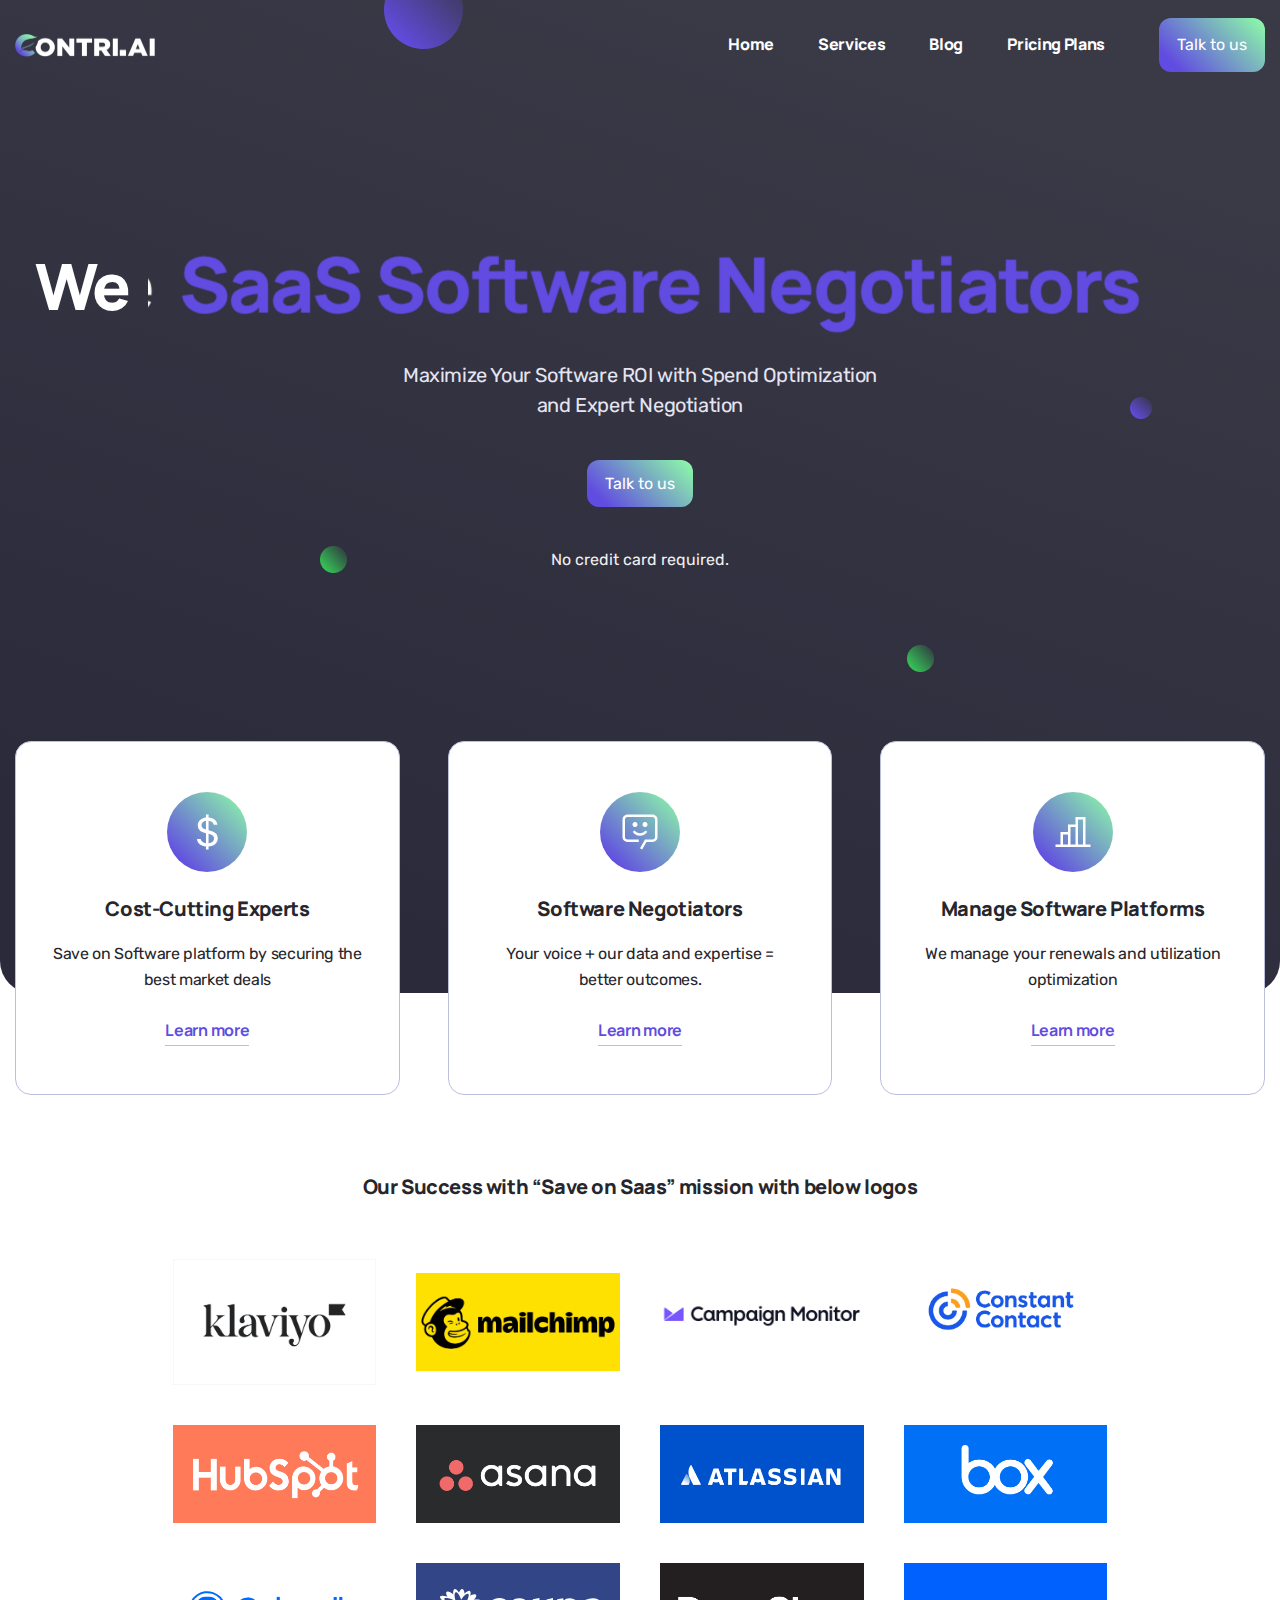
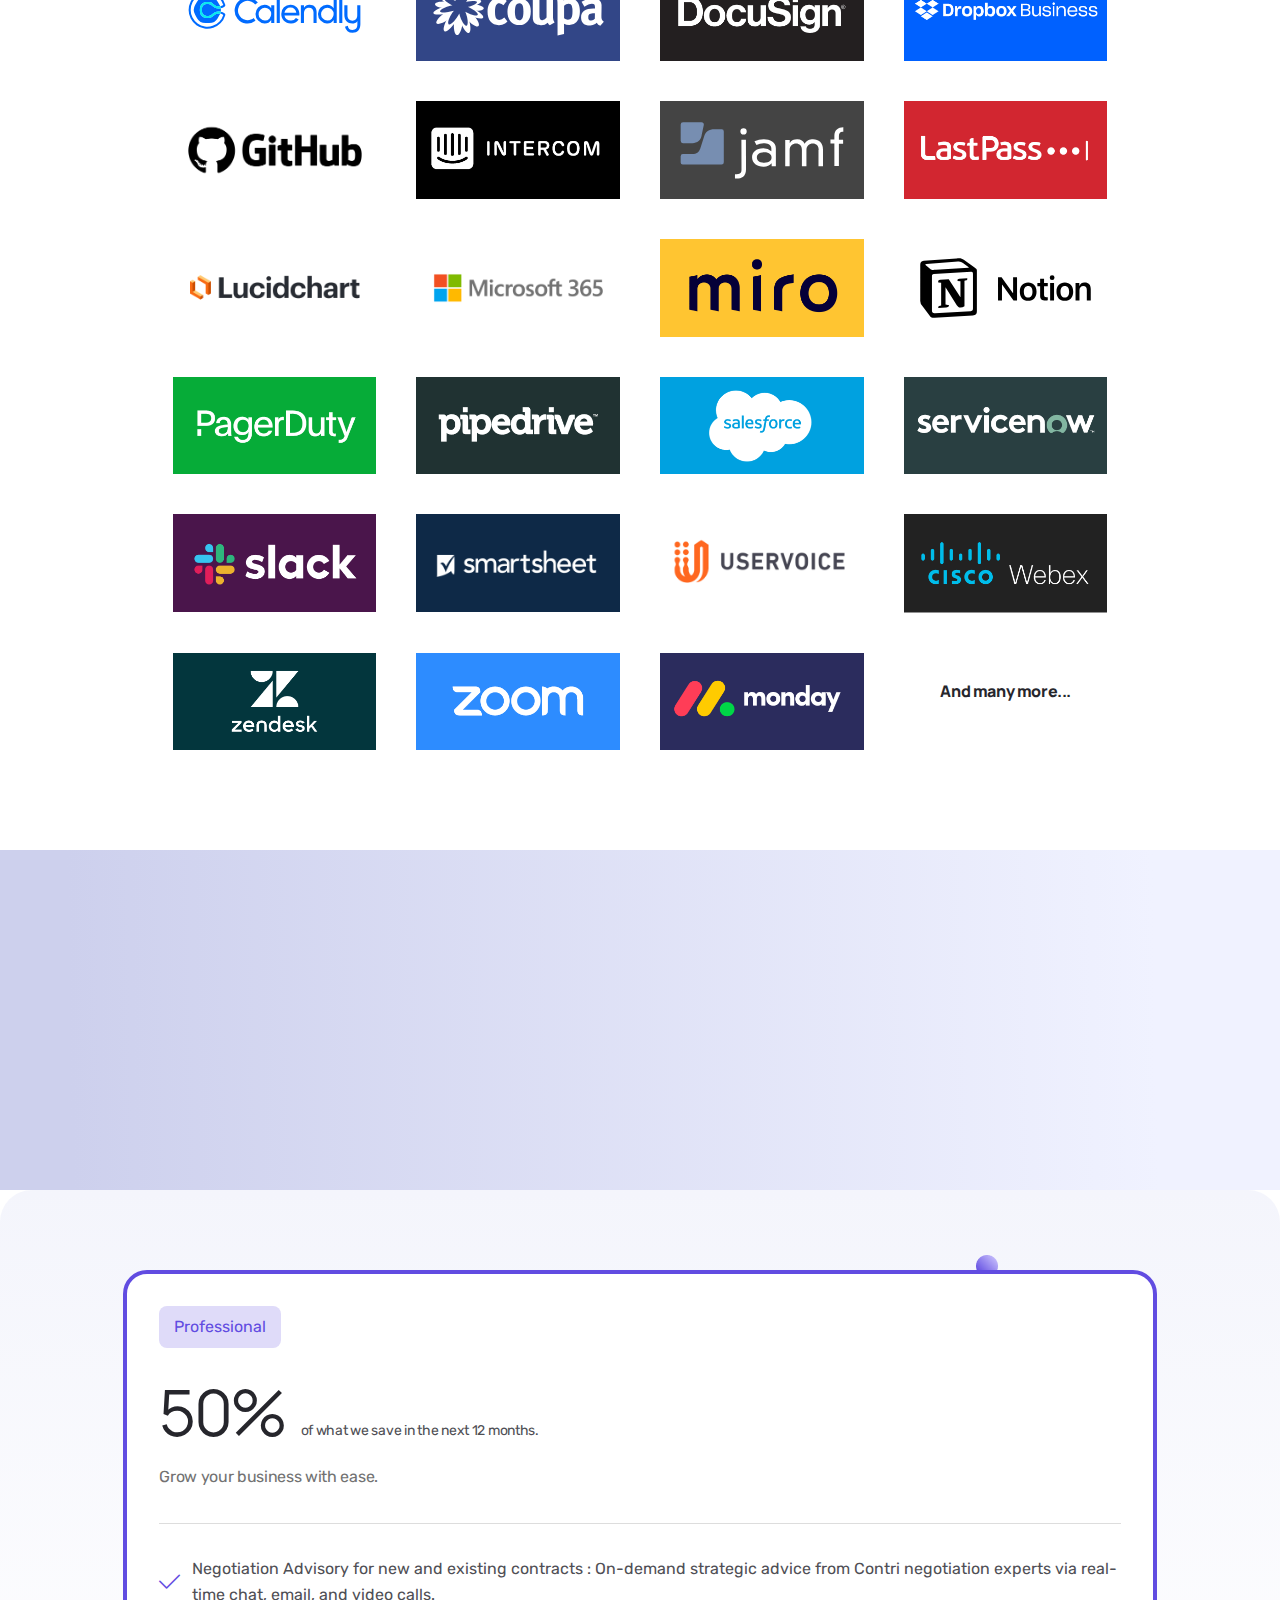
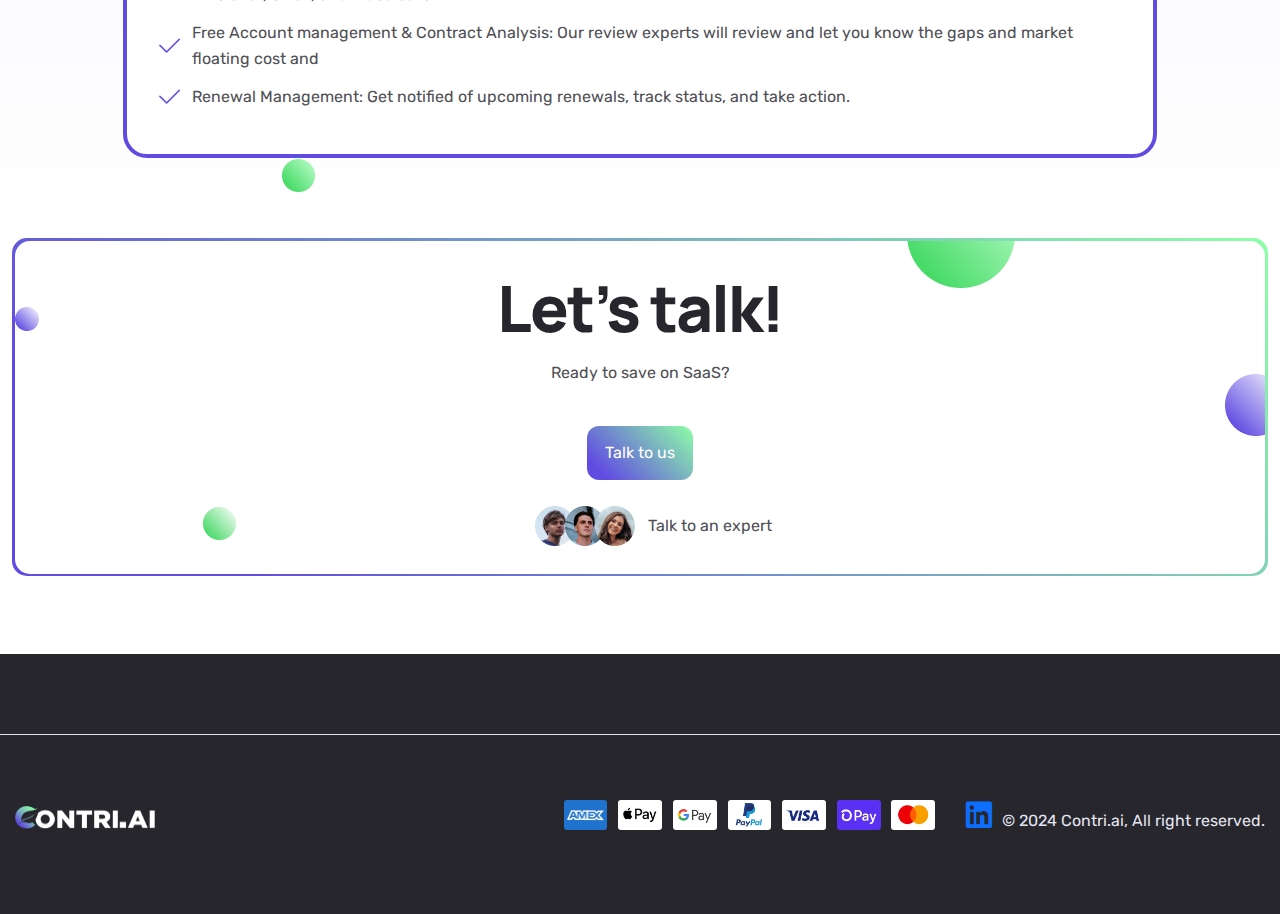
<file: index.html>
<!DOCTYPE html>
<html lang="en">

<head>
    <meta charset="UTF-8">
    <meta name="viewport" content="width=device-width, initial-scale=1.0">
    <!-- Title Tag -->
    

    <!-- Meta Description Tag -->
    <meta name="description" content="We are SaaS Negotiators , We are Cost-Cutting Experts , We manage SaaS Platforms">

    <!-- Meta Keywords Tag (deprecated, not widely used by search engines) -->
    <meta name="keywords" content="contri.ai , contri , contri , Save on Saas ">

    <!-- Canonical Tag (specify the preferred version of a URL) -->
    <link rel="canonical" href="http://www.contri.ai">

    <!-- Robots Meta Tag (control how search engines index your content) -->
    <meta name="robots" content="contri.ai, Save on SaaS">

    <link rel="shortcut icon" type="image/x-icon" href="static/assets/images/logo/ContriFavi.png">
    <title>Contri.ai</title>
    <!-- swiper css -->
    <link rel="stylesheet preload" href="static/assets/css/plugins/swiper.min.css" as="style">
    <!-- magnific popup css -->
    <link rel="stylesheet preload" href="static/assets/css/plugins/magnific-popup.css" as="style">
    <!-- metismenu css -->
    <link rel="stylesheet preload" href="static/assets/css/plugins/metismenu.css" as="style">
    <!-- bootstrap css -->
    <link rel="stylesheet preload" href="static/assets/css/vendor/bootstrap.min.css" as="style">
    <!-- fontawesome css -->
    <link rel="stylesheet preload" href="static/assets/css/plugins/fontawesome.min.css" as="style">
    <!-- Custom css -->
    <link rel="stylesheet preload" href="static/assets/css/style.css" as="style">
    <link rel="stylesheet" href="static/assets/css/mycss.css">
    <script src="/static/assets/js/index.js"></script>

</head>
<script >

    var submitted = false;

</script>
<iframe name="hiddenConfirm" name="hiddenConfirm" style="display: none;" onload="if(submitted){
    console.log('form submitted')
    document.getElementById('load').style.display = 'none';
    document.getElementById('form-info').innerHTML = 'Form submitted successfully!';
    document.getElementById('form-sb').setAttribute('disabled','true');
    }"></iframe>

<body>

    <!-- header three area start -->
    <header class="header-three header--sticky">
        <div class="container">
            <div class="row">
                <div class="col-lg-12">
                    <div class="header-wrapper-main-three">
                        <a href="/" class="logo-area">
                            <img src="static/assets/images/logo/ContriHeader.png" alt="logo" height="55" width="140" >
                        </a>
                        <div class="header-right-area">
                            <nav class="main-nav-area">
                                <ul class="list-unstyled fluxi-desktop-menu">
                                    <li class="menu-item fluxi-has-dropdown">
                                        <a href="./index.html" class="fluxi-dropdown-main-element" id="home">Home</a>
                                        <!-- Start Dropdown Menu -->
                                        
                                        <!-- End Dropdown Menu -->
                                    </li>
                                    <li class="menu-item fluxi-has-dropdown">
                                        <a href="./index.html#services" class="fluxi-dropdown-main-element" id="ser-op">Services</a>
                                        <!-- Start Dropdown Menu -->
                                        
                                        <!-- End Dropdown Menu -->
                                    </li>
                                    <li class="menu-item fluxi-has-dropdown">
                                        <a href="./blog-grid.html" class="fluxi-dropdown-main-element" id="blog">Blog</a>
                                        <!-- Start Dropdown Menu -->
                                        
                                        <!-- End Dropdown Menu -->
                                    </li>
                                    <li class="menu-item fluxi-has-dropdown">
                                        <a href="./index.html#pricing" class="fluxi-dropdown-main-element" id="price">Pricing Plans</a>
                                        <!-- Start Dropdown Menu -->
                                        <!-- <ul class="fluxi-submenu list-unstyled menu-home">
                                            <li class="nav-item"><a class="nav-link page" href="about.html">About</a></li>
                                            <li class="nav-item"><a class="nav-link page" href="team.html">Our Team</a></li>
                                            <li class="nav-item"><a class="nav-link page" href="faq.html">FAQ's</a></li>
                                            <li class="nav-item"><a class="nav-link" href="#">Book a Demo</a></li>
                                            <li class="nav-item"><a class="nav-link" href="free-audit.html">Free Audit</a></li>
                                            <li class="nav-item"><a class="nav-link" id="price" href="#">Pricing Plans</a></li>
                                            <li class="nav-item"><a class="nav-link" href="404.html">404 Page</a></li>
                                        </ul> -->
                                        <!-- End Dropdown Menu -->
                                    </li>
                                    
                                    <!-- <li class="menu-item fluxi-has-dropdown">
                                        <a href="#" class="fluxi-dropdown-main-element">Work</a>
                                        Start Dropdown Menu
                                        <ul class="fluxi-submenu list-unstyled menu-home">
                                            <li class="nav-item"><a class="nav-link page" href="case-studies.html">Case Studies</a></li>
                                            <li class="nav-item"><a class="nav-link" href="single-case-studies.html">Case Studies Details</a></li>
                                        </ul>
                                        End Dropdown Menu
                                    </li> -->
                                    <!-- <li class="menu-item fluxi-has-dropdown">
                                        <a href="#" class="fluxi-dropdown-main-element">Blog</a>
                                        Start Dropdown Menu
                                        <ul class="fluxi-submenu list-unstyled menu-home">
                                            <li class="nav-item"><a class="nav-link page" href="blog.html">Blog</a></li>
                                            <li class="nav-item"><a class="nav-link" href="blog-left-sidebar.html">Blog Left Sidebar</a></li>
                                            <li class="nav-item"><a class="nav-link" href="blog-grid.html">Blog Grid</a></li>
                                            <li class="nav-item"><a class="nav-link" href="blog-grid-2.html">Blog Grid Right Sidebar</a></li>
                                            <li class="nav-item"><a class="nav-link" href="blog-grid-3.html">Blog Grid Left Sidebar</a></li>
                                            <li class="nav-item"><a class="nav-link" href="blog-details.html">Blog Details</a></li>
                                        </ul>
                                        End Dropdown Menu
                                    </li> -->

                                    <!-- <li class="menu-item"><a class="main-element fluxi-dropdown-main-element" href="contact.html">Contact</a></li> -->
                                </ul>
                            </nav>
                            <a href="#" class="rts-btn btn-primary-3" id="contact1">Talk to us</a>
                            <div class="menu-btn" id="menu-btn">

                                <svg width="20" height="16" viewBox="0 0 20 16" fill="none" xmlns="http://www.w3.org/2000/svg">
                                    <rect y="14" width="20" height="2" fill="#FFFFFF"></rect>
                                    <rect y="7" width="20" height="2" fill="#FFFFFF"></rect>
                                    <rect width="20" height="2" fill="#FFFFFF"></rect>
                                </svg>

                            </div>
                        </div>
                    </div>
                </div>
            </div>
        </div>
    </header>
    <!-- header three area end -->

    <div class="banner-three-area-start">
        <div class="container">
            <div class="row">
                <div class="col-lg-12">
                    <div class="banner-wrapper-three-main container">
                        <div class="flip-container">
                            <div class="title we">We&nbsp;</div>
                            
                            <div class="scene">
                                <div class="cube">
                                    <div class="cube_face cube__face--front">
                                        <div class="title" >
                                            are<span class="con">&nbsp;&nbsp;SaaS Software Negotiators</span>
                                        </div>
                                    </div>
                                    <div class="cube_face cube__face--back"></div>
                                    <div class="cube_face cube__face--top">
                                        <div class="title">
                                            are<span class="con">&nbsp;&nbsp;Software Cost-Cutting Experts</span>
                                            
                                        </div>
                                    </div>
                                    <div class="cube_face cube__face--bottom">
                                        <div class="title">
                                            manage<span class="con">&nbsp;&nbsp;SaaS Software Platforms</span>
                                            
                                        </div>
                                    </div>
                                    <div class="cube_face cube__face--left"></div>
                                    <div class="cube_face cube__face--right"></div>
                                </div>
                            </div>
                        </div>
                        <p class="disc">
                            Maximize Your Software ROI with Spend Optimization  <br>
                             and Expert Negotiation
                        </p>
                        <div class="button-area">
                            <!-- <a href="contact.html" class="rts-btn btn-primary-3">Talk to us</a>
                             -->
                            <button id="contact2" class="rts-btn btn-primary-3">Talk to us</button>

                            
                        </div>
                        <span class="bottom">No credit card required.</span>
                    </div>
                </div>
            </div>
        </div>
        <div class="shape-area" >
            <img src="static/assets/images/banner/four-shap/01.png" alt="shape" class="one">
            <img src="static/assets/images/banner/four-shap/02.png" alt="shape" class="two">
            <img src="static/assets/images/banner/four-shap/03.png" alt="shape" class="three">
            <img src="static/assets/images/banner/four-shap/03.png" alt="shape" class="four">
        </div>
    </div>

    <!-- rts service area start -->

    <div class="rts-service-area-start mt-dec-service-p-3 rts-section-gapBottom" id="services" >
        <div class="container">
            <div class="row g-48 justify-content-sm-center justify-content-md-start">
                
                <div class="col-lg-4 col-md-6 col-sm-10">
                    <!-- single service area -->
                    <div class="single-service-primary-3" id="cost">
                        <div class="icon">
                            
                            <svg id="lg" xmlns="http://www.w3.org/2000/svg" width="40" height="40" fill="none" class="bi bi-currency-dollar" viewBox="0 0 16 16">
                                <defs>
                                    <linearGradient id="paint0_linear_769_9532" x1="7.20049" y1="14.5915" x2="7.20049" y2="1.02306" gradientUnits="userSpaceOnUse">
                                        <stop offset="10%" stop-color="#614CE1" />
                                        <stop offset="100%" stop-color="#8DFFA6" />
                                    </linearGradient>
                                </defs>
                                <path d="M4 10.781c.148 1.667 1.513 2.85 3.591 3.003V15h1.043v-1.216c2.27-.179 3.678-1.438 3.678-3.3 0-1.59-.947-2.51-2.956-3.028l-.722-.187V3.467c1.122.11 1.879.714 2.07 1.616h1.47c-.166-1.6-1.54-2.748-3.54-2.875V1H7.591v1.233c-1.939.23-3.27 1.472-3.27 3.156 0 1.454.966 2.483 2.661 2.917l.61.162v4.031c-1.149-.17-1.94-.8-2.131-1.718zm3.391-3.836c-1.043-.263-1.6-.825-1.6-1.616 0-.944.704-1.641 1.8-1.828v3.495l-.2-.05zm1.591 1.872c1.287.323 1.852.859 1.852 1.769 0 1.097-.826 1.828-2.2 1.939V8.73z" fill="url(#paint0_linear_769_9532)" />
                            </svg>
                            
                        </div>
                        <a href="./SoftwareCostCutting.html">
                            <h4 class="title">Cost-Cutting Experts</h4>
                        </a>
                        <p class="disc">Save on Software platform by securing the best market deals</p>
                        <a href="./SoftwareCostCutting.html" class="under-line-btn">Learn more</a>
                    </div>
                    <!-- single service area end -->
                </div>
                <div class="col-lg-4 col-md-6 col-sm-10">
                    <!-- single service area -->
                    <div class="single-service-primary-3 middle">
                        <div class="icon">
                            <svg  xmlns="http://www.w3.org/2000/svg" width="40" height="40" viewBox="0 0 40 40" fill="none">
                                <path fill-rule="evenodd" clip-rule="evenodd" d="M20.0054 36.25L22.1751 37.5L26.4611 30H32.5054C33.162 30.0001 33.8122 29.8709 34.4189 29.6196C35.0256 29.3684 35.5768 29.0001 36.0412 28.5358C36.5055 28.0715 36.8738 27.5202 37.125 26.9136C37.3762 26.3069 37.5055 25.6566 37.5054 25V7.5C37.5056 6.84334 37.3764 6.19307 37.1252 5.58635C36.874 4.97963 36.5057 4.42836 36.0413 3.96403C35.577 3.49969 35.0257 3.1314 34.419 2.8802C33.8123 2.629 33.162 2.4998 32.5054 2.5H7.50537C6.84871 2.4998 6.19844 2.629 5.59172 2.8802C4.985 3.1314 4.43373 3.49969 3.9694 3.96403C3.50507 4.42836 3.13678 4.97963 2.88557 5.58635C2.63437 6.19307 2.50517 6.84334 2.50537 7.5V25C2.50526 25.6566 2.63451 26.3069 2.88574 26.9136C3.13697 27.5202 3.50527 28.0715 3.96958 28.5358C4.4339 29.0001 4.98514 29.3684 5.59182 29.6196C6.1985 29.8709 6.84873 30.0001 7.50537 30H18.7554V27.5H7.50537C7.17691 27.5006 6.85157 27.4363 6.548 27.3108C6.24443 27.1854 5.96861 27.0013 5.73636 26.769C5.5041 26.5368 5.31997 26.2609 5.19453 25.9574C5.06909 25.6538 5.00481 25.3285 5.00537 25V7.5C5.00481 7.17154 5.06909 6.8462 5.19453 6.54263C5.31997 6.23906 5.5041 5.96324 5.73636 5.73099C5.96861 5.49873 6.24443 5.3146 6.548 5.18916C6.85157 5.06372 7.17691 4.99944 7.50537 5H32.5054C32.8338 4.99944 33.1592 5.06372 33.4627 5.18916C33.7663 5.3146 34.0421 5.49873 34.2744 5.73099C34.5066 5.96324 34.6908 6.23906 34.8162 6.54263C34.9416 6.8462 35.0059 7.17154 35.0054 7.5V25C35.0059 25.3285 34.9416 25.6538 34.8162 25.9574C34.6908 26.2609 34.5066 26.5368 34.2744 26.769C34.0421 27.0013 33.7663 27.1854 33.4627 27.3108C33.1592 27.4363 32.8338 27.5006 32.5054 27.5H25.0054L20.0054 36.25ZM15.0054 9.99997C14.5109 9.99997 14.0276 10.1466 13.6164 10.4213C13.2053 10.696 12.8849 11.0864 12.6957 11.5433C12.5065 12.0001 12.4569 12.5027 12.5534 12.9877C12.6499 13.4726 12.888 13.9181 13.2376 14.2677C13.5872 14.6174 14.0327 14.8555 14.5176 14.9519C15.0026 15.0484 15.5053 14.9989 15.9621 14.8097C16.4189 14.6204 16.8093 14.3 17.084 13.8889C17.3587 13.4778 17.5054 12.9944 17.5054 12.5C17.5086 12.1708 17.4462 11.8442 17.3217 11.5394C17.1972 11.2347 17.0132 10.9578 16.7804 10.725C16.5476 10.4922 16.2707 10.3082 15.9659 10.1837C15.6611 10.0592 15.3346 9.99673 15.0054 9.99997ZM23.6164 10.4213C24.0276 10.1466 24.5109 9.99997 25.0054 9.99997C25.3346 9.99673 25.6611 10.0592 25.9659 10.1837C26.2707 10.3082 26.5476 10.4922 26.7804 10.725C27.0132 10.9578 27.1972 11.2347 27.3217 11.5394C27.4462 11.8442 27.5086 12.1708 27.5054 12.5C27.5054 12.9944 27.3587 13.4778 27.084 13.8889C26.8093 14.3 26.4189 14.6204 25.9621 14.8097C25.5053 14.9989 25.0026 15.0484 24.5176 14.9519C24.0327 14.8555 23.5872 14.6174 23.2376 14.2677C22.888 13.9181 22.6499 13.4726 22.5534 12.9877C22.4569 12.5027 22.5065 12.0001 22.6957 11.5433C22.8849 11.0864 23.2053 10.696 23.6164 10.4213ZM15.8675 22.7122C17.1399 23.3947 18.5615 23.7512 20.0054 23.75C21.4492 23.7512 22.8708 23.3947 24.1432 22.7122C25.4155 22.0297 26.499 21.0426 27.2966 19.8391L25.2141 18.4549C24.6439 19.3144 23.8699 20.0194 22.961 20.5071C22.0522 20.9948 21.0368 21.25 20.0054 21.25C18.9739 21.25 17.9585 20.9948 17.0497 20.5071C16.1409 20.0194 15.3668 19.3144 14.7966 18.4549L12.7141 19.8391C13.5118 21.0426 14.5952 22.0297 15.8675 22.7122Z" fill="url(#paint0_linear_769_9532)"></path>
                                <defs>
                                    <linearGradient id="paint0_linear_769_9532" x1="7.20049" y1="32.5915" x2="37.5054" y2="2.5" gradientUnits="userSpaceOnUse">
                                        <stop offset="10%" stop-color="#614CE1"></stop>
                                        <stop offset="1" stop-color="#8DFFA6"></stop>
                                    </linearGradient>
                                </defs>
                            </svg>
                        </div>
                        <a href="./SaaSSoftwareNegotiation.html">
                            <h4 class="title">Software Negotiators</h4>
                        </a>
                        <p class="disc">Your voice + our data and expertise = better outcomes.</p>
                        <a href="./SaaSSoftwareNegotiation.html" class="under-line-btn">Learn more</a>
                    </div>
                    <!-- single service area end -->
                </div>
                <div class="col-lg-4 col-md-6 col-sm-10">
                    <!-- single service area -->
                    <div class="single-service-primary-3">
                        <div class="icon">
                            <svg xmlns="http://www.w3.org/2000/svg" width="40" height="40" viewBox="0 0 40 40" fill="none">
                                <path d="M32.5054 32.5V5H22.5054V12.5H15.0054V20H7.50537V32.5H2.50537V35H37.5054V32.5H32.5054ZM10.0054 32.5V22.5H15.0054V32.5H10.0054ZM17.5054 32.5V15H22.5054V32.5H17.5054ZM25.0054 32.5V7.5H30.0054V32.5H25.0054Z" fill="url(#paint0_linear_769_11123)" />
                                <defs>
                                    <linearGradient id="paint0_linear_769_11123" x1="7.20049" y1="30.7927" x2="32.8983" y2="1.02306" gradientUnits="userSpaceOnUse">
                                        <stop offset="10%" stop-color="#614CE1" />
                                        <stop offset="1" stop-color="#8DFFA6" />
                                    </linearGradient>
                                </defs>
                            </svg>
                        </div>
                        <a href="">
                            <h4 class="title">Manage Software Platforms</h4>
                        </a>
                        <p class="disc">We manage your renewals and utilization optimization</p>
                        <a href="" class="under-line-btn">Learn more</a>
                    </div>
                    <!-- single service area end -->
                </div>
            </div>
        </div>
    </div>
    <!-- rts service area end -->

    <div class="brand-area-start title-three-brand-wrapper rts-section-gapBottom com-container">
        <div class="container">
            <div class="row">
                <div class="col-lg-12">
                    <p class="title">Our Success with “Save on Saas” mission with below logos </p>
                    <div class="brand-area-main-wrapper-two pad-free">

                        <div class="container com-container">
                            <!-- <p class="title" ></p> -->
                            <div class="row  companies">
                                <div class="col-6 col-md-3">
                                    <img src="./static/assets/images/companySaaS/klaviyo.png" alt="klaviyo">
                                </div>
                                <div class="col-6 col-md-3 mailchimp">
                                    <img  src="./static/assets/images/companySaaS/mailchimp.jpg" alt="mailchimp">
                                </div>
                                <div class="col-6 col-md-3">
                                    <img src="./static/assets/images/companySaaS/campaign-monitor.png" alt="campaign-monitor">
                                </div>
                                <div class="col-6 col-md-3">
                                    <img src="./static/assets/images/companySaaS/constant-contact.webp" alt="constant-contact">
                                </div>
                                <div class="col-6 col-md-3">
                                    <img src="./static/assets/images/companySaaS/hubspot.png" alt="hubspot">
                                </div>


                                <div class="col-6 col-md-3">
                                    <img src="./static/assets/images/companySaaS/asana.png" alt="Asana">
                                </div>
                                <div class="col-6 col-md-3">
                                    <img src="./static/assets/images/companySaaS/atlassian.png" alt="Atlassian">
                                </div>
                                <div class="col-6 col-md-3">
                                    <img src="./static/assets/images/companySaaS/box.png" alt="box">
                                </div>
                                <div class="col-6 col-md-3">
                                    <img src="./static/assets/images/companySaaS/calendly.svg" alt="Calendly">
                                </div>
                                <div class="col-6 col-md-3">
                                    <img src="./static/assets/images/companySaaS/coupa.svg" alt="Coupa">
                                </div>
                                <div class="col-6 col-md-3">
                                    <img src="./static/assets/images/companySaaS/docuSign.png" alt="DocuSign">
                                </div>
                                <div class="col-6 col-md-3">
                                    <img src="./static/assets/images/companySaaS/dropbox.png" alt="Dropbox">
                                </div>
                                <div class="col-6 col-md-3">
                                    <img src="./static/assets/images/companySaaS/github.png" alt="github">
                                </div>
                                <!-- <div class="col-6 col-md-3">
                                    <img src="./static/assets/images/companySaaS/hubspot.png" alt="hubspot">
                                </div> -->
                                <div class="col-6 col-md-3">
                                    <img src="./static/assets/images/companySaaS/intercom.png" alt="intercom">
                                </div>
                                <div class="col-6 col-md-3">
                                    <img src="./static/assets/images/companySaaS/jamf.svg" alt="jamf">
                                </div>
                                <div class="col-6 col-md-3">
                                    <img src="./static/assets/images/companySaaS/lastpass.png" alt="latepass">
                                </div>
                                <div class="col-6 col-md-3">
                                    <img src="./static/assets/images/companySaaS/lucidchart.png" alt="lucidchart">
                                </div>
                                <div class="col-6 col-md-3">
                                    <img src="./static/assets/images/companySaaS/microsoft.png" alt="microsoft-365">
                                </div>
                                <div class="col-6 col-md-3">
                                    <img src="./static/assets/images/companySaaS/miro.png" alt="miro">
                                </div>
                                <div class="col-6 col-md-3">
                                    <img src="./static/assets/images/companySaaS/notion.svg" alt="notion">
                                </div>
                                <div class="col-6 col-md-3">
                                    <img src="./static/assets/images/companySaaS/pagerduty.png" alt="pagerduty">
                                </div>
                                <div class="col-6 col-md-3">
                                    <img src="./static/assets/images/companySaaS/pipedrive.png" alt="pipedrive">
                                </div>
                                <div class="col-6 col-md-3">
                                    <img src="./static/assets/images/companySaaS/salesforce.png " alt="salesforce">
                                </div>
                                <div class="col-6 col-md-3">
                                    <img src="./static/assets/images/companySaaS/servicenow.png" alt="servicenow">
                                </div>
                                <div class="col-6 col-md-3">
                                    <img src="./static/assets/images/companySaaS/slack.png" alt="slack">
                                </div>
                                <div class="col-6 col-md-3">
                                    <img src="./static/assets/images/companySaaS/smartsheet.png" alt="smartsheet">
                                </div>
                                <div class="col-6 col-md-3">
                                    <img src="./static/assets/images/companySaaS/uservoice.png" alt="uservoice">
                                </div>
                                <div class="col-6 col-md-3">
                                    <img src="./static/assets/images/companySaaS/cisco.png" alt="ciscowebex">
                                </div>
                                <div class="col-6 col-md-3">
                                    <img src="./static/assets/images/companySaaS/zendesk.png" alt="zendesk">
                                </div>
                                <div class="col-6 col-md-3">
                                    <img src="./static/assets/images/companySaaS/zoom.png" alt="zoom">
                                </div>
                                <div class="col-6 col-md-3">
                                    <img src="./static/assets/images/companySaaS/monday.png" alt="monday">
                                </div>
                                <div class="col-6 col-md-3 many-more">
                                    <h5 class="title">And many more...</h5>
                                </div>
                            </div>
                            
                            <!-- <div class="row  companies">
                                <div class="col-6 col-sm-3">
                                    <img src="./static/assets/images/company/Coupa.png" alt="Coupa">
                                </div>
                                <div class="col-6 col-sm-3">
                                    <img src="./static/assets/images/company/docuSign.webp" alt="DocuSign">
                                </div>
                                <div class="col-6 col-sm-3">
                                    <img src="./static/assets/images/company/dropbox.jpg" alt="Dropbox">
                                </div>
                                <div class="col-6 col-sm-3">
                                    <img src="./static/assets/images/company/github.png" alt="github">
                                </div>
                            </div>
                            
                            <div class="row  companies">
                                <div class="col-6 col-sm-3">
                                    <img src="./static/assets/images/company/hubspot.png" alt="hubspot">
                                </div>
                                <div class="col-6 col-sm-3">
                                    <img src="./static/assets/images/company/intercom.png" alt="intercom">
                                </div>
                                <div class="col-6 col-sm-3">
                                    <img src="./static/assets/images/company/jamf.jpg" alt="jamf">
                                </div>
                                <div class="col-6 col-sm-3">
                                    <img src="./static/assets/images/company/latepass.png" alt="latepass">
                                </div>
                            </div>
                            
                            <div class="row  companies">
                                <div class="col-6 col-sm-3">
                                    <img src="./static/assets/images/company/lucidchart.png" alt="lucidchart">
                                </div>
                                <div class="col-6 col-sm-3">
                                    <img src="./static/assets/images/company/microsoft-365.jpg" alt="microsoft-365">
                                </div>
                                <div class="col-6 col-sm-3">
                                    <img src="./static/assets/images/company/miro.png" alt="miro">
                                </div>
                                <div class="col-6 col-sm-3">
                                    <img src="./static/assets/images/company/notion.jpg" alt="notion">
                                </div>
                            </div> -->
                        </div>

                        
                    </div>
                </div>
            </div>
        </div>
    </div>

    <!-- contact banner area srart -->
    <div class="contact-banner-area-start faq rts-section-gap" id="pricing">
        <div class="container">
            <div class="row">
                <div class="col-lg-12">
                    <!-- banner main inner contact areas start -->
                    <div class="banner-inner-area-contact-inner">
                        <h1 class="title skew-up-2">Take a tour of our <br><span>Pricing Plans</span></h1>
                        <!-- <p class="disc"> Amettempor ornare a nunc mauris. Arcu dui ut ultrices nunc mattis vitae.
                            Aliquam pulvinar libero iaculis iaculis nullam urna.</p> -->
                    </div>
                    <!-- banner main inner contact areas end -->
                </div>
            </div>
        </div>
    </div>
    <!-- contact banner area end -->


    <!-- rts pricing area srart -->
    <div class="rtws-pricing-area-start-two rts-section-gap bg-light-border-radious" id="pricing">
        <div class="container">
            <div class="row g-48 mt--0 justify-content-center">
                
                <div class="col-12 col-sm-10 mt--0">
                    <!-- single pricing area start -->
                    <div class="single-pricing-area-two professional-place">
                        <div class="head-pricing">
                            <span class="plane_name">Professional</span>
                            <div class="doller-area">
                                <h2 class="title">50%</h2>
                                <span class="time">of what we save in the next 12 months.</span>
                            </div>
                            <p>Grow your business with ease.</p>
                        </div>
                        <div class="body">
                            <div class="single-check">
                                <i class="fa-regular fa-check"></i>
                                <p>Negotiation Advisory for new and existing contracts : On-demand strategic advice from Contri negotiation experts via real-time chat, email, and video calls.</p>
                            </div>
                            <div class="single-check">
                                <i class="fa-regular fa-check"></i>
                                <p>Free Account management & Contract Analysis: Our review experts will review and let you know the gaps and market floating cost and </p>
                            </div>
                            <div class="single-check">
                                <i class="fa-regular fa-check"></i>
                                <p>Renewal Management: Get notified of upcoming renewals, track status, and take action.</p>
                            </div>
                            <!-- <div class="single-check">
                                <i class="fa-regular fa-check"></i>
                                <p>Content strategy</p>
                            </div>
                            <div class="single-check">
                                <i class="fa-regular fa-check"></i>
                                <p>Premium consulting</p>
                            </div> -->
                        </div>
                        <!-- <div class="footer">
                            <a href="#" class="rts-btn btn-primary-2">Try for Free</a>
                            <p>$999 billed annually. Save $189.</p>
                        </div> -->
                    </div>
                    <!-- single pricing area end -->
                </div>
                
            </div>
        </div>
        <div class="shape-area">
            <img src="static/assets/images/testimonials/shape/12.png" alt="shape" class="one">
            <img src="static/assets/images/testimonials/shape/13.png" alt="shape" class="two">
            <img src="static/assets/images/testimonials/shape/14.png" alt="shape" class="three">
        </div>
    </div>
    <!-- rts pricing area end -->


    <!-- contact form start -->
   
    <!-- contact form end  -->
    <!-- rts service area start -->
    
    <!-- rts service area end -->


    <!-- rts-preduct area start -->
    
    <!-- rts-preduct area start end -->

    <!-- rts fun facts area start -->
    
    <!-- rts fun facts area end -->

    <!-- rts testimonials area start -->
    <!-- <div class="rts-testimonials-area-three rts-section-gap bg-dark-p radious-4-side">
        <div class="container">
            <div class="row">
                <div class="col-lg-12">
                    <div class="title-style-one-center">
                        <span class="pre skew-up">Testimonials and feedbacks</span>
                        <h2 class="title skew-up">What our clients said.</h2>
                    </div>
                </div>
            </div>
            <div class="row mt--60">
                <div class="col-lg-12">
                    testimonials area wrapper home three
                    <div class="testimonials-area-three-wrappr">
                        <div class="swiper mySwiper-testimonials-3">
                            <div class="swiper-wrapper">
                                <div class="swiper-slide">
                                    single 
                                    <div class="single-testimonisl-three">
                                        <div class="icon">
                                            <svg xmlns="http://www.w3.org/2000/svg" width="49" height="48" viewBox="0 0 49 48" fill="none">
                                                <path fill-rule="evenodd" clip-rule="evenodd" d="M39.335 25.5L30.5 25.5C29.7044 25.5 28.9413 25.1839 28.3787 24.6213C27.8161 24.0587 27.5 23.2956 27.5 22.5L27.5 13.5C27.5 12.7044 27.8161 11.9413 28.3787 11.3787C28.9413 10.8161 29.7044 10.5 30.5 10.5L39.5 10.5C40.2957 10.5 41.0587 10.8161 41.6213 11.3787C42.1839 11.9413 42.5 12.7044 42.5 13.5L42.5 23.475C42.4991 26.1909 41.8278 28.8647 40.5456 31.2589C39.2634 33.6532 37.4101 35.6939 35.15 37.2L32.465 39L30.815 36.51L33.5 34.71C35.0595 33.6649 36.3839 32.3061 37.3886 30.7203C38.3933 29.1344 39.0562 27.3565 39.335 25.5ZM18.335 25.5L9.5 25.5C8.70435 25.5 7.94129 25.1839 7.37868 24.6213C6.81607 24.0587 6.5 23.2956 6.5 22.5L6.5 13.5C6.5 12.7043 6.81607 11.9413 7.37868 11.3787C7.94129 10.8161 8.70435 10.5 9.5 10.5L18.5 10.5C19.2957 10.5 20.0587 10.8161 20.6213 11.3787C21.1839 11.9413 21.5 12.7043 21.5 13.5L21.5 23.475C21.4991 26.1909 20.8278 28.8647 19.5456 31.2589C18.2634 33.6532 16.4101 35.6939 14.15 37.2L11.45 39L9.815 36.51L12.5 34.71C14.0595 33.6649 15.3839 32.3061 16.3886 30.7202C17.3933 29.1344 18.0562 27.3565 18.335 25.5Z" fill="url(#paint0_linear_826_6192)" />
                                                <defs>
                                                    <linearGradient id="paint0_linear_826_6192" x1="40.4273" y1="10.5" x2="9.28026" y2="11.4899" gradientUnits="userSpaceOnUse">
                                                        <stop offset="10%" stop-color="#CDD0ED" />
                                                        <stop offset="1" stop-color="#F0F2FF" />
                                                    </linearGradient>
                                                </defs>
                                            </svg>
                                        </div>
                                        <p class="disc">
                                            “I don’t see anyone else in this space providing the level of insight brings to the table. They understand data beyond the vanity metrics often provided – true impactful results.”
                                        </p>
                                        <div class="author">
                                            <h6 class="name">Kevin Smith</h6>
                                            <p class="disc">
                                                Merchandising Market Manager
                                            </p>
                                            <div class="author-img">
                                                <img src="static/assets/images/testimonials/avatars/01.png" alt="">
                                            </div>
                                        </div>
                                    </div>
                                    single end
                                </div>
                                <div class="swiper-slide">
                                    single 
                                    <div class="single-testimonisl-three">
                                        <div class="icon">
                                            <svg xmlns="http://www.w3.org/2000/svg" width="49" height="48" viewBox="0 0 49 48" fill="none">
                                                <path fill-rule="evenodd" clip-rule="evenodd" d="M39.335 25.5L30.5 25.5C29.7044 25.5 28.9413 25.1839 28.3787 24.6213C27.8161 24.0587 27.5 23.2956 27.5 22.5L27.5 13.5C27.5 12.7044 27.8161 11.9413 28.3787 11.3787C28.9413 10.8161 29.7044 10.5 30.5 10.5L39.5 10.5C40.2957 10.5 41.0587 10.8161 41.6213 11.3787C42.1839 11.9413 42.5 12.7044 42.5 13.5L42.5 23.475C42.4991 26.1909 41.8278 28.8647 40.5456 31.2589C39.2634 33.6532 37.4101 35.6939 35.15 37.2L32.465 39L30.815 36.51L33.5 34.71C35.0595 33.6649 36.3839 32.3061 37.3886 30.7203C38.3933 29.1344 39.0562 27.3565 39.335 25.5ZM18.335 25.5L9.5 25.5C8.70435 25.5 7.94129 25.1839 7.37868 24.6213C6.81607 24.0587 6.5 23.2956 6.5 22.5L6.5 13.5C6.5 12.7043 6.81607 11.9413 7.37868 11.3787C7.94129 10.8161 8.70435 10.5 9.5 10.5L18.5 10.5C19.2957 10.5 20.0587 10.8161 20.6213 11.3787C21.1839 11.9413 21.5 12.7043 21.5 13.5L21.5 23.475C21.4991 26.1909 20.8278 28.8647 19.5456 31.2589C18.2634 33.6532 16.4101 35.6939 14.15 37.2L11.45 39L9.815 36.51L12.5 34.71C14.0595 33.6649 15.3839 32.3061 16.3886 30.7202C17.3933 29.1344 18.0562 27.3565 18.335 25.5Z" fill="url(#paint0_linear_826_6192)" />
                                                <defs>
                                                    <linearGradient id="paint0_linear_826_6193" x1="40.4273" y1="10.5" x2="9.28026" y2="11.4899" gradientUnits="userSpaceOnUse">
                                                        <stop offset="10%" stop-color="#CDD0ED" />
                                                        <stop offset="1" stop-color="#F0F2FF" />
                                                    </linearGradient>
                                                </defs>
                                            </svg>
                                        </div>
                                        <p class="disc">
                                            It’s like having a superpower! I’ve tried almost every alternative and competitor and haven’t found anything quite as easy to use as Fluxi.
                                        </p>
                                        <div class="author">
                                            <h6 class="name">Kevin Smith</h6>
                                            <p class="disc">
                                                Merchandising Market Manager
                                            </p>
                                            <div class="author-img">
                                                <img src="static/assets/images/testimonials/avatars/04.png" alt="">
                                            </div>
                                        </div>
                                    </div>
                                    single end
                                </div>
                                <div class="swiper-slide">
                                    single 
                                    <div class="single-testimonisl-three">
                                        <div class="icon">
                                            <svg xmlns="http://www.w3.org/2000/svg" width="49" height="48" viewBox="0 0 49 48" fill="none">
                                                <path fill-rule="evenodd" clip-rule="evenodd" d="M39.335 25.5L30.5 25.5C29.7044 25.5 28.9413 25.1839 28.3787 24.6213C27.8161 24.0587 27.5 23.2956 27.5 22.5L27.5 13.5C27.5 12.7044 27.8161 11.9413 28.3787 11.3787C28.9413 10.8161 29.7044 10.5 30.5 10.5L39.5 10.5C40.2957 10.5 41.0587 10.8161 41.6213 11.3787C42.1839 11.9413 42.5 12.7044 42.5 13.5L42.5 23.475C42.4991 26.1909 41.8278 28.8647 40.5456 31.2589C39.2634 33.6532 37.4101 35.6939 35.15 37.2L32.465 39L30.815 36.51L33.5 34.71C35.0595 33.6649 36.3839 32.3061 37.3886 30.7203C38.3933 29.1344 39.0562 27.3565 39.335 25.5ZM18.335 25.5L9.5 25.5C8.70435 25.5 7.94129 25.1839 7.37868 24.6213C6.81607 24.0587 6.5 23.2956 6.5 22.5L6.5 13.5C6.5 12.7043 6.81607 11.9413 7.37868 11.3787C7.94129 10.8161 8.70435 10.5 9.5 10.5L18.5 10.5C19.2957 10.5 20.0587 10.8161 20.6213 11.3787C21.1839 11.9413 21.5 12.7043 21.5 13.5L21.5 23.475C21.4991 26.1909 20.8278 28.8647 19.5456 31.2589C18.2634 33.6532 16.4101 35.6939 14.15 37.2L11.45 39L9.815 36.51L12.5 34.71C14.0595 33.6649 15.3839 32.3061 16.3886 30.7202C17.3933 29.1344 18.0562 27.3565 18.335 25.5Z" fill="url(#paint0_linear_826_6192)" />
                                                <defs>
                                                    <linearGradient id="paint0_linear_826_6194" x1="40.4273" y1="10.5" x2="9.28026" y2="11.4899" gradientUnits="userSpaceOnUse">
                                                        <stop offset="10%" stop-color="#CDD0ED" />
                                                        <stop offset="1" stop-color="#F0F2FF" />
                                                    </linearGradient>
                                                </defs>
                                            </svg>
                                        </div>
                                        <p class="disc">
                                            By using Fluxi, we've gotten so much of our time back that we're now able to put towards things that are actually helping our company as opposed to just throwing content out there.
                                        </p>
                                        <div class="author">
                                            <h6 class="name">Kevin Smith</h6>
                                            <p class="disc">
                                                Merchandising Market Manager
                                            </p>
                                            <div class="author-img">
                                                <img src="static/assets/images/testimonials/avatars/03.png" alt="">
                                            </div>
                                        </div>
                                    </div>
                                    single end
                                </div>
                            </div>
                            <div class="swiper-button-next"></div>
                            <div class="swiper-button-prev"></div>
                        </div>

                    </div>
                    testimonials area wrapper home three end
                </div>
            </div>
            <div class="row">
                <div class="col-lg-12">
                    <div class="button-text-bottom-area-pricing text-center">
                        <a href="#" class="rts-btn btn-primary-gradient-border arrow-rotate">View all feedbacks <i class="fa-light fa-arrow-right"></i></a>
                    </div>
                </div>
            </div>
            <div class="shape-area">
                <img src="static/assets/images/service/shape/04.png" alt="service" class="one">
                <img src="static/assets/images/service/shape/06.png" alt="service" class="two">
                <img src="static/assets/images/service/shape/06.png" alt="service" class="three">
                <img src="static/assets/images/service/shape/04.png" alt="service" class="four">
            </div>
        </div>
    </div> -->
    <!-- rts testimonials area end -->

    <!-- rts faq section area start -->
    <!-- <div class="rts-faq-area-full-container style-three pt--160 pb--80">
        <div class="container">
            <div class="row">
                <div class="col-lg-12">
                    <div class="faq-area-start">
                        <div class="title-style-one-center">
                            <span class="pre skew-up">Our FAQ</span>
                            <h2 class="title skew-up">Frequently asked questions</h2>
                        </div>
                    </div>
                </div>
            </div>
            <div class="row mt--20">
                <div class="col-lg-12">
                    <div class="accordion-faq-area-border-bottom-style">
                        <div class="accordion" id="accordionExample">
                            <div class="accordion-item">
                                <h2 class="accordion-header" id="headingOne">
                                    <button class="accordion-button" type="button" data-bs-toggle="collapse" data-bs-target="#collapseOne" aria-expanded="true" aria-controls="collapseOne">
                                        What are your core services as a UX design and branding firm?
                                    </button>
                                </h2>
                                <div id="collapseOne" class="accordion-collapse collapse show" aria-labelledby="headingOne" data-bs-parent="#accordionExample">
                                    <div class="accordion-body">
                                        <p class="disc">
                                            However, our passion for branding and the demand from our clients led us to expand our offering to provide full-service brand design practice and web design and development of marketing websites.
                                        </p>
                                        <p class="disc">
                                            Today, our projects encompass a wide range, from building new products and defining brands to revitalizing existing mobile apps, websites, and enterprise software. We specialize in crafting digital products that wholeheartedly embody the brand's personality and deliver delightful experiences to your customers.
                                        </p>
                                    </div>
                                </div>
                            </div>
                            <div class="accordion-item">
                                <h2 class="accordion-header" id="headingTwo">
                                    <button class="accordion-button collapsed" type="button" data-bs-toggle="collapse" data-bs-target="#collapseTwo" aria-expanded="false" aria-controls="collapseTwo">
                                        Do you work with clients in different timezones?
                                    </button>
                                </h2>
                                <div id="collapseTwo" class="accordion-collapse collapse" aria-labelledby="headingTwo" data-bs-parent="#accordionExample">
                                    <div class="accordion-body">
                                        <p class="disc">
                                            However, our passion for branding and the demand from our clients led us to expand our offering to provide full-service brand design practice and web design and development of marketing websites.
                                        </p>
                                        <p class="disc">
                                            Today, our projects encompass a wide range, from building new products and defining brands to revitalizing existing mobile apps, websites, and enterprise software. We specialize in crafting digital products that wholeheartedly embody the brand's personality and deliver delightful experiences to your customers.
                                        </p>
                                    </div>
                                </div>
                            </div>
                            <div class="accordion-item">
                                <h2 class="accordion-header" id="headingThree">
                                    <button class="accordion-button collapsed" type="button" data-bs-toggle="collapse" data-bs-target="#collapseThree" aria-expanded="false" aria-controls="collapseThree">
                                        What separates you from other branding and web design agencies?
                                    </button>
                                </h2>
                                <div id="collapseThree" class="accordion-collapse collapse" aria-labelledby="headingThree" data-bs-parent="#accordionExample">
                                    <div class="accordion-body">
                                        <p class="disc">
                                            However, our passion for branding and the demand from our clients led us to expand our offering to provide full-service brand design practice and web design and development of marketing websites.
                                        </p>
                                        <p class="disc">
                                            Today, our projects encompass a wide range, from building new products and defining brands to revitalizing existing mobile apps, websites, and enterprise software. We specialize in crafting digital products that wholeheartedly embody the brand's personality and deliver delightful experiences to your customers.
                                        </p>
                                    </div>
                                </div>
                            </div>
                            <div class="accordion-item">
                                <h2 class="accordion-header" id="headingFour">
                                    <button class="accordion-button collapsed" type="button" data-bs-toggle="collapse" data-bs-target="#collapseFour" aria-expanded="false" aria-controls="collapseFour">
                                        How much does hiring you for a design project cost?
                                    </button>
                                </h2>
                                <div id="collapseFour" class="accordion-collapse collapse" aria-labelledby="headingFour" data-bs-parent="#accordionExample">
                                    <div class="accordion-body">
                                        <p class="disc">
                                            However, our passion for branding and the demand from our clients led us to expand our offering to provide full-service brand design practice and web design and development of marketing websites.
                                        </p>
                                        <p class="disc">
                                            Today, our projects encompass a wide range, from building new products and defining brands to revitalizing existing mobile apps, websites, and enterprise software. We specialize in crafting digital products that wholeheartedly embody the brand's personality and deliver delightful experiences to your customers.
                                        </p>
                                    </div>
                                </div>
                            </div>
                            <div class="accordion-item">
                                <h2 class="accordion-header" id="headingFive">
                                    <button class="accordion-button collapsed" type="button" data-bs-toggle="collapse" data-bs-target="#collapseFive" aria-expanded="false" aria-controls="collapseFive">
                                        Do you work with startups?
                                    </button>
                                </h2>
                                <div id="collapseFive" class="accordion-collapse collapse" aria-labelledby="headingFive" data-bs-parent="#accordionExample">
                                    <div class="accordion-body">
                                        <p class="disc">
                                            However, our passion for branding and the demand from our clients led us to expand our offering to provide full-service brand design practice and web design and development of marketing websites.
                                        </p>
                                        <p class="disc">
                                            Today, our projects encompass a wide range, from building new products and defining brands to revitalizing existing mobile apps, websites, and enterprise software. We specialize in crafting digital products that wholeheartedly embody the brand's personality and deliver delightful experiences to your customers.
                                        </p>
                                    </div>
                                </div>
                            </div>
                            <div class="accordion-item">
                                <h2 class="accordion-header" id="headingSix">
                                    <button class="accordion-button collapsed" type="button" data-bs-toggle="collapse" data-bs-target="#collapseSix" aria-expanded="false" aria-controls="collapseSix">
                                        Can you help us redesign our B2B/enterprise software?
                                    </button>
                                </h2>
                                <div id="collapseSix" class="accordion-collapse collapse" aria-labelledby="headingSix" data-bs-parent="#accordionExample">
                                    <div class="accordion-body">
                                        <p class="disc">
                                            However, our passion for branding and the demand from our clients led us to expand our offering to provide full-service brand design practice and web design and development of marketing websites.
                                        </p>
                                        <p class="disc">
                                            Today, our projects encompass a wide range, from building new products and defining brands to revitalizing existing mobile apps, websites, and enterprise software. We specialize in crafting digital products that wholeheartedly embody the brand's personality and deliver delightful experiences to your customers.
                                        </p>
                                    </div>
                                </div>
                            </div>
                        </div>
                    </div>
                </div>
            </div>
        </div>
        <div class="shape-area">
            <img src="static/assets/images/faq/shape/02.png" alt="sahpe" class="one">
            <img src="static/assets/images/faq/shape/01.png" alt="sahpe" class="two">
            <img src="static/assets/images/faq/shape/03.png" alt="sahpe" class="three">
        </div>
    </div> -->
    <!-- rts faq section area end -->

    <!-- rts cta area start -->
    <div class="rts-cta-area-start area-3 rts-section-gapBottom">
        <div class="container">
            <div class="row">
                <div class="col-lg-12">
                    <div class="cta-main-wrapper-style-box">
                        <h2 class="title">Let’s talk!</h2>
                        <p class="disc">Ready to save on SaaS?</p>
                        <a href="#" class="rts-btn btn-primary-3" id="contact3">Talk to us</a>
                        <div class="expart-team-small-thumb">
                            <div class="small-team-aera">
                                <a href="#"><img src="static/assets/images/subscribtion/small-team/01.png" alt="team"></a>
                                <a href="#"><img class="two" src="static/assets/images/subscribtion/small-team/02.png" alt="team"></a>
                                <a href="#"><img class="three" src="static/assets/images/subscribtion/small-team/03.png" alt="team"></a>
                            </div>
                            <p>Talk to an expert</p>
                        </div>
                        <div class="shape-area">
                            <img src="static/assets/images/service/shape/02.png" alt="sahpe" class="one">
                            <img src="static/assets/images/service/shape/11.png" alt="sahpe" class="two">
                            <img src="static/assets/images/service/shape/12.png" alt="sahpe" class="three">
                            <img src="static/assets/images/service/shape/04.png" alt="sahpe" class="four">
                        </div>
                    </div>
                </div>
            </div>
        </div>
    </div>
    <!-- rts cta area start end -->

    <!-- rts footer start two -->
    <div class="rts-footer-area footer-three footer-four bg-dark-p rts-section-gap">
        <!-- <div class="container mb--65">
            <div class="row g-48 g-lg-0">
                <div class="col-lg-2 col-md-4 col-sm-6 col-12">
                    single footer four wized
                    <div class="single-footer-four-wized">
                        <h5 class="title">Company</h5>
                        <ul>
                            <li><a href="#">About us</a></li>
                            <li><a href="#">Careers</a></li>
                            <li><a href="#">We hire</a></li>
                            <li><a href="#">Insights</a></li>
                        </ul>
                    </div>
                    single footer four wized end
                </div>
                <div class="col-lg-2 col-md-4 col-sm-6 col-12">
                    single footer four wized
                    <div class="single-footer-four-wized">
                        <h5 class="title">Resources</h5>
                        <ul>
                            <li><a href="#">Blog</a></li>
                            <li><a href="#">Help center</a></li>
                            <li><a href="#">Ask for support</a></li>
                            <li><a href="#">Contact</a></li>
                        </ul>
                    </div>
                    single footer four wized end
                </div>
                <div class="col-lg-2 col-md-4 col-sm-6 col-12">
                    single footer four wized
                    <div class="single-footer-four-wized">
                        <h5 class="title">Social</h5>
                        <ul>
                            <li><a href="#">Twitter</a></li>
                            <li><a href="#">Linkedin</a></li>
                            <li><a href="#">Facebook</a></li>
                            <li><a href="#">Instagram</a></li>
                        </ul>
                    </div>
                    single footer four wized end
                </div>
                <div class="col-lg-2 col-md-4 col-sm-6 col-12">
                    single footer four wized
                    <div class="single-footer-four-wized">
                        <h5 class="title">Legal</h5>
                        <ul>
                            <li><a href="terms.html">Terms of service</a></li>
                            <li><a href="privacy-policy.html">Privacy policy</a></li>
                            <li><a href="#">Cookies</a></li>
                            <li><a href="#">Sitemap</a></li>
                        </ul>
                    </div>
                    single footer four wized end
                </div>
                <div class="col-lg-4 col-md-6 col-sm-12 col-12">
                    single footer four wized
                    <div class="single-footer-four-wized">
                        <h5 class="title">Newsletter</h5>
                        <div class="footer-input-btn-between">
                            <form action="#">
                                <input required type="email" placeholder="Your email..">
                                <i class="fa-regular fa-envelope"></i>
                                <button class="rts-btn btn-primary-4">Subscribe</button>
                            </form>
                        </div>
                    </div>
                </div>
            </div>
        </div> -->
        <div class="container pt--65 mt-65 border-top">
            <div class="row">
                <div class="col-lg-12">
                    
                    <div class="copyright-area-four area-3 ">

                        <div class="foot ">
                            <div class="footer-link">
                                <a href="#" class="logo">
                                    <img src="static/assets/images/logo/ContriHeader.png" alt="logo" width="140" height="55">       
                                </a>
                                
                            </div>
                            <div class="container-pay">
                                <div class="grid-img">
                                    <img  src="./static/assets/images/company/amex.png" height="30"   alt="">
                                    <img  src="./static/assets/images/company/ipay.png" height="30"   alt="">
                                    <img  src="./static/assets/images/company/gpay.png" height="30"   alt="">
                                    <img  src="./static/assets/images/company/paypal.png" height="30"   alt="">
                                    <img  src="./static/assets/images/company/visa.png" height="30"   alt="">
                                    <img  src="./static/assets/images/company/opay.png" height="30"   alt="">
                                    <img  src="./static/assets/images/company/vodafone.png" height="30"   alt="">
                                </div>
                                <div class="foot-linkedin">
                                    <a href="https://www.linkedin.com/company/contri-ai/"><i class="fa-brands fa-linkedin" style="font-size: 30px;position: relative;"></i></a>
                                    <p>© 2024 Contri.ai, All right reserved.</p>
                                </div>
                            </div>
                            
                            
                        </div>
                        
                    </div>
                </div>
            </div>
        </div>
    </div>
    <!-- rts footer start two end -->


    <div id="anywhere-home" class="">
    </div>


    <!-- side bar area  -->
    <div id="side-bar" class="side-bar header-two">
        <button class="close-icon-menu"><i class="fa-sharp fa-thin fa-xmark"></i></button>
        <!-- mobile menu area start -->
        <div class="mobile-menu-main">
            <nav class="nav-main mainmenu-nav mt--30">
                <ul class="mainmenu metismenu" id="mobile-menu-active">
                    <li>
                        <a href="#" class="fluxi-dropdown-main-element" id="home">Home</a>
                        <!-- <ul class="submenu mm-collapse">
                            <li><a class="mobile-menu-link" href="index.html">SEO Marketing</a></li>
                            <li><a class="mobile-menu-link" href="index-two.html">Digital Marketing</a></li>
                            <li><a class="mobile-menu-link" href="index-three.html">Digital Agency</a></li>
                            <li><a class="mobile-menu-link" href="index-four.html">Startup Agency</a></li>
                            <li><a class="mobile-menu-link" href="index-five.html">Advertising Agency</a></li>
                            <li><a class="mobile-menu-link" href="index-six.html">Web Design Agency</a></li>
                            <li><a class="mobile-menu-link" href="index-seven.html">Social Media Agency</a></li>
                            <li><a class="mobile-menu-link" href="index-eight.html">SEO Agency</a></li>
                        </ul> -->
                    </li>
                    <li>
                        <a href="#services" class="fluxi-dropdown-main-element" id="ser-op">Services</a>
                        <!-- <ul class="submenu mm-collapse">
                            <li><a class="mobile-menu-link" href="about.html">About</a></li>
                            <li><a class="mobile-menu-link" href="team.html">Our Team</a></li>
                            <li><a class="mobile-menu-link" href="faq.html">FAQ's</a></li>
                            <li><a class="mobile-menu-link" href="book-a-demo.html">Book a Demo</a></li>
                            <li><a class="mobile-menu-link" href="free-audit.html">Free Audit</a></li>
                            <li><a class="mobile-menu-link" href="pricing.html">Pricing Plans</a></li>
                            <li><a class="mobile-menu-link" href="404.html">404 Page</a></li>
                        </ul> -->
                    </li>
                    <li class="menu-item fluxi-has-dropdown">
                        <a href="./blog-grid.html" class="fluxi-dropdown-main-element" id="blog">Blog</a>
                        <!-- Start Dropdown Menu -->
                        
                        <!-- End Dropdown Menu -->
                    </li>
                    <li>
                        <a href="#pricing" class="fluxi-dropdown-main-element" id="price">Pricing Plans</a>
                        <!-- <ul class="submenu mm-collapse">
                            <li><a class="mobile-menu-link" href="service.html">Services</a></li>
                            <li class="has-droupdown third-lvl">
                                <a class="main" href="#">Service Details</a>
                                <ul class="submenu-third-lvl mm-collapse">
                                    <li><a href="service-details.html"></a>Paid Search Marketing</li>
                                    <li><a href="email-marketing.html"></a>Email Marketing</li>
                                    <li><a href="social-media-marketing.html"></a>Social Media Marketing</li>
                                    <li><a href="influencer-marketing.html"></a>Influencer Marketing</li>
                                </ul>
                            </li>
                        </ul> -->
                    </li>
                    
                    
                        <a href="#" class="rts-btn btn-primary-3" id="contact4">Talk to us</a>
                    
                </ul>
            </nav>

            <ul class="social-area-one pl--20 mt--30" style="padding-left:25px ;;display: flex;justify-content: flex-start;">
                <li><a href="https://www.linkedin.com/company/contri-ai/"><i class="fa-brands fa-linkedin" style="font-size: 30px"></i></a></li>
                <!-- <li><a href="#"><i class="fa-brands fa-x-twitter"></i></a></li>
                <li><a href="#"><i class="fa-brands fa-youtube"></i></a></li>
                <li><a href="#"><i class="fa-brands fa-facebook-f"></i></a></li> -->
            </ul>
        </div>
        <!-- mobile menu area end -->
    </div>
    <!-- side abr area end -->

    <!-- pre loader start -->
    <div class="loader-wrapper">
        <div class="loader">
        </div>
        <div class="loader-section section-left"></div>
        <div class="loader-section section-right"></div>
    </div>
    <!-- pre loader end -->

    <!-- THEME MODE SWITCHER -->
    <!-- <div class="rts-switcher rts-theme-mode">
        <div class="rts-darkmode">
            <a id="rts-data-toggle" class="rts-dark-light">
                <i class="rts-go-dark fal fa-moon"></i>
                <i class="rts-go-light fa-light fa-sun-bright"></i>
            </a>
        </div>
    </div> -->
    <!-- THEME MODE SWITCHER END -->

    <!-- progress area start -->
    <div class="progress-wrap">
        <svg class="progress-circle svg-content" width="100%" height="100%" viewBox="-1 -1 102 102">
            <path d="M50,1 a49,49 0 0,1 0,98 a49,49 0 0,1 0,-98" style="transition: stroke-dashoffset 10ms linear 0s; stroke-dasharray: 307.919, 307.919; stroke-dashoffset: 307.919;"></path>
        </svg>
    </div>
    <!-- progress area end -->
    <div class="rts-contact-form-area contact-form-page rts-section-gapBottom ab-form">
        <div class="container">
            <div class="row">
                <div class="col-lg-12">
                    <form class="contact-form" action="https://docs.google.com/forms/d/e/1FAIpQLSfk9_KxQTg0mYYAKAUOCXlmfgMgoe3Xs_Jptzspa3dqgLfyfQ/formResponse" method="post" target="hiddenConfirm" onsubmit="submitted=true">
                        <div class="cancel" id="cancel-form">
                            <img src="./static/assets/images/icons/cancel.svg" alt="">
                        </div>
                        
                        <div class="single-input-area">
                            <label for="entry.2120157554">Full name</label>
                            <input id="name" type="text" name="entry.2120157554" placeholder="Your name" required=""> 
                            <i class="fa-regular fa-user"></i>
                        </div>

                        <div class="single-input-area">
                            <label for="entry.2065316609">Email</label>
                            <input id="email" type="email" name="entry.2065316609" placeholder="Your email" required="">
                            <i class="fa-regular fa-envelope"></i>
                        </div>
                        
                        <div class="single-input-area">
                            <label for="entry.563813798">Number</label>
                            <input id="tel" type="number" name="entry.563813798" placeholder="Your phone number enter with country code" required="">
                            <i class="fa-solid fa-phone"></i>
                        </div>
                        
                        <div class="single-input-area text-area">
                            <label for="entry.390444232">Your Message</label>
                            <textarea id="message" name="entry.390444232" placeholder="Your message"></textarea>
                            <i class="fa-regular fa-message"></i>
                        </div>
                        
                        
                        <button type="submit" class="rts-btn btn-primary" id="form-sb">

                            
                            Send Message
                            <i class="fa-solid fa-location-arrow"></i>
                            
                            <div class="load" id="load">
                                <img src="static/assets/images/icons/loading.png" alt="" height="20">
                            </div>

                        </button>
                        <!-- message send confirmation -->
                        <div id="form-info" class="text-center text-primary mt-5 text-capitalize">
                    

                </div></form>

                </div>
            </div>
        </div>
    </div>


    <!-- jquery js -->
    <script src=
    "https://ajax.googleapis.com/ajax/libs/jQuery/3.3.1/jQuery.min.js">
    </script>
    <script defer src="static/assets/js/plugins/jquery.min.js"></script>
    <script defer src="static/assets/js/plugins/bootstrap.min.js"></script>
    <script defer src="static/assets/js/plugins/metismenu.js"></script>
    <script defer src="static/assets/js/vendor/jqueryui.js"></script>
    <script defer src="static/assets/js/vendor/waypoint.js"></script>
    <script defer src="static/assets/js/plugins/swiper.js"></script>
    <script defer src="static/assets/js/plugins/theia-sticky-sidebar.min.js"></script>
    <script defer src="static/assets/js/plugins/gsap.min.js"></script>
    <script defer src="static/assets/js/plugins/scrolltigger.js"></script>
    <script defer src="static/assets/js/vendor/split-text.js"></script>
    <script defer src="static/assets/js/vendor/split-type.js"></script>
    <script defer src="static/assets/js/vendor/waw.js"></script>
    <script defer src="static/assets/js/plugins/counter-up.js"></script>
    <script defer src="static/assets/js/plugins/magnific-popup.js"></script>
    <!-- contact form js -->
    <script defer src="static/assets/js/plugins/contact-form.js"></script>
    <script defer src="static/assets/js/main.js"></script>
    
<script>
    
    document.addEventListener("DOMContentLoaded",()=>{
        var myElement = document.getElementById('pricing');
        var topPos = myElement.offsetTop;
        var myElement2 = document.getElementById('services');
        var topPos2 = myElement2.offsetTop;
        $("#price").click(()=>{
            $('html,body').animate({ scrollTop: topPos }, 'slow', function () {
                          });
        })
        $("#ser-op").click(()=>{
            $('html,body').animate({ scrollTop: topPos2-100 }, 'slow', function () {
                          });
        })
        $("#home").click(()=>{
            $('html,body').animate({ scrollTop: 0 }, 'slow', function () {
                          });
        })
    })
    document.addEventListener("DOMContentLoaded",()=>{
        
        $("#contact1").click(()=>{
            $('.ab-form').slideDown();
        })
        $("#contact2").click(()=>{
            $('.ab-form').slideDown();
        })
        $("#contact3").click(()=>{
            $('.ab-form').slideDown();
        })
        $("#contact4").click(()=>{
            $('.ab-form').slideDown();
        })
        $("#cancel-form").click(()=>{
            $('.ab-form').slideUp();
        })
        $("#form-sb").click(
        ()=>{
            console.log("hi")
            // $("#form-sb").attr("disabled","true")
            $("#load").css("display" , "flex");
        }
    )
    $(".middle").hover(()=>{
        $(".middle svg path").attr("fill","#614CE1")
    },()=>{
        $(".middle svg path").attr("fill","url(#paint0_linear_769_9532)")
    })
        
    })

    
    
    


            // $("html, body").animate({
        // scrollTop: $(
        // 'html, body').get(0).scrollHeight
        // }, 1000);
</script>
</body>
    


</html>
</file>
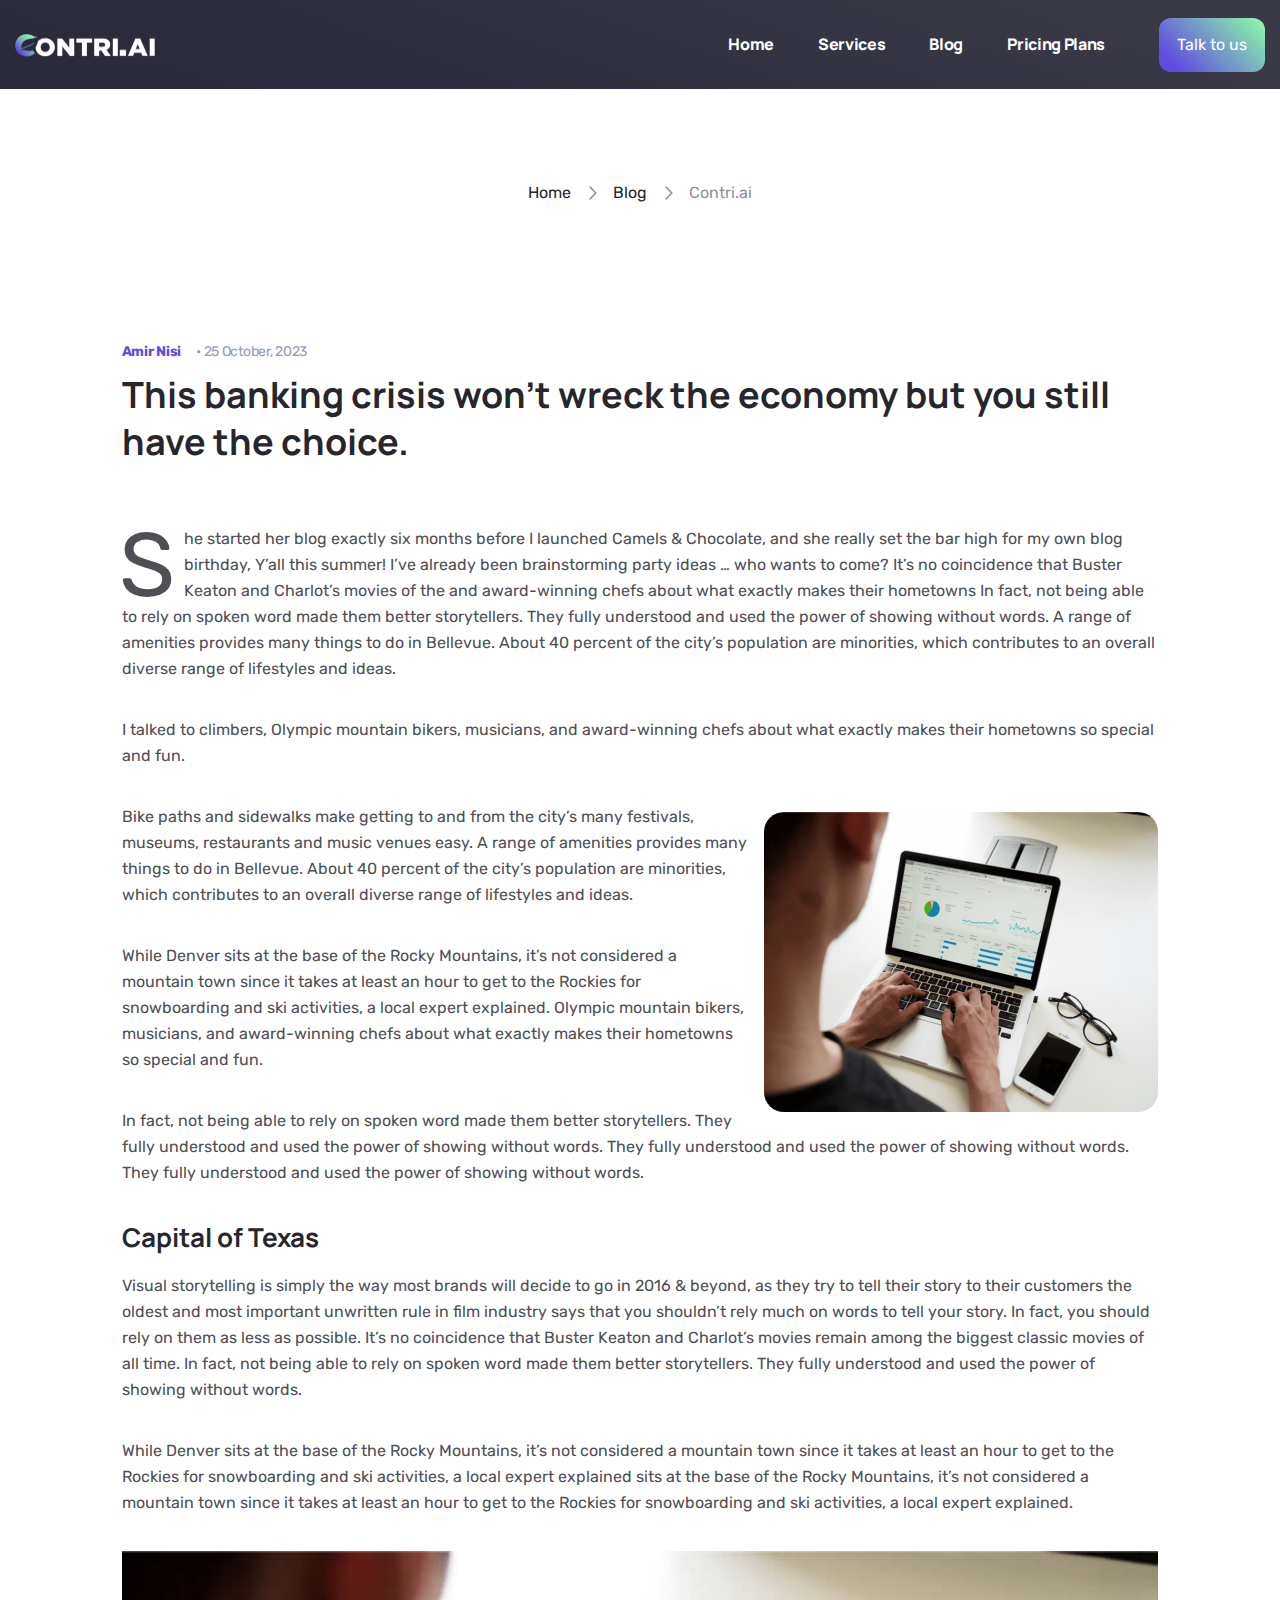
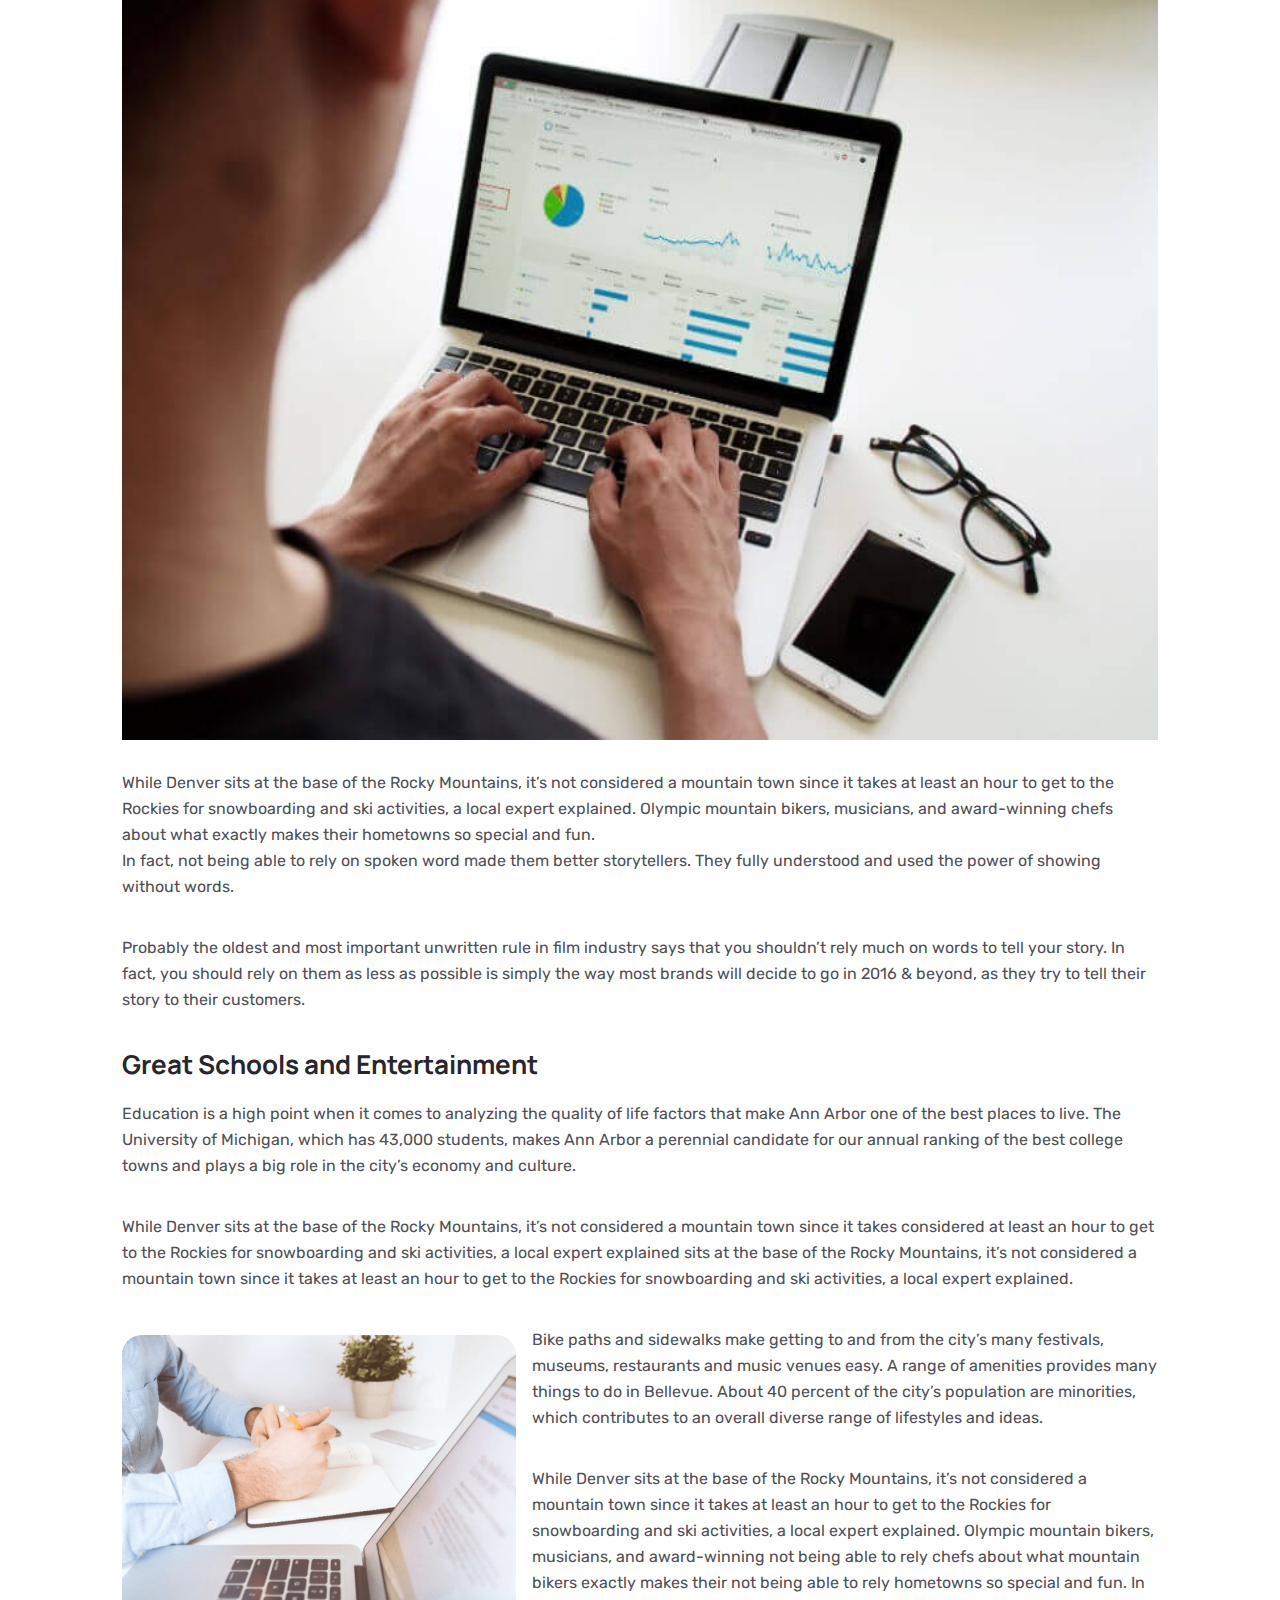
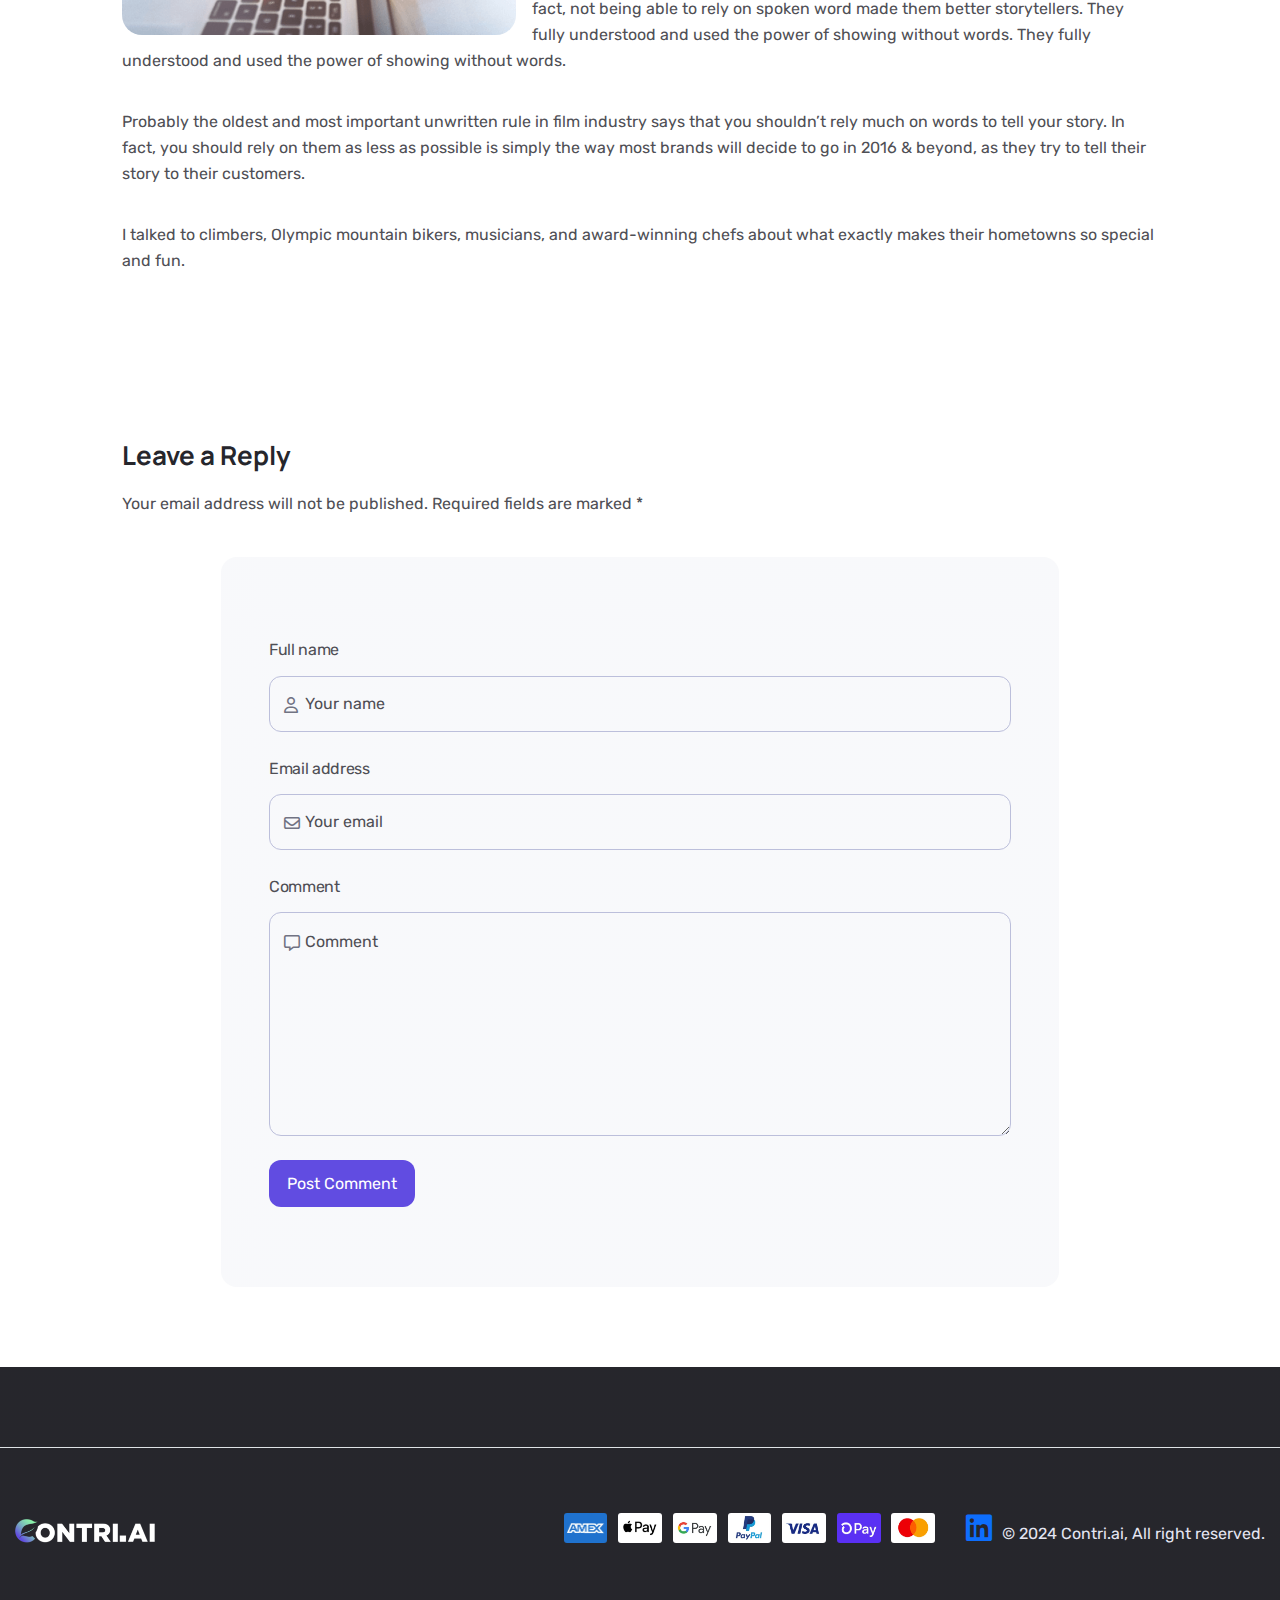
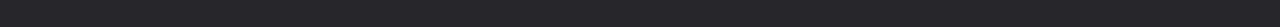
<file: blog-details.html>
<!DOCTYPE html>
<html lang="en">

<head>
    <meta charset="UTF-8">
    <meta name="viewport" content="width=device-width, initial-scale=1.0">
    <link rel="shortcut icon" type="image/x-icon" href="static/assets/images/logo/ContriFavi.png">
    <title>Contri.ai</title>
    <!-- swiper css -->
    <link rel="stylesheet preload" href="static/assets/css/plugins/swiper.min.css" as="style">
    <!-- magnific popup css -->
    <link rel="stylesheet preload" href="static/assets/css/plugins/magnific-popup.css" as="style">
    <!-- metismenu css -->
    <link rel="stylesheet preload" href="static/assets/css/plugins/metismenu.css" as="style">
    <!-- bootstrap css -->
    <link rel="stylesheet preload" href="static/assets/css/vendor/bootstrap.min.css" as="style">
    <!-- fontawesome css -->
    <link rel="stylesheet preload" href="static/assets/css/plugins/fontawesome.min.css" as="style">
    <!-- Custom css -->
    <link rel="stylesheet preload" href="static/assets/css/style.css" as="style">
    <link rel="stylesheet" href="static/assets/css/mycss.css">
    <script src="/static/assets/js/index.js"></script>
    
</head>
<style>
    .blog-content{
        justify-content: center;
    }
    .header-three.header--sticky{
  background: linear-gradient(199deg, #3A3946 12.55%, #2B2A3B 87.45%);
}
</style>

<body>

    <!-- header area start -->
    <header class="header-three header--sticky">
        <div class="container">
            <div class="row">
                <div class="col-lg-12">
                    <div class="header-wrapper-main-three">
                        <a href="" class="logo-area">
                            <img src="static/assets/images/logo/ContriHeader.png" alt="logo" height="55" width="140" >
                        </a>
                        <div class="header-right-area">
                            <nav class="main-nav-area">
                                <ul class="list-unstyled fluxi-desktop-menu">
                                    <li class="menu-item fluxi-has-dropdown">
                                        <a href="./index.html" class="fluxi-dropdown-main-element" id="home">Home</a>
                                        <!-- Start Dropdown Menu -->
                                        
                                        <!-- End Dropdown Menu -->
                                    </li>
                                    <li class="menu-item fluxi-has-dropdown">
                                        <a href="#services" class="fluxi-dropdown-main-element" id="ser-op">Services</a>
                                        <!-- Start Dropdown Menu -->
                                        
                                        <!-- End Dropdown Menu -->
                                    </li>
                                    <li class="menu-item fluxi-has-dropdown">
                                        <a href="./blog-grid.html" class="fluxi-dropdown-main-element" id="blog">Blog</a>
                                        <!-- Start Dropdown Menu -->
                                        
                                        <!-- End Dropdown Menu -->
                                    </li>
                                    <li class="menu-item fluxi-has-dropdown">
                                        <a href="#" class="fluxi-dropdown-main-element" id="price">Pricing Plans</a>
                                        <!-- Start Dropdown Menu -->
                                        <!-- <ul class="fluxi-submenu list-unstyled menu-home">
                                            <li class="nav-item"><a class="nav-link page" href="about.html">About</a></li>
                                            <li class="nav-item"><a class="nav-link page" href="team.html">Our Team</a></li>
                                            <li class="nav-item"><a class="nav-link page" href="faq.html">FAQ's</a></li>
                                            <li class="nav-item"><a class="nav-link" href="#">Book a Demo</a></li>
                                            <li class="nav-item"><a class="nav-link" href="free-audit.html">Free Audit</a></li>
                                            <li class="nav-item"><a class="nav-link" id="price" href="#">Pricing Plans</a></li>
                                            <li class="nav-item"><a class="nav-link" href="404.html">404 Page</a></li>
                                        </ul> -->
                                        <!-- End Dropdown Menu -->
                                    </li>
                                    
                                    <!-- <li class="menu-item fluxi-has-dropdown">
                                        <a href="#" class="fluxi-dropdown-main-element">Work</a>
                                        Start Dropdown Menu
                                        <ul class="fluxi-submenu list-unstyled menu-home">
                                            <li class="nav-item"><a class="nav-link page" href="case-studies.html">Case Studies</a></li>
                                            <li class="nav-item"><a class="nav-link" href="single-case-studies.html">Case Studies Details</a></li>
                                        </ul>
                                        End Dropdown Menu
                                    </li> -->
                                    <!-- <li class="menu-item fluxi-has-dropdown">
                                        <a href="#" class="fluxi-dropdown-main-element">Blog</a>
                                        Start Dropdown Menu
                                        <ul class="fluxi-submenu list-unstyled menu-home">
                                            <li class="nav-item"><a class="nav-link page" href="blog.html">Blog</a></li>
                                            <li class="nav-item"><a class="nav-link" href="blog-left-sidebar.html">Blog Left Sidebar</a></li>
                                            <li class="nav-item"><a class="nav-link" href="blog-grid.html">Blog Grid</a></li>
                                            <li class="nav-item"><a class="nav-link" href="blog-grid-2.html">Blog Grid Right Sidebar</a></li>
                                            <li class="nav-item"><a class="nav-link" href="blog-grid-3.html">Blog Grid Left Sidebar</a></li>
                                            <li class="nav-item"><a class="nav-link" href="blog-details.html">Blog Details</a></li>
                                        </ul>
                                        End Dropdown Menu
                                    </li> -->

                                    <!-- <li class="menu-item"><a class="main-element fluxi-dropdown-main-element" href="contact.html">Contact</a></li> -->
                                </ul>
                            </nav>
                            <a href="#" class="rts-btn btn-primary-3" id="contact1">Talk to us</a>
                            <div class="menu-btn" id="menu-btn">

                                <svg width="20" height="16" viewBox="0 0 20 16" fill="none" xmlns="http://www.w3.org/2000/svg">
                                    <rect y="14" width="20" height="2" fill="#FFFFFF"></rect>
                                    <rect y="7" width="20" height="2" fill="#FFFFFF"></rect>
                                    <rect width="20" height="2" fill="#FFFFFF"></rect>
                                </svg>

                            </div>
                        </div>
                    </div>
                </div>
            </div>
        </div>
    </header>
    <!-- header area end -->



    <!-- single case studies -->
    <div class="single-case-studies-bread-crumb-area area-2 pt--120 pb--80">
        <div class="container">
            <div class="row">
                <div class="col-lg-12">
                    <div class="breadcrumb-inner">
                        <div class="pagimation">
                            <a href="./index.html">Home</a><i class="fa-regular fa-chevron-right"></i>
                            <a href="./blog-grid.html">Blog</a><i class="fa-regular fa-chevron-right"></i>
                            <a href="#" class="current">Contri.ai</a>
                        </div>
                        <!-- <h1 class="title split-collab">Blog Details</h1> -->
                    </div>
                </div>
            </div>
        </div>
    </div>
    <!-- single case studies end -->

    <!-- rts service area start -->
    <section class="fluxi-hero-section inner details rts-section-gapBottom inner-post">
        <div class="fluxi-hero">
            <div class="container">
                <div class="fluxi-full-hero-content">
                    <div class="row gx-5 sticky-coloum-wrap blog-content">
                        <div class="col-xl-10 col-lg-10">
                            <div class="fluxi-left-post">
                                <div class="single-blog-area-style-one">
                                    <!-- <a href="#" class="thumbnail">
                                        <img class="w-100" src="static/assets/images/blog/05.jpg" alt="">
                                    </a> -->
                                    <div class="inner-content-wrapper text-start">
                                        <div class="bottom-area justify-content-start mb--10">
                                            <span class="admin">Amir Nisi</span>
                                            <span class="date"><span>•</span> 25 October, 2023</span>
                                        </div>
                                        <h6 class="title text-start">
                                            This banking crisis won't wreck the economy but you still have the choice.
                                        </h6>
                                    </div>
                                </div>
                                <div class="post-panel">
                                    <div class="post-content">
                                        <p class="first-text">
                                            She started her blog exactly six months before I launched Camels & Chocolate, and she really set the bar high for my own blog birthday, Y’all this summer! I’ve already been brainstorming party ideas … who wants to come? It’s no coincidence that Buster Keaton and Charlot’s movies of the and award-winning chefs about what exactly makes their hometowns In fact, not being able to rely on spoken word made them better storytellers. They fully understood and used the power of showing without words. A range of amenities provides many things to do in Bellevue. About 40 percent of the city’s population are minorities, which contributes to an overall diverse range of lifestyles and ideas.
                                        </p>
                                        <p>I talked to climbers, Olympic mountain bikers, musicians, and award-winning chefs about what exactly makes their hometowns so special and fun.</p>
                                        <div class="desc-image">
                                            <div class="image">
                                                <img src="static/assets/images/blog/02.png" width="394" alt="">
                                            </div>
                                        </div>
                                        <p>Bike paths and sidewalks make getting to and from the city’s many festivals, museums, restaurants and music venues easy. A range of amenities provides many things to do in Bellevue. About 40 percent of the city’s population are minorities, which contributes to an overall diverse range of lifestyles and ideas.</p>
                                        <p>While Denver sits at the base of the Rocky Mountains, it’s not considered a mountain town since it takes at least an hour to get to the Rockies for snowboarding and ski activities, a local expert explained. Olympic mountain bikers, musicians, and award-winning chefs about what exactly makes their hometowns so special and fun.</p>
                                        <p>In fact, not being able to rely on spoken word made them better storytellers. They fully understood and used the power of showing without words. They fully understood and used the power of showing without words. They fully understood and used the power of showing without words.</p>
                                        <h4>Capital of Texas</h4>
                                        <p>Visual storytelling is simply the way most brands will decide to go in 2016 & beyond, as they try to tell their story to their customers the oldest and most important unwritten rule in film industry says that you shouldn’t rely much on words to tell your story. In fact, you should rely on them as less as possible. It’s no coincidence that Buster Keaton and Charlot’s movies remain among the biggest classic movies of all time. In fact, not being able to rely on spoken word made them better storytellers. They fully understood and used the power of showing without words.</p>
                                        <p>While Denver sits at the base of the Rocky Mountains, it’s not considered a mountain town since it takes at least an hour to get to the Rockies for snowboarding and ski activities, a local expert explained sits at the base of the Rocky Mountains, it’s not considered a mountain town since it takes at least an hour to get to the Rockies for snowboarding and ski activities, a local expert explained.</p>
                                        <div class="image mb--30">
                                            <img class="w-100" src="static/assets/images/blog/06.jpg" alt="">
                                        </div>
                                        <p>While Denver sits at the base of the Rocky Mountains, it’s not considered a mountain town since it takes at least an hour to get to the Rockies for snowboarding and ski activities, a local expert explained. Olympic mountain bikers, musicians, and award-winning chefs about what exactly makes their hometowns so special and fun. <br>
                                            In fact, not being able to rely on spoken word made them better storytellers. They fully understood and used the power of showing without words.</p>
                                        <p>Probably the oldest and most important unwritten rule in film industry says that you shouldn’t rely much on words to tell your story. In fact, you should rely on them as less as possible is simply the way most brands will decide to go in 2016 & beyond, as they try to tell their story to their customers.</p>
                                        <h4>Great Schools and Entertainment</h4>
                                        <p>Education is a high point when it comes to analyzing the quality of life factors that make Ann Arbor one of the best places to live. The University of Michigan, which has 43,000 students, makes Ann Arbor a perennial candidate for our annual ranking of the best college towns and plays a big role in the city’s economy and culture.</p>
                                        <p>While Denver sits at the base of the Rocky Mountains, it’s not considered a mountain town since it takes considered at least an hour to get to the Rockies for snowboarding and ski activities, a local expert explained sits at the base of the Rocky Mountains, it’s not considered a mountain town since it takes at least an hour to get to the Rockies for snowboarding and ski activities, a local expert explained.</p>
                                        <div class="desc-image-2">
                                            <div class="image">
                                                <img src="static/assets/images/blog/03.png" width="394" alt="">
                                            </div>
                                        </div>
                                        <p>Bike paths and sidewalks make getting to and from the city’s many festivals, museums, restaurants and music venues easy. A range of amenities provides many things to do in Bellevue. About 40 percent of the city’s population are minorities, which contributes to an overall diverse range of lifestyles and ideas.</p>
                                        <p>While Denver sits at the base of the Rocky Mountains, it’s not considered a mountain town since it takes at least an hour to get to the Rockies for snowboarding and ski activities, a local expert explained. Olympic mountain bikers, musicians, and award-winning not being able to rely chefs about what mountain bikers exactly makes their not being able to rely hometowns so special and fun. In fact, not being able to rely on spoken word made them better storytellers. They fully understood and used the power of showing without words. They fully understood and used the power of showing without words.</p>
                                        <p>Probably the oldest and most important unwritten rule in film industry says that you shouldn’t rely much on words to tell your story. In fact, you should rely on them as less as possible is simply the way most brands will decide to go in 2016 & beyond, as they try to tell their story to their customers.</p>
                                        <p>I talked to climbers, Olympic mountain bikers, musicians, and award-winning chefs about what exactly makes their hometowns so special and fun.</p>
                                    </div>
                                    
                                    
                                    <div class="post-form-area mt--50">
                                        <h4 class="form-title">Leave a Reply</h4>
                                        <p class="desc">Your email address will not be published. Required fields are marked *</p>
                                        <form class="post-form" action="#">
                                            <!-- single inpout-area -->
                                            <div class="single-input-area">
                                                <label for="name">Full name</label>
                                                <input id="name" type="text" placeholder="Your name" required="">
                                                <i class="fa-regular fa-user"></i>
                                            </div>
                                            <!-- single inpout-area end -->
                                            <!-- single inpout-area -->
                                            <div class="single-input-area">
                                                <label for="email">Email address</label>
                                                <input id="email" type="text" placeholder="Your email">
                                                <i class="fa-regular fa-envelope"></i>
                                            </div>
                                            <!-- single inpout-area end -->
                                            <!-- single inpout-area -->
                                            <div class="single-input-area text-area">
                                                <label for="message">Comment</label>
                                                <textarea id="message" placeholder="Comment"></textarea>
                                                <i class="fa-regular fa-message"></i>
                                            </div>
                                            <!-- single inpout-area end -->
                                            <button class="rts-btn btn-primary">Post Comment</button>
                                        </form>
                                    </div>
                                </div>
                            </div>
                        </div>
                        
                    </div>
                </div>
            </div>
        </div>
    </section>
    <!-- rts service area end -->

    <!-- <div class="rts-footer-area footer-four rts-section-gap">
        
        <div class="container">
            <div class="row">
                <div class="col-lg-12">
                    <div class="copyright-area-four pt--65 mt-65 border-top">
                        <a href="#" class="logo">
                            <img class="light" src="static/assets/images/logo/logo-1.svg" alt="logo">
                            <img class="dark" src="static/assets/images/logo/logo-one-dark.svg" alt="logo">
                        </a>
                        <p>© 2023 Fluxi, All right reserved.</p>
                    </div>
                </div>
            </div>
        </div>
    </div> -->
    <div class="rts-footer-area footer-three footer-four bg-dark-p rts-section-gap">
        <!-- <div class="container mb--65">
            <div class="row g-48 g-lg-0">
                <div class="col-lg-2 col-md-4 col-sm-6 col-12">
                    single footer four wized
                    <div class="single-footer-four-wized">
                        <h5 class="title">Company</h5>
                        <ul>
                            <li><a href="#">About us</a></li>
                            <li><a href="#">Careers</a></li>
                            <li><a href="#">We hire</a></li>
                            <li><a href="#">Insights</a></li>
                        </ul>
                    </div>
                    single footer four wized end
                </div>
                <div class="col-lg-2 col-md-4 col-sm-6 col-12">
                    single footer four wized
                    <div class="single-footer-four-wized">
                        <h5 class="title">Resources</h5>
                        <ul>
                            <li><a href="#">Blog</a></li>
                            <li><a href="#">Help center</a></li>
                            <li><a href="#">Ask for support</a></li>
                            <li><a href="#">Contact</a></li>
                        </ul>
                    </div>
                    single footer four wized end
                </div>
                <div class="col-lg-2 col-md-4 col-sm-6 col-12">
                    single footer four wized
                    <div class="single-footer-four-wized">
                        <h5 class="title">Social</h5>
                        <ul>
                            <li><a href="#">Twitter</a></li>
                            <li><a href="#">Linkedin</a></li>
                            <li><a href="#">Facebook</a></li>
                            <li><a href="#">Instagram</a></li>
                        </ul>
                    </div>
                    single footer four wized end
                </div>
                <div class="col-lg-2 col-md-4 col-sm-6 col-12">
                    single footer four wized
                    <div class="single-footer-four-wized">
                        <h5 class="title">Legal</h5>
                        <ul>
                            <li><a href="terms.html">Terms of service</a></li>
                            <li><a href="privacy-policy.html">Privacy policy</a></li>
                            <li><a href="#">Cookies</a></li>
                            <li><a href="#">Sitemap</a></li>
                        </ul>
                    </div>
                    single footer four wized end
                </div>
                <div class="col-lg-4 col-md-6 col-sm-12 col-12">
                    single footer four wized
                    <div class="single-footer-four-wized">
                        <h5 class="title">Newsletter</h5>
                        <div class="footer-input-btn-between">
                            <form action="#">
                                <input required type="email" placeholder="Your email..">
                                <i class="fa-regular fa-envelope"></i>
                                <button class="rts-btn btn-primary-4">Subscribe</button>
                            </form>
                        </div>
                    </div>
                </div>
            </div>
        </div> -->
        <div class="container pt--65 mt-65 border-top">
            <div class="row">
                <div class="col-lg-12">
                    
                    <div class="copyright-area-four area-3 ">
                        
                        

                        <div class="foot ">
                            <div class="footer-link">
                                <a href="#" class="logo">
                                    <img src="static/assets/images/logo/ContriHeader.png" alt="logo" width="140" height="55">       
                                </a>
                                
                            </div>
                            <div class="container-pay">
                                <div class="grid-img">
                                    <img  src="./static/assets/images/company/amex.png" height="30"   alt="">
                                    <img  src="./static/assets/images/company/ipay.png" height="30"   alt="">
                                    <img  src="./static/assets/images/company/gpay.png" height="30"   alt="">
                                    <img  src="./static/assets/images/company/paypal.png" height="30"   alt="">
                                    <img  src="./static/assets/images/company/visa.png" height="30"   alt="">
                                    <img  src="./static/assets/images/company/opay.png" height="30"   alt="">
                                    <img  src="./static/assets/images/company/vodafone.png" height="30"   alt="">
                                </div>
                                <div class="foot-linkedin">
                                    <a href="https://www.linkedin.com/company/contri-ai/"><i class="fa-brands fa-linkedin" style="font-size: 30px;position: relative;"></i></a>
                                    <p>© 2024 Contri.ai, All right reserved.</p>
                                </div>
                            </div>
                            
                            
                        </div>
                        
                    </div>
                </div>
            </div>
        </div>
    </div>


    <div id="anywhere-home" class="">
    </div>


    <!-- side bar area  -->
    <!-- side bar area  -->
    <div id="side-bar" class="side-bar header-two">
        <button class="close-icon-menu"><i class="fa-sharp fa-thin fa-xmark"></i></button>
        <!-- mobile menu area start -->
        <div class="mobile-menu-main">
            <nav class="nav-main mainmenu-nav mt--30">
                <ul class="mainmenu metismenu" id="mobile-menu-active">
                    <li>
                        <a href="#" class="fluxi-dropdown-main-element" id="home">Home</a>
                        <!-- <ul class="submenu mm-collapse">
                            <li><a class="mobile-menu-link" href="index.html">SEO Marketing</a></li>
                            <li><a class="mobile-menu-link" href="index-two.html">Digital Marketing</a></li>
                            <li><a class="mobile-menu-link" href="index-three.html">Digital Agency</a></li>
                            <li><a class="mobile-menu-link" href="index-four.html">Startup Agency</a></li>
                            <li><a class="mobile-menu-link" href="index-five.html">Advertising Agency</a></li>
                            <li><a class="mobile-menu-link" href="index-six.html">Web Design Agency</a></li>
                            <li><a class="mobile-menu-link" href="index-seven.html">Social Media Agency</a></li>
                            <li><a class="mobile-menu-link" href="index-eight.html">SEO Agency</a></li>
                        </ul> -->
                    </li>
                    <li>
                        <a href="#services" class="fluxi-dropdown-main-element" id="ser-op">Services</a>
                        <!-- <ul class="submenu mm-collapse">
                            <li><a class="mobile-menu-link" href="about.html">About</a></li>
                            <li><a class="mobile-menu-link" href="team.html">Our Team</a></li>
                            <li><a class="mobile-menu-link" href="faq.html">FAQ's</a></li>
                            <li><a class="mobile-menu-link" href="book-a-demo.html">Book a Demo</a></li>
                            <li><a class="mobile-menu-link" href="free-audit.html">Free Audit</a></li>
                            <li><a class="mobile-menu-link" href="pricing.html">Pricing Plans</a></li>
                            <li><a class="mobile-menu-link" href="404.html">404 Page</a></li>
                        </ul> -->
                    </li>
                    <li class="menu-item fluxi-has-dropdown">
                        <a href="./blog-grid.html" class="fluxi-dropdown-main-element" id="blog">Blog</a>
                        <!-- Start Dropdown Menu -->
                        
                        <!-- End Dropdown Menu -->
                    </li>
                    <li>
                        <a href="#pricing" class="fluxi-dropdown-main-element" id="price">Pricing Plans</a>
                        <!-- <ul class="submenu mm-collapse">
                            <li><a class="mobile-menu-link" href="service.html">Services</a></li>
                            <li class="has-droupdown third-lvl">
                                <a class="main" href="#">Service Details</a>
                                <ul class="submenu-third-lvl mm-collapse">
                                    <li><a href="service-details.html"></a>Paid Search Marketing</li>
                                    <li><a href="email-marketing.html"></a>Email Marketing</li>
                                    <li><a href="social-media-marketing.html"></a>Social Media Marketing</li>
                                    <li><a href="influencer-marketing.html"></a>Influencer Marketing</li>
                                </ul>
                            </li>
                        </ul> -->
                    </li>
                    
                    
                        <a href="#" class="rts-btn btn-primary-3" id="contact4">Talk to us</a>
                    
                </ul>
            </nav>

            <ul class="social-area-one pl--20 mt--30" style="padding-left:25px ;;display: flex;justify-content: flex-start;">
                <li><a href="https://www.linkedin.com/company/contri-ai/"><i class="fa-brands fa-linkedin" style="font-size: 30px"></i></a></li>
                <!-- <li><a href="#"><i class="fa-brands fa-x-twitter"></i></a></li>
                <li><a href="#"><i class="fa-brands fa-youtube"></i></a></li>
                <li><a href="#"><i class="fa-brands fa-facebook-f"></i></a></li> -->
            </ul>
        </div>
        <!-- mobile menu area end -->
    </div>
    <!-- side abr area end -->
    <!-- side abr area end -->

    <!-- pre loader start -->
    <div class="loader-wrapper">
        <div class="loader">
        </div>
        <div class="loader-section section-left"></div>
        <div class="loader-section section-right"></div>
    </div>
    <!-- pre loader end -->

    <!-- THEME MODE SWITCHER -->
    <!-- <div class="rts-switcher rts-theme-mode">
        <div class="rts-darkmode">
            <a id="rts-data-toggle" class="rts-dark-light">
                <i class="rts-go-dark fal fa-moon"></i>
                <i class="rts-go-light fa-light fa-sun-bright"></i>
            </a>
        </div>
    </div> -->
    <!-- THEME MODE SWITCHER END -->

    <!-- progress area start -->
    <div class="progress-wrap">
        <svg class="progress-circle svg-content" width="100%" height="100%" viewBox="-1 -1 102 102">
            <path d="M50,1 a49,49 0 0,1 0,98 a49,49 0 0,1 0,-98" style="transition: stroke-dashoffset 10ms linear 0s; stroke-dasharray: 307.919, 307.919; stroke-dashoffset: 307.919;"></path>
        </svg>
    </div>
    <!-- progress area end -->
    <!-- contact form start -->
    <div class="rts-contact-form-area contact-form-page rts-section-gapBottom ab-form">
        <div class="container">
            <div class="row">
                <div class="col-lg-12">
                    <form class="contact-form" action="https://docs.google.com/forms/d/e/1FAIpQLSfk9_KxQTg0mYYAKAUOCXlmfgMgoe3Xs_Jptzspa3dqgLfyfQ/formResponse" method="post" target="hiddenConfirm" onsubmit="submitted=true">
                        <div class="cancel" id="cancel-form">
                            <img src="./static/assets/images/icons/cancel.svg" alt="">
                        </div>
                        
                        <div class="single-input-area">
                            <label for="entry.2120157554">Full name</label>
                            <input id="name" type="text" name="entry.2120157554" placeholder="Your name" required=""> 
                            <i class="fa-regular fa-user"></i>
                        </div>

                        <div class="single-input-area">
                            <label for="entry.2065316609">Email</label>
                            <input id="email" type="email" name="entry.2065316609" placeholder="Your email" required="">
                            <i class="fa-regular fa-envelope"></i>
                        </div>
                        
                        <div class="single-input-area">
                            <label for="entry.563813798">Number</label>
                            <input id="tel" type="number" name="entry.563813798" placeholder="Your phone number enter with country code" required="">
                            <i class="fa-solid fa-phone"></i>
                        </div>
                        
                        <div class="single-input-area text-area">
                            <label for="entry.390444232">Your Message</label>
                            <textarea id="message" name="entry.390444232" placeholder="Your message"></textarea>
                            <i class="fa-regular fa-message"></i>
                        </div>
                        
                        
                        <button type="submit" class="rts-btn btn-primary" id="form-sb">

                            
                            Send Message
                            <i class="fa-solid fa-location-arrow"></i>
                            
                            <div class="load" id="load">
                                <img src="static/assets/images/icons/loading.png" alt="" height="20">
                            </div>

                        </button>
                        <!-- message send confirmation -->
                        <div id="form-info" class="text-center text-primary mt-5 text-capitalize">
                    

                </div></form>

                </div>
            </div>
        </div>
    </div>
    <!-- contact form end  -->


    <!-- jquery js -->
    <script defer src="static/assets/js/plugins/jquery.min.js"></script>
    <script defer src="static/assets/js/plugins/bootstrap.min.js"></script>
    <script defer src="static/assets/js/plugins/metismenu.js"></script>
    <script defer src="static/assets/js/vendor/jqueryui.js"></script>
    <script defer src="static/assets/js/vendor/waypoint.js"></script>
    <script defer src="static/assets/js/plugins/swiper.js"></script>
    <script defer src="static/assets/js/plugins/theia-sticky-sidebar.min.js"></script>
    <script defer src="static/assets/js/plugins/gsap.min.js"></script>
    <script defer src="static/assets/js/plugins/scrolltigger.js"></script>
    <script defer src="static/assets/js/vendor/split-text.js"></script>
    <script defer src="static/assets/js/vendor/split-type.js"></script>
    <script defer src="static/assets/js/vendor/waw.js"></script>
    <script defer src="static/assets/js/plugins/counter-up.js"></script>
    <script defer src="static/assets/js/plugins/magnific-popup.js"></script>
    <!-- contact form js -->
    <script defer src="static/assets/js/plugins/contact-form.js"></script>
    <script defer src="static/assets/js/main.js"></script>
</body>

</html>
</file>
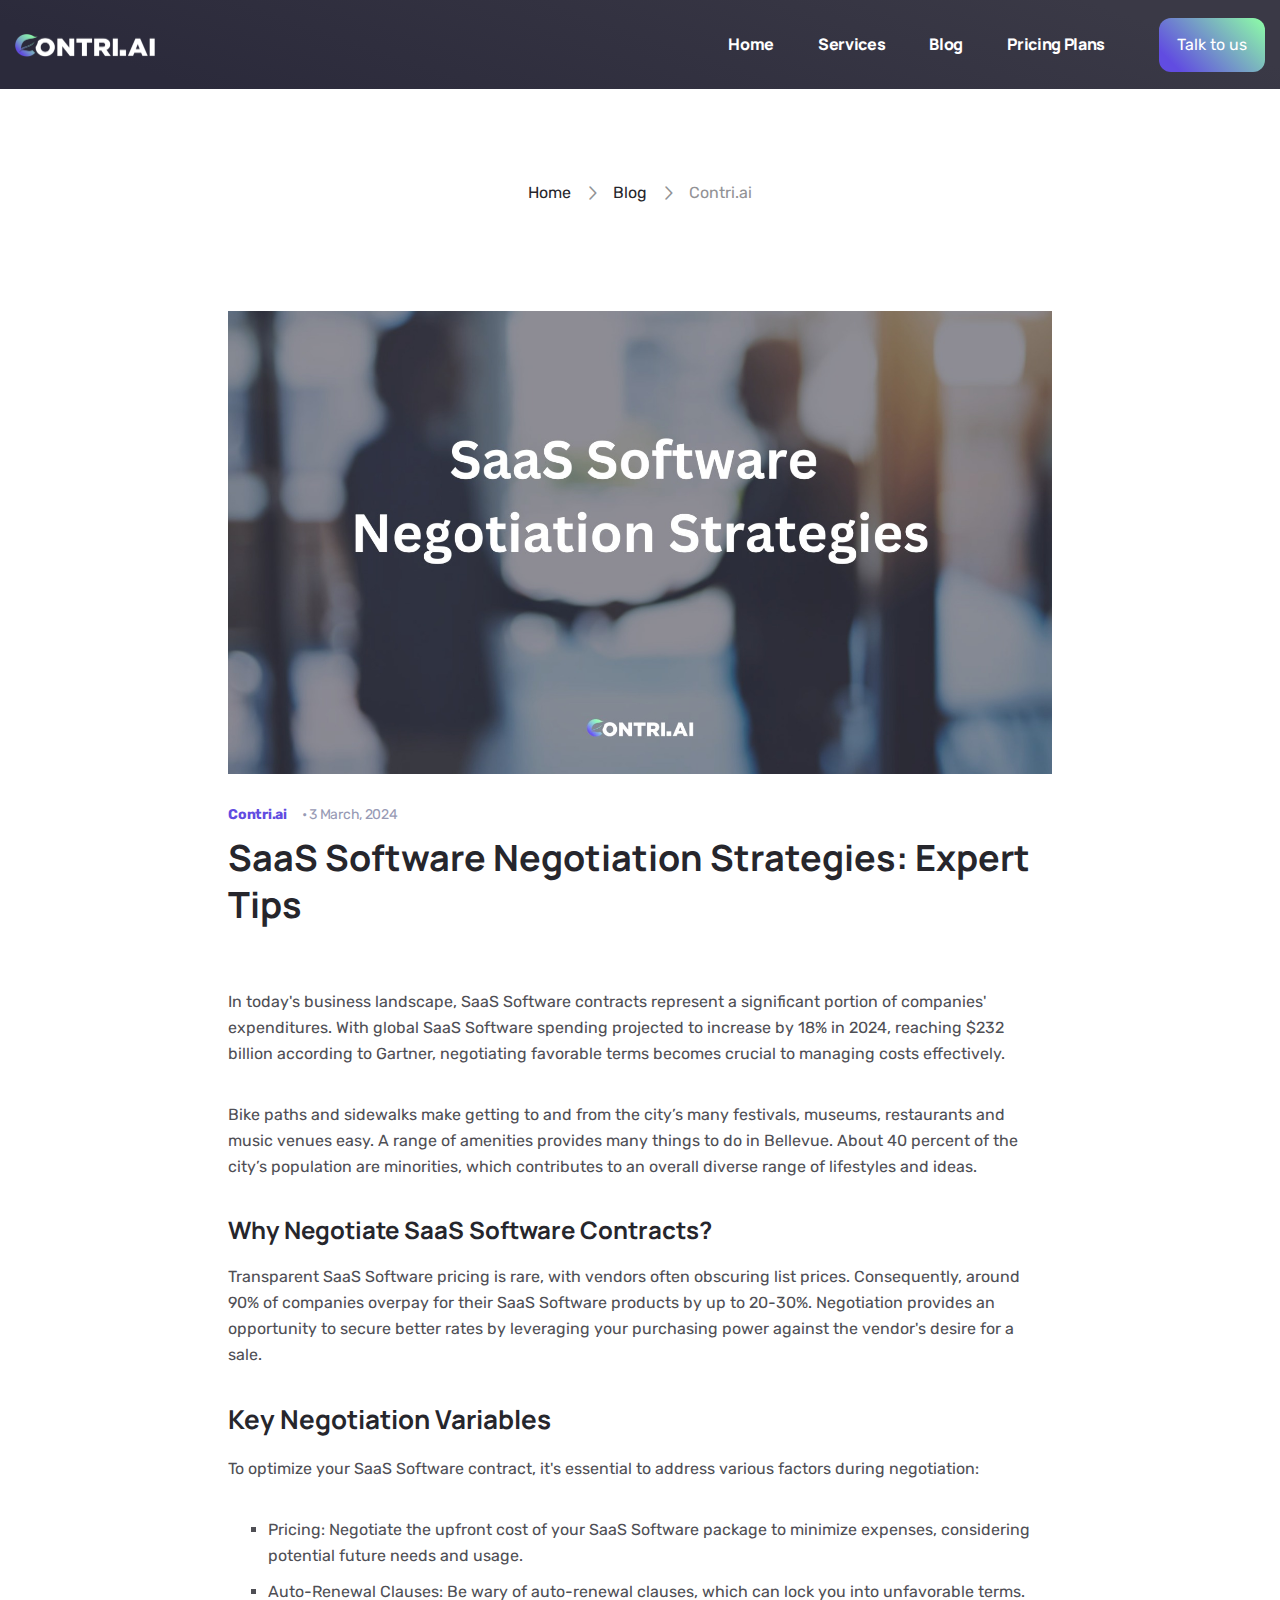
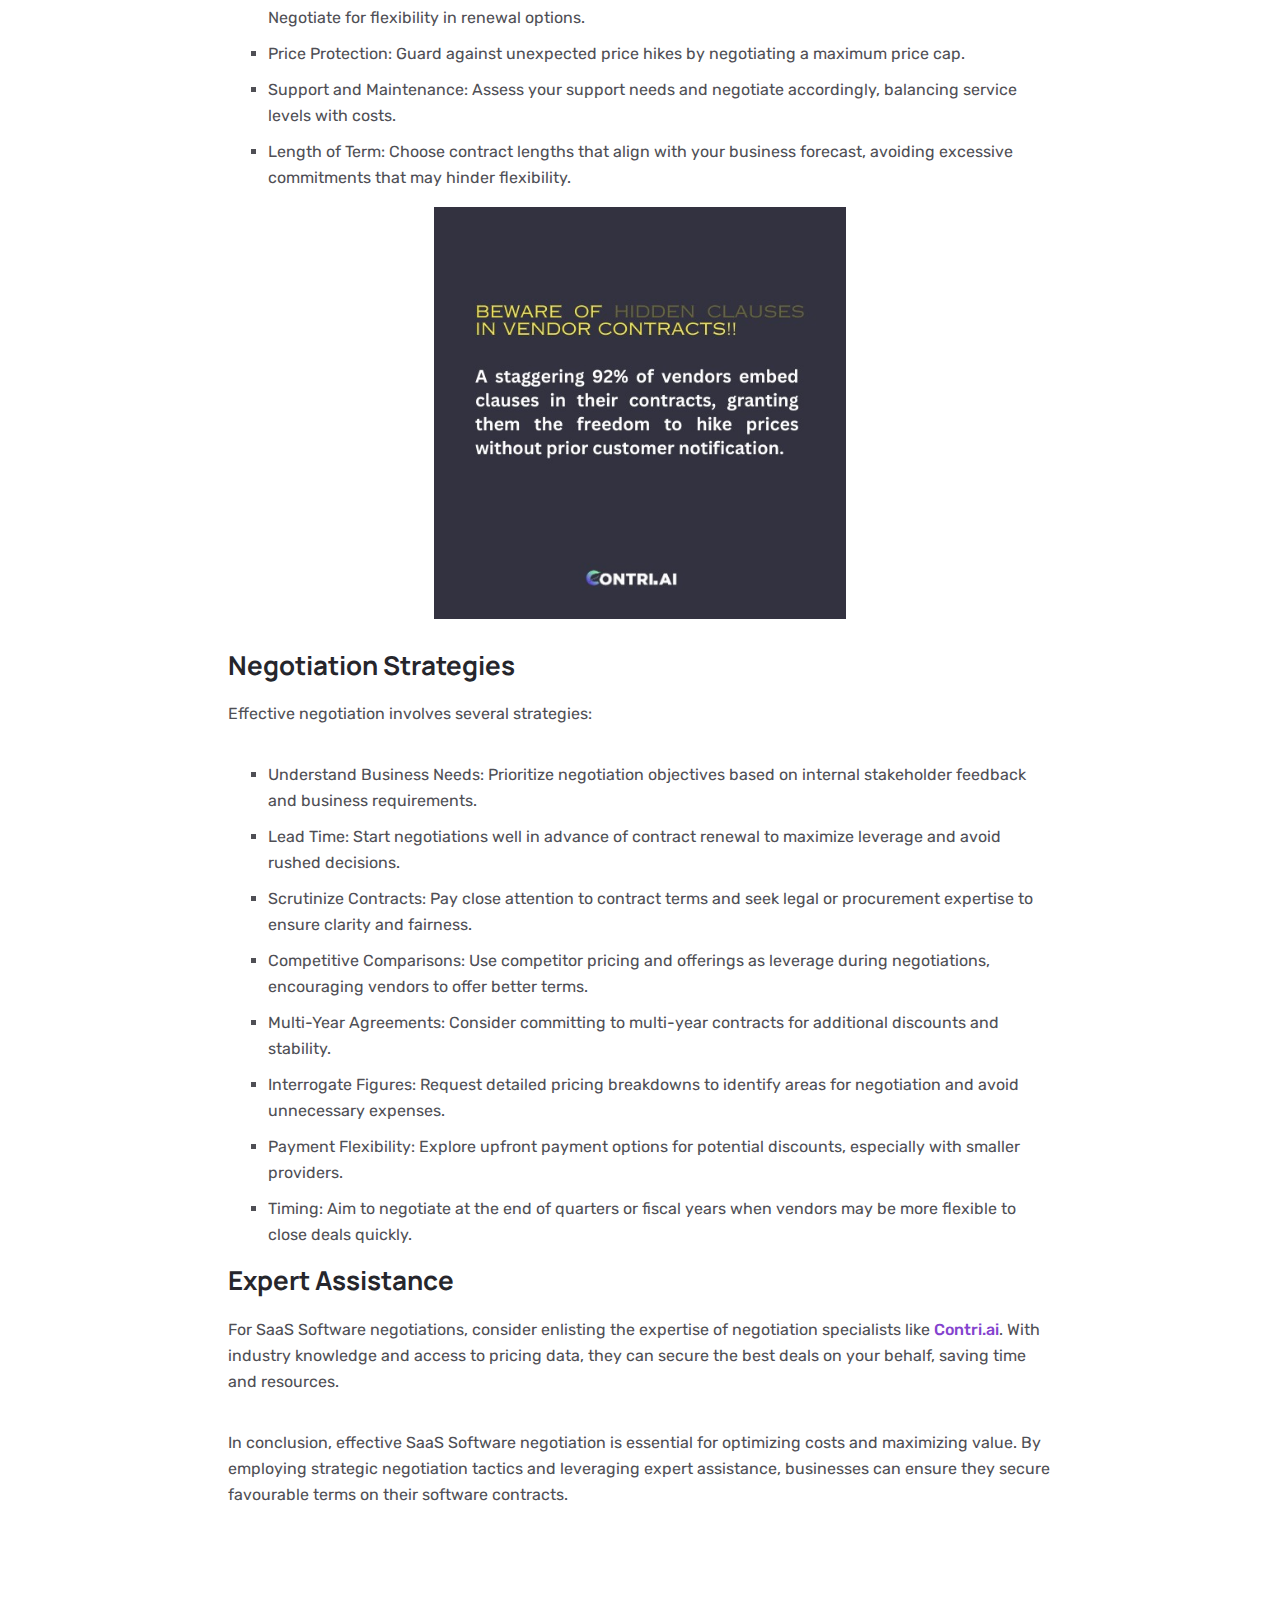
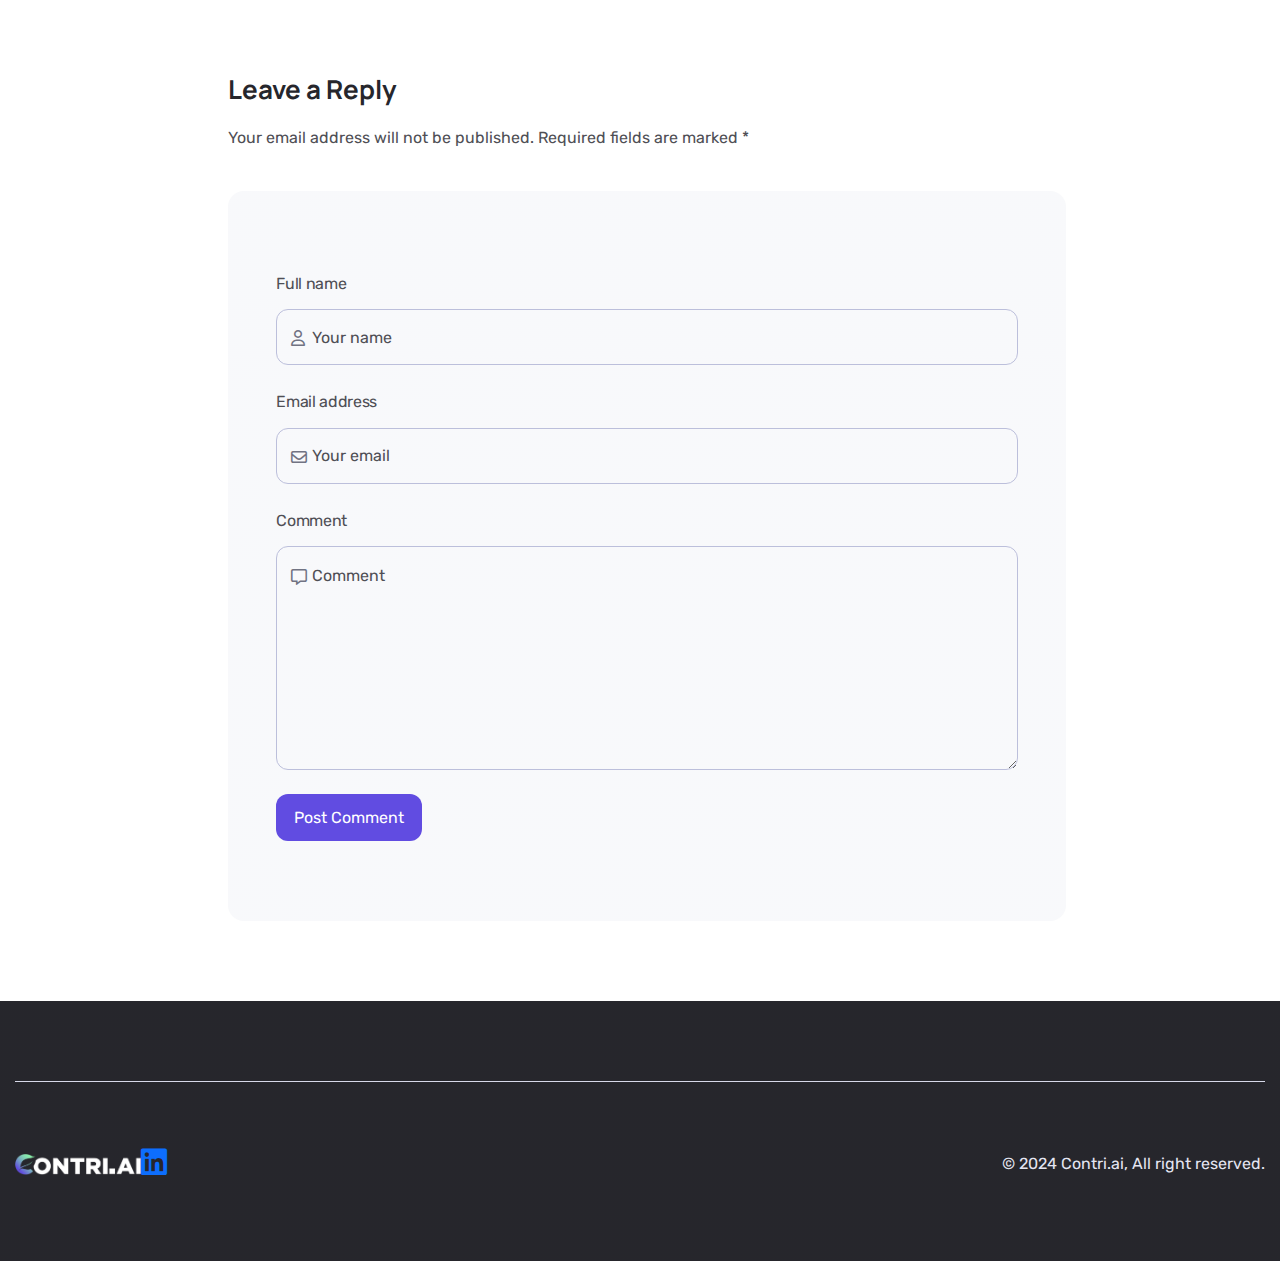
<file: blog-details1.html>
<!DOCTYPE html>
<html lang="en">

<head>
    <meta charset="UTF-8">
    <meta name="viewport" content="width=device-width, initial-scale=1.0">
    <link rel="shortcut icon" type="image/x-icon" href="static/assets/images/logo/ContriFavi.png">
    <title>Contri.ai</title>
    <!-- swiper css -->
    <link rel="stylesheet preload" href="static/assets/css/plugins/swiper.min.css" as="style">
    <!-- magnific popup css -->
    <link rel="stylesheet preload" href="static/assets/css/plugins/magnific-popup.css" as="style">
    <!-- metismenu css -->
    <link rel="stylesheet preload" href="static/assets/css/plugins/metismenu.css" as="style">
    <!-- bootstrap css -->
    <link rel="stylesheet preload" href="static/assets/css/vendor/bootstrap.min.css" as="style">
    <!-- fontawesome css -->
    <link rel="stylesheet preload" href="static/assets/css/plugins/fontawesome.min.css" as="style">
    <!-- Custom css -->
    <link rel="stylesheet preload" href="static/assets/css/style.css" as="style">
    <link rel="stylesheet" href="static/assets/css/mycss.css">
    <script src="/static/assets/js/index.js"></script>
    
</head>
<style>
    .blog-content{
        justify-content: center;
    }
    .header-three.header--sticky{
  background: linear-gradient(199deg, #3A3946 12.55%, #2B2A3B 87.45%);
}
</style>

<body>

    <!-- header area start -->
    <header class="header-three header--sticky">
        <div class="container">
            <div class="row">
                <div class="col-lg-12">
                    <div class="header-wrapper-main-three">
                        <a href="" class="logo-area">
                            <img src="static/assets/images/logo/ContriHeader.png" alt="logo" height="55" width="140" >
                        </a>
                        <div class="header-right-area">
                            <nav class="main-nav-area">
                                <ul class="list-unstyled fluxi-desktop-menu">
                                    <li class="menu-item fluxi-has-dropdown">
                                        <a href="./index.html" class="fluxi-dropdown-main-element" id="home">Home</a>
                                        <!-- Start Dropdown Menu -->
                                        
                                        <!-- End Dropdown Menu -->
                                    </li>
                                    <li class="menu-item fluxi-has-dropdown">
                                        <a href="#services" class="fluxi-dropdown-main-element" id="ser-op">Services</a>
                                        <!-- Start Dropdown Menu -->
                                        
                                        <!-- End Dropdown Menu -->
                                    </li>
                                    <li class="menu-item fluxi-has-dropdown">
                                        <a href="./blog-grid.html" class="fluxi-dropdown-main-element" id="blog">Blog</a>
                                        <!-- Start Dropdown Menu -->
                                        
                                        <!-- End Dropdown Menu -->
                                    </li>
                                    <li class="menu-item fluxi-has-dropdown">
                                        <a href="#" class="fluxi-dropdown-main-element" id="price">Pricing Plans</a>
                                        <!-- Start Dropdown Menu -->
                                        <!-- <ul class="fluxi-submenu list-unstyled menu-home">
                                            <li class="nav-item"><a class="nav-link page" href="about.html">About</a></li>
                                            <li class="nav-item"><a class="nav-link page" href="team.html">Our Team</a></li>
                                            <li class="nav-item"><a class="nav-link page" href="faq.html">FAQ's</a></li>
                                            <li class="nav-item"><a class="nav-link" href="#">Book a Demo</a></li>
                                            <li class="nav-item"><a class="nav-link" href="free-audit.html">Free Audit</a></li>
                                            <li class="nav-item"><a class="nav-link" id="price" href="#">Pricing Plans</a></li>
                                            <li class="nav-item"><a class="nav-link" href="404.html">404 Page</a></li>
                                        </ul> -->
                                        <!-- End Dropdown Menu -->
                                    </li>
                                    
                                    <!-- <li class="menu-item fluxi-has-dropdown">
                                        <a href="#" class="fluxi-dropdown-main-element">Work</a>
                                        Start Dropdown Menu
                                        <ul class="fluxi-submenu list-unstyled menu-home">
                                            <li class="nav-item"><a class="nav-link page" href="case-studies.html">Case Studies</a></li>
                                            <li class="nav-item"><a class="nav-link" href="single-case-studies.html">Case Studies Details</a></li>
                                        </ul>
                                        End Dropdown Menu
                                    </li> -->
                                    <!-- <li class="menu-item fluxi-has-dropdown">
                                        <a href="#" class="fluxi-dropdown-main-element">Blog</a>
                                        Start Dropdown Menu
                                        <ul class="fluxi-submenu list-unstyled menu-home">
                                            <li class="nav-item"><a class="nav-link page" href="blog.html">Blog</a></li>
                                            <li class="nav-item"><a class="nav-link" href="blog-left-sidebar.html">Blog Left Sidebar</a></li>
                                            <li class="nav-item"><a class="nav-link" href="blog-grid.html">Blog Grid</a></li>
                                            <li class="nav-item"><a class="nav-link" href="blog-grid-2.html">Blog Grid Right Sidebar</a></li>
                                            <li class="nav-item"><a class="nav-link" href="blog-grid-3.html">Blog Grid Left Sidebar</a></li>
                                            <li class="nav-item"><a class="nav-link" href="blog-details.html">Blog Details</a></li>
                                        </ul>
                                        End Dropdown Menu
                                    </li> -->

                                    <!-- <li class="menu-item"><a class="main-element fluxi-dropdown-main-element" href="contact.html">Contact</a></li> -->
                                </ul>
                            </nav>
                            <a href="#" class="rts-btn btn-primary-3" id="contact1">Talk to us</a>
                            <div class="menu-btn" id="menu-btn">

                                <svg width="20" height="16" viewBox="0 0 20 16" fill="none" xmlns="http://www.w3.org/2000/svg">
                                    <rect y="14" width="20" height="2" fill="#FFFFFF"></rect>
                                    <rect y="7" width="20" height="2" fill="#FFFFFF"></rect>
                                    <rect width="20" height="2" fill="#FFFFFF"></rect>
                                </svg>

                            </div>
                        </div>
                    </div>
                </div>
            </div>
        </div>
    </header>
    <!-- header area end -->



    <!-- single case studies -->
    <div class="single-case-studies-bread-crumb-area area-2 pt--120 pb--80">
        <div class="container">
            <div class="row">
                <div class="col-lg-12">
                    <div class="breadcrumb-inner">
                        <div class="pagimation">
                            <a href="./index.html">Home</a><i class="fa-regular fa-chevron-right"></i>
                            <a href="./blog-grid.html">Blog</a><i class="fa-regular fa-chevron-right"></i>
                            <a href="#" class="current">Contri.ai</a>
                        </div>
                        <!-- <h1 class="title split-collab">Blog Details</h1> -->
                    </div>
                </div>
            </div>
        </div>
    </div>
    <!-- single case studies end -->

    <!-- rts service area start -->
    <section class="fluxi-hero-section inner details rts-section-gapBottom inner-post">
        <div class="fluxi-hero">
            <div class="container">
                <div class="fluxi-full-hero-content">
                    <div class="row gx-5 sticky-coloum-wrap blog-content">
                        <div class="col-xl-8 col-lg-8">
                            <div class="fluxi-left-post">
                                <div class="single-blog-area-style-one">
                                    <a href="#" class="thumbnail">
                                        <img class="w-100" src="static/assets/images/blog/blog1/blog1img1.jpeg" alt="">
                                    </a>
                                    <div class="inner-content-wrapper text-start">
                                        <div class="bottom-area justify-content-start mb--10">
                                            <span class="admin">Contri.ai</span>
                                            <span class="date"><span>•</span> 3 March, 2024</span>
                                        </div>
                                        <h6 class="title text-start">
                                            SaaS Software Negotiation Strategies: Expert Tips
                                        </h6>
                                    </div>
                                </div>
                                <div class="post-panel">
                                    <div class="post-content">
                                        <!-- <p class="first-text">
                                            She started her blog exactly six months before I launched Camels & Chocolate, and she really set the bar high for my own blog birthday, Y’all this summer! I’ve already been brainstorming party ideas … who wants to come? It’s no coincidence that Buster Keaton and Charlot’s movies of the and award-winning chefs about what exactly makes their hometowns In fact, not being able to rely on spoken word made them better storytellers. They fully understood and used the power of showing without words. A range of amenities provides many things to do in Bellevue. About 40 percent of the city’s population are minorities, which contributes to an overall diverse range of lifestyles and ideas.
                                        </p> -->
                                        <p>In today's business landscape, SaaS Software contracts represent a significant portion of companies' expenditures. With global SaaS Software spending projected to increase by 18% in 2024, reaching $232 billion according to Gartner, negotiating favorable terms becomes crucial to managing costs effectively.                                        </p>
                                        <!-- <div class="desc-image">
                                            <div class="image">
                                                <img src="static/assets/images/blog/02.png" width="394" alt="">
                                            </div>
                                        </div> -->
                                        <p>Bike paths and sidewalks make getting to and from the city’s many festivals, museums, restaurants and music venues easy. A range of amenities provides many things to do in Bellevue. About 40 percent of the city’s population are minorities, which contributes to an overall diverse range of lifestyles and ideas.</p>

                                        <h5>Why Negotiate SaaS Software Contracts?</h5>

                                        <p>Transparent SaaS Software pricing is rare, with vendors often obscuring list prices. Consequently, around 90% of companies overpay for their SaaS Software products by up to 20-30%. Negotiation provides an opportunity to secure better rates by leveraging your purchasing power against the vendor's desire for a sale.</p>

                                        <h4>Key Negotiation Variables</h4>

                                        <p>To optimize your SaaS Software contract, it's essential to address various factors during negotiation:</p>

                                        <ul>
                                            <li>Pricing: Negotiate the upfront cost of your SaaS Software package to minimize expenses, considering potential future needs and usage.</li>
                                            <li>Auto-Renewal Clauses: Be wary of auto-renewal clauses, which can lock you into unfavorable terms. Negotiate for flexibility in renewal options. </li>
                                            <li>Price Protection: Guard against unexpected price hikes by negotiating a maximum price cap.</li>
                                            <li>
                                                Support and Maintenance: Assess your support needs and negotiate accordingly, balancing service levels with costs.
                                            </li>
                                            <li>
                                                Length of Term: Choose contract lengths that align with your business forecast, avoiding excessive commitments that may hinder flexibility.
                                            </li>
                                        </ul>

                                        
                                        <div class="image mb--30">
                                            <img class="w-50" src="static/assets/images/blog/blog1/blog1img2.jpeg" alt="">
                                        </div>

                                        <h4>Negotiation Strategies </h4>
                                        <p>Effective negotiation involves several strategies:</p>

                                        <ul>
                                            <li>
                                                Understand Business Needs: Prioritize negotiation objectives based on internal stakeholder feedback and business requirements.
                                            </li>
                                            <li>
                                                Lead Time: Start negotiations well in advance of contract renewal to maximize leverage and avoid rushed decisions.
                                            </li>
                                            <li>
                                                Scrutinize Contracts: Pay close attention to contract terms and seek legal or procurement expertise to ensure clarity and fairness.
                                            </li>
                                            <li>
                                                Competitive Comparisons: Use competitor pricing and offerings as leverage during negotiations, encouraging vendors to offer better terms.
                                            </li>
                                            <li>
                                                Multi-Year Agreements: Consider committing to multi-year contracts for additional discounts and stability.
                                            </li>
                                            <li>
                                                Interrogate Figures: Request detailed pricing breakdowns to identify areas for negotiation and avoid unnecessary expenses.
                                            </li>
                                            <li>
                                                Payment Flexibility: Explore upfront payment options for potential discounts, especially with smaller providers.
                                            </li>
                                            <li>
                                                Timing: Aim to negotiate at the end of quarters or fiscal years when vendors may be more flexible to close deals quickly.
                                            </li>
                                        </ul>

                                        <h4>Expert Assistance</h4>

                                        <p>For SaaS Software negotiations, consider enlisting the expertise of negotiation specialists like <a href="./index.html">Contri.ai</a>. With industry knowledge and access to pricing data, they can secure the best deals on your behalf, saving time and resources.</p>
                                        <p>In conclusion, effective SaaS Software negotiation is essential for optimizing costs and maximizing value. By employing strategic negotiation tactics and leveraging expert assistance, businesses can ensure they secure favourable terms on their software contracts.</p>
                                    </div>
                                    
                                    
                                    <div class="post-form-area mt--50">
                                        <h4 class="form-title">Leave a Reply</h4>
                                        <p class="desc">Your email address will not be published. Required fields are marked *</p>
                                        <form class="post-form" action="#">
                                            <!-- single inpout-area -->
                                            <div class="single-input-area">
                                                <label for="name">Full name</label>
                                                <input id="name" type="text" placeholder="Your name" required="">
                                                <i class="fa-regular fa-user"></i>
                                            </div>
                                            <!-- single inpout-area end -->
                                            <!-- single inpout-area -->
                                            <div class="single-input-area">
                                                <label for="email">Email address</label>
                                                <input id="email" type="text" placeholder="Your email">
                                                <i class="fa-regular fa-envelope"></i>
                                            </div>
                                            <!-- single inpout-area end -->
                                            <!-- single inpout-area -->
                                            <div class="single-input-area text-area">
                                                <label for="message">Comment</label>
                                                <textarea id="message" placeholder="Comment"></textarea>
                                                <i class="fa-regular fa-message"></i>
                                            </div>
                                            <!-- single inpout-area end -->
                                            <button class="rts-btn btn-primary">Post Comment</button>
                                        </form>
                                    </div>
                                </div>
                            </div>
                        </div>
                        
                    </div>
                </div>
            </div>
        </div>
    </section>
    <!-- rts service area end -->

    <!-- <div class="rts-footer-area footer-four rts-section-gap">
        
        <div class="container">
            <div class="row">
                <div class="col-lg-12">
                    <div class="copyright-area-four pt--65 mt-65 border-top">
                        <a href="#" class="logo">
                            <img class="light" src="static/assets/images/logo/logo-1.svg" alt="logo">
                            <img class="dark" src="static/assets/images/logo/logo-one-dark.svg" alt="logo">
                        </a>
                        <p>© 2023 Fluxi, All right reserved.</p>
                    </div>
                </div>
            </div>
        </div>
    </div> -->
    <div class="rts-footer-area footer-three footer-four bg-dark-p rts-section-gap">
        <!-- <div class="container mb--65">
            <div class="row g-48 g-lg-0">
                <div class="col-lg-2 col-md-4 col-sm-6 col-12">
                    single footer four wized
                    <div class="single-footer-four-wized">
                        <h5 class="title">Company</h5>
                        <ul>
                            <li><a href="#">About us</a></li>
                            <li><a href="#">Careers</a></li>
                            <li><a href="#">We hire</a></li>
                            <li><a href="#">Insights</a></li>
                        </ul>
                    </div>
                    single footer four wized end
                </div>
                <div class="col-lg-2 col-md-4 col-sm-6 col-12">
                    single footer four wized
                    <div class="single-footer-four-wized">
                        <h5 class="title">Resources</h5>
                        <ul>
                            <li><a href="#">Blog</a></li>
                            <li><a href="#">Help center</a></li>
                            <li><a href="#">Ask for support</a></li>
                            <li><a href="#">Contact</a></li>
                        </ul>
                    </div>
                    single footer four wized end
                </div>
                <div class="col-lg-2 col-md-4 col-sm-6 col-12">
                    single footer four wized
                    <div class="single-footer-four-wized">
                        <h5 class="title">Social</h5>
                        <ul>
                            <li><a href="#">Twitter</a></li>
                            <li><a href="#">Linkedin</a></li>
                            <li><a href="#">Facebook</a></li>
                            <li><a href="#">Instagram</a></li>
                        </ul>
                    </div>
                    single footer four wized end
                </div>
                <div class="col-lg-2 col-md-4 col-sm-6 col-12">
                    single footer four wized
                    <div class="single-footer-four-wized">
                        <h5 class="title">Legal</h5>
                        <ul>
                            <li><a href="terms.html">Terms of service</a></li>
                            <li><a href="privacy-policy.html">Privacy policy</a></li>
                            <li><a href="#">Cookies</a></li>
                            <li><a href="#">Sitemap</a></li>
                        </ul>
                    </div>
                    single footer four wized end
                </div>
                <div class="col-lg-4 col-md-6 col-sm-12 col-12">
                    single footer four wized
                    <div class="single-footer-four-wized">
                        <h5 class="title">Newsletter</h5>
                        <div class="footer-input-btn-between">
                            <form action="#">
                                <input required type="email" placeholder="Your email..">
                                <i class="fa-regular fa-envelope"></i>
                                <button class="rts-btn btn-primary-4">Subscribe</button>
                            </form>
                        </div>
                    </div>
                </div>
            </div>
        </div> -->
        <div class="container">
            <div class="row">
                <div class="col-lg-12">
                    
                    <div class="copyright-area-four area-3 pt--65 mt-65 border-top">
                        <div class="footer-link">
                            <a href="#" class="logo">
                                <img src="static/assets/images/logo/ContriHeader.png" alt="logo" width="140" height="55">       
                            </a>
                            
                        </div>
                        <div class="foot">
                            <a href="https://www.linkedin.com/company/contri-ai/"><i class="fa-brands fa-linkedin" style="font-size: 30px;position: relative;"></i></a>
                            <p>© 2024 Contri.ai, All right reserved.</p>
                        </div>
                        
                    </div>
                </div>
            </div>
        </div>
    </div>


    <div id="anywhere-home" class="">
    </div>


    <!-- side bar area  -->
    <!-- side bar area  -->
    <div id="side-bar" class="side-bar header-two">
        <button class="close-icon-menu"><i class="fa-sharp fa-thin fa-xmark"></i></button>
        <!-- mobile menu area start -->
        <div class="mobile-menu-main">
            <nav class="nav-main mainmenu-nav mt--30">
                <ul class="mainmenu metismenu" id="mobile-menu-active">
                    <li>
                        <a href="#" class="fluxi-dropdown-main-element" id="home">Home</a>
                        <!-- <ul class="submenu mm-collapse">
                            <li><a class="mobile-menu-link" href="index.html">SEO Marketing</a></li>
                            <li><a class="mobile-menu-link" href="index-two.html">Digital Marketing</a></li>
                            <li><a class="mobile-menu-link" href="index-three.html">Digital Agency</a></li>
                            <li><a class="mobile-menu-link" href="index-four.html">Startup Agency</a></li>
                            <li><a class="mobile-menu-link" href="index-five.html">Advertising Agency</a></li>
                            <li><a class="mobile-menu-link" href="index-six.html">Web Design Agency</a></li>
                            <li><a class="mobile-menu-link" href="index-seven.html">Social Media Agency</a></li>
                            <li><a class="mobile-menu-link" href="index-eight.html">SEO Agency</a></li>
                        </ul> -->
                    </li>
                    <li>
                        <a href="#services" class="fluxi-dropdown-main-element" id="ser-op">Services</a>
                        <!-- <ul class="submenu mm-collapse">
                            <li><a class="mobile-menu-link" href="about.html">About</a></li>
                            <li><a class="mobile-menu-link" href="team.html">Our Team</a></li>
                            <li><a class="mobile-menu-link" href="faq.html">FAQ's</a></li>
                            <li><a class="mobile-menu-link" href="book-a-demo.html">Book a Demo</a></li>
                            <li><a class="mobile-menu-link" href="free-audit.html">Free Audit</a></li>
                            <li><a class="mobile-menu-link" href="pricing.html">Pricing Plans</a></li>
                            <li><a class="mobile-menu-link" href="404.html">404 Page</a></li>
                        </ul> -->
                    </li>
                    <li class="menu-item fluxi-has-dropdown">
                        <a href="./blog-grid.html" class="fluxi-dropdown-main-element" id="blog">Blog</a>
                        <!-- Start Dropdown Menu -->
                        
                        <!-- End Dropdown Menu -->
                    </li>
                    <li>
                        <a href="#pricing" class="fluxi-dropdown-main-element" id="price">Pricing Plans</a>
                        <!-- <ul class="submenu mm-collapse">
                            <li><a class="mobile-menu-link" href="service.html">Services</a></li>
                            <li class="has-droupdown third-lvl">
                                <a class="main" href="#">Service Details</a>
                                <ul class="submenu-third-lvl mm-collapse">
                                    <li><a href="service-details.html"></a>Paid Search Marketing</li>
                                    <li><a href="email-marketing.html"></a>Email Marketing</li>
                                    <li><a href="social-media-marketing.html"></a>Social Media Marketing</li>
                                    <li><a href="influencer-marketing.html"></a>Influencer Marketing</li>
                                </ul>
                            </li>
                        </ul> -->
                    </li>
                    
                    
                        <a href="#" class="rts-btn btn-primary-3" id="contact4">Talk to us</a>
                    
                </ul>
            </nav>

            <ul class="social-area-one pl--20 mt--30" style="padding-left:25px ;;display: flex;justify-content: flex-start;">
                <li><a href="https://www.linkedin.com/company/contri-ai/"><i class="fa-brands fa-linkedin" style="font-size: 30px"></i></a></li>
                <!-- <li><a href="#"><i class="fa-brands fa-x-twitter"></i></a></li>
                <li><a href="#"><i class="fa-brands fa-youtube"></i></a></li>
                <li><a href="#"><i class="fa-brands fa-facebook-f"></i></a></li> -->
            </ul>
        </div>
        <!-- mobile menu area end -->
    </div>
    <!-- side abr area end -->
    <!-- side abr area end -->

    <!-- pre loader start -->
    <div class="loader-wrapper">
        <div class="loader">
        </div>
        <div class="loader-section section-left"></div>
        <div class="loader-section section-right"></div>
    </div>
    <!-- pre loader end -->

    <!-- THEME MODE SWITCHER -->
    <!-- <div class="rts-switcher rts-theme-mode">
        <div class="rts-darkmode">
            <a id="rts-data-toggle" class="rts-dark-light">
                <i class="rts-go-dark fal fa-moon"></i>
                <i class="rts-go-light fa-light fa-sun-bright"></i>
            </a>
        </div>
    </div> -->
    <!-- THEME MODE SWITCHER END -->

    <!-- progress area start -->
    <div class="progress-wrap">
        <svg class="progress-circle svg-content" width="100%" height="100%" viewBox="-1 -1 102 102">
            <path d="M50,1 a49,49 0 0,1 0,98 a49,49 0 0,1 0,-98" style="transition: stroke-dashoffset 10ms linear 0s; stroke-dasharray: 307.919, 307.919; stroke-dashoffset: 307.919;"></path>
        </svg>
    </div>
    <!-- progress area end -->
    <!-- contact form start -->
    <div class="rts-contact-form-area contact-form-page rts-section-gapBottom ab-form">
        <div class="container">
            <div class="row">
                <div class="col-lg-12">
                    <form class="contact-form" action="https://docs.google.com/forms/d/e/1FAIpQLSentPHQgTUuwlHBnUAb_uFNt-1RpMCgX0HQEM2zxrgbZa1Phw/formResponse" method="post" target="hiddenConfirm" onsubmit="submitted=true">
                        <div class="cancel" id="cancel-form">
                            <img src="./static/assets/images/icons/cancel.svg" alt="">
                        </div>
                        
                        <div class="single-input-area">
                            <label for="entry.408991727">Full name</label>
                            <input id="name" type="text" name="entry.408991727" placeholder="Your name" required> 
                            <i class="fa-regular fa-user"></i>
                        </div>

                        <div class="single-input-area">
                            <label for="entry.52896870">Email</label>
                            <input id="email" type="email" name="entry.52896870" placeholder="Your email" required>
                            <i class="fa-regular fa-envelope"></i>
                        </div>
                        
                        <div class="single-input-area">
                            <label for="entry.1109571671">Number</label>
                            <input id="tel" type="number" name="entry.1109571671" placeholder="Your phone number enter with country code" required>
                            <i class="fa-solid fa-phone"></i>
                        </div>
                        
                        <div class="single-input-area text-area">
                            <label for="entry.573585744">Your Message</label>
                            <textarea id="message" name="entry.573585744" placeholder="Your message"></textarea>
                            <i class="fa-regular fa-message"></i>
                        </div>
                        
                        
                        <button type="submit" class="rts-btn btn-primary" id="form-sb">

                            
                            Send Message
                            <i class="fa-solid fa-location-arrow"></i>
                            
                            <div class="load" id="load">
                                <img src="static/assets/images/icons/loading.png" alt="" height="20">
                            </div>

                        </button>
                        <!-- message send confirmation -->
                        <div id="form-info" class="text-center text-primary mt-5 text-capitalize">
                    </form>

                </div>
            </div>
        </div>
    </div>
    <!-- contact form end  -->


    <!-- jquery js -->
    <script defer src="static/assets/js/plugins/jquery.min.js"></script>
    <script defer src="static/assets/js/plugins/bootstrap.min.js"></script>
    <script defer src="static/assets/js/plugins/metismenu.js"></script>
    <script defer src="static/assets/js/vendor/jqueryui.js"></script>
    <script defer src="static/assets/js/vendor/waypoint.js"></script>
    <script defer src="static/assets/js/plugins/swiper.js"></script>
    <script defer src="static/assets/js/plugins/theia-sticky-sidebar.min.js"></script>
    <script defer src="static/assets/js/plugins/gsap.min.js"></script>
    <script defer src="static/assets/js/plugins/scrolltigger.js"></script>
    <script defer src="static/assets/js/vendor/split-text.js"></script>
    <script defer src="static/assets/js/vendor/split-type.js"></script>
    <script defer src="static/assets/js/vendor/waw.js"></script>
    <script defer src="static/assets/js/plugins/counter-up.js"></script>
    <script defer src="static/assets/js/plugins/magnific-popup.js"></script>
    <!-- contact form js -->
    <script defer src="static/assets/js/plugins/contact-form.js"></script>
    <script defer src="static/assets/js/main.js"></script>
</body>

</html>
</file>
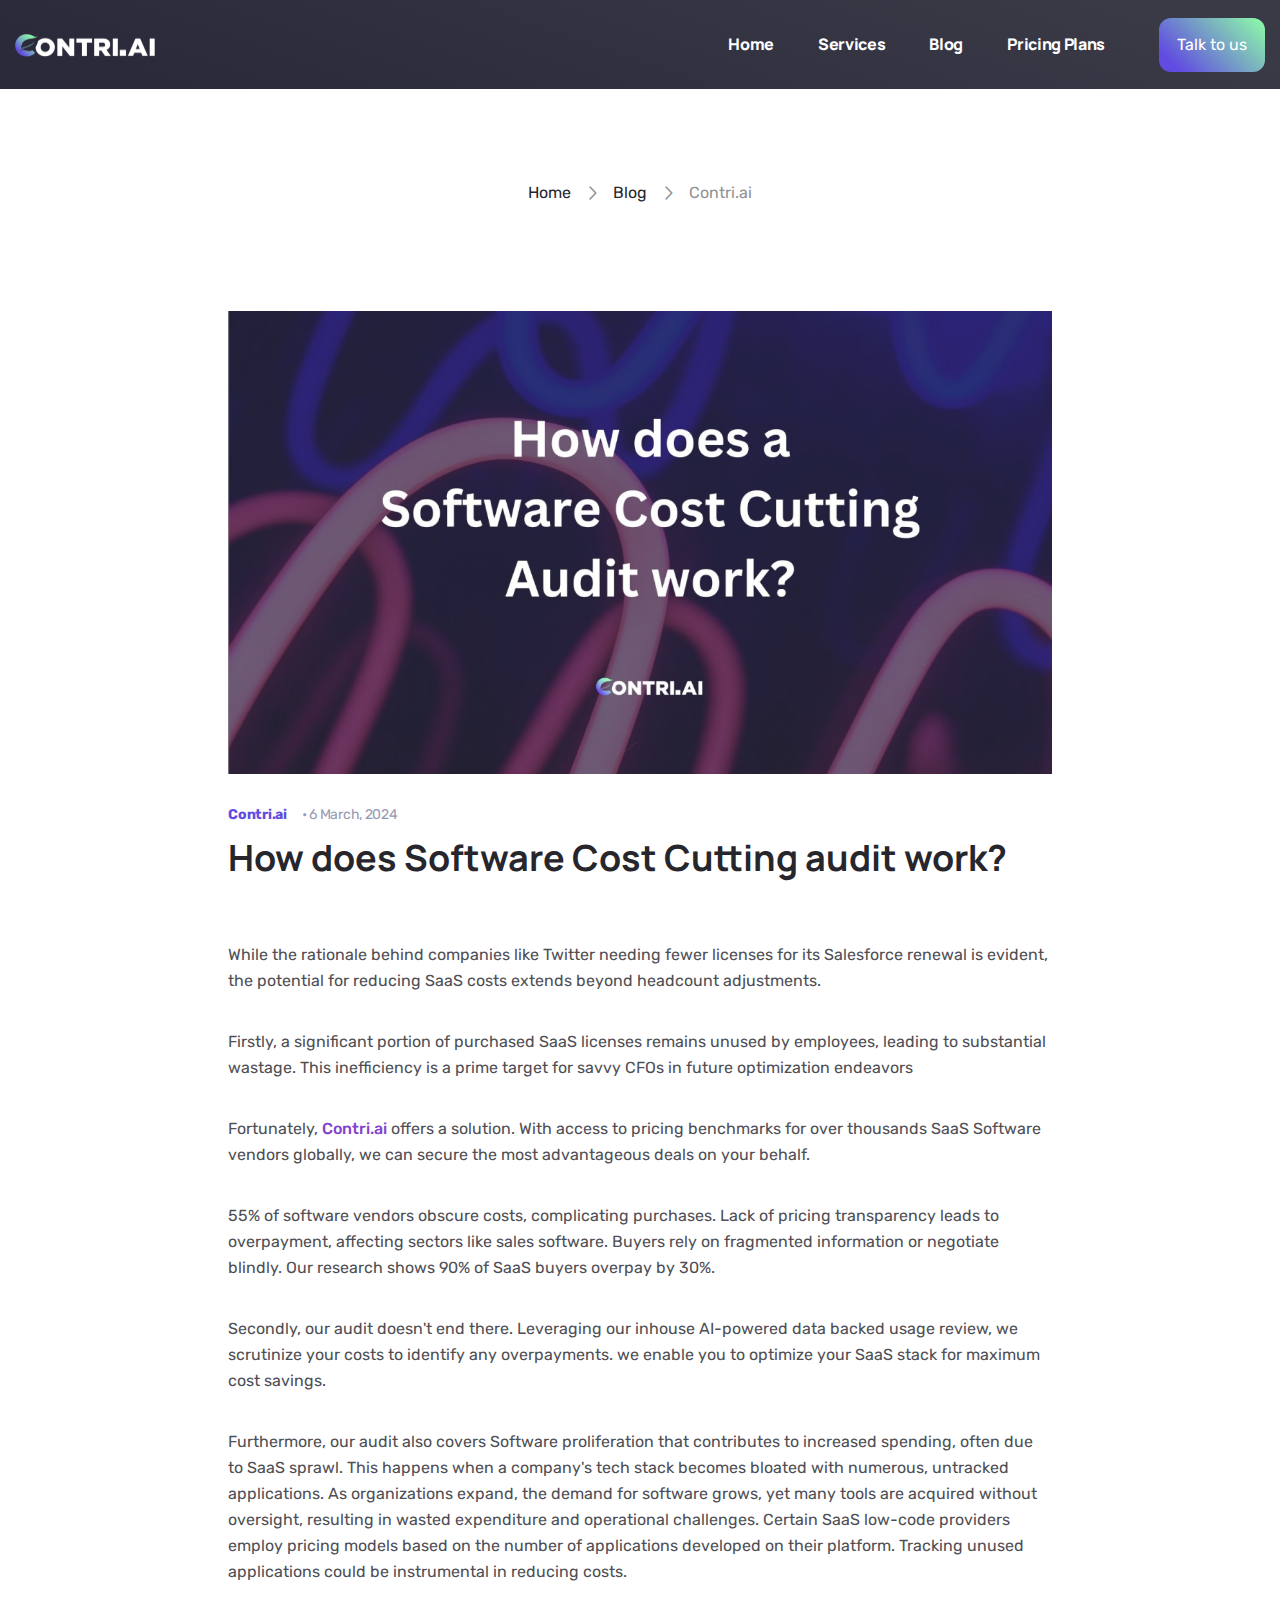
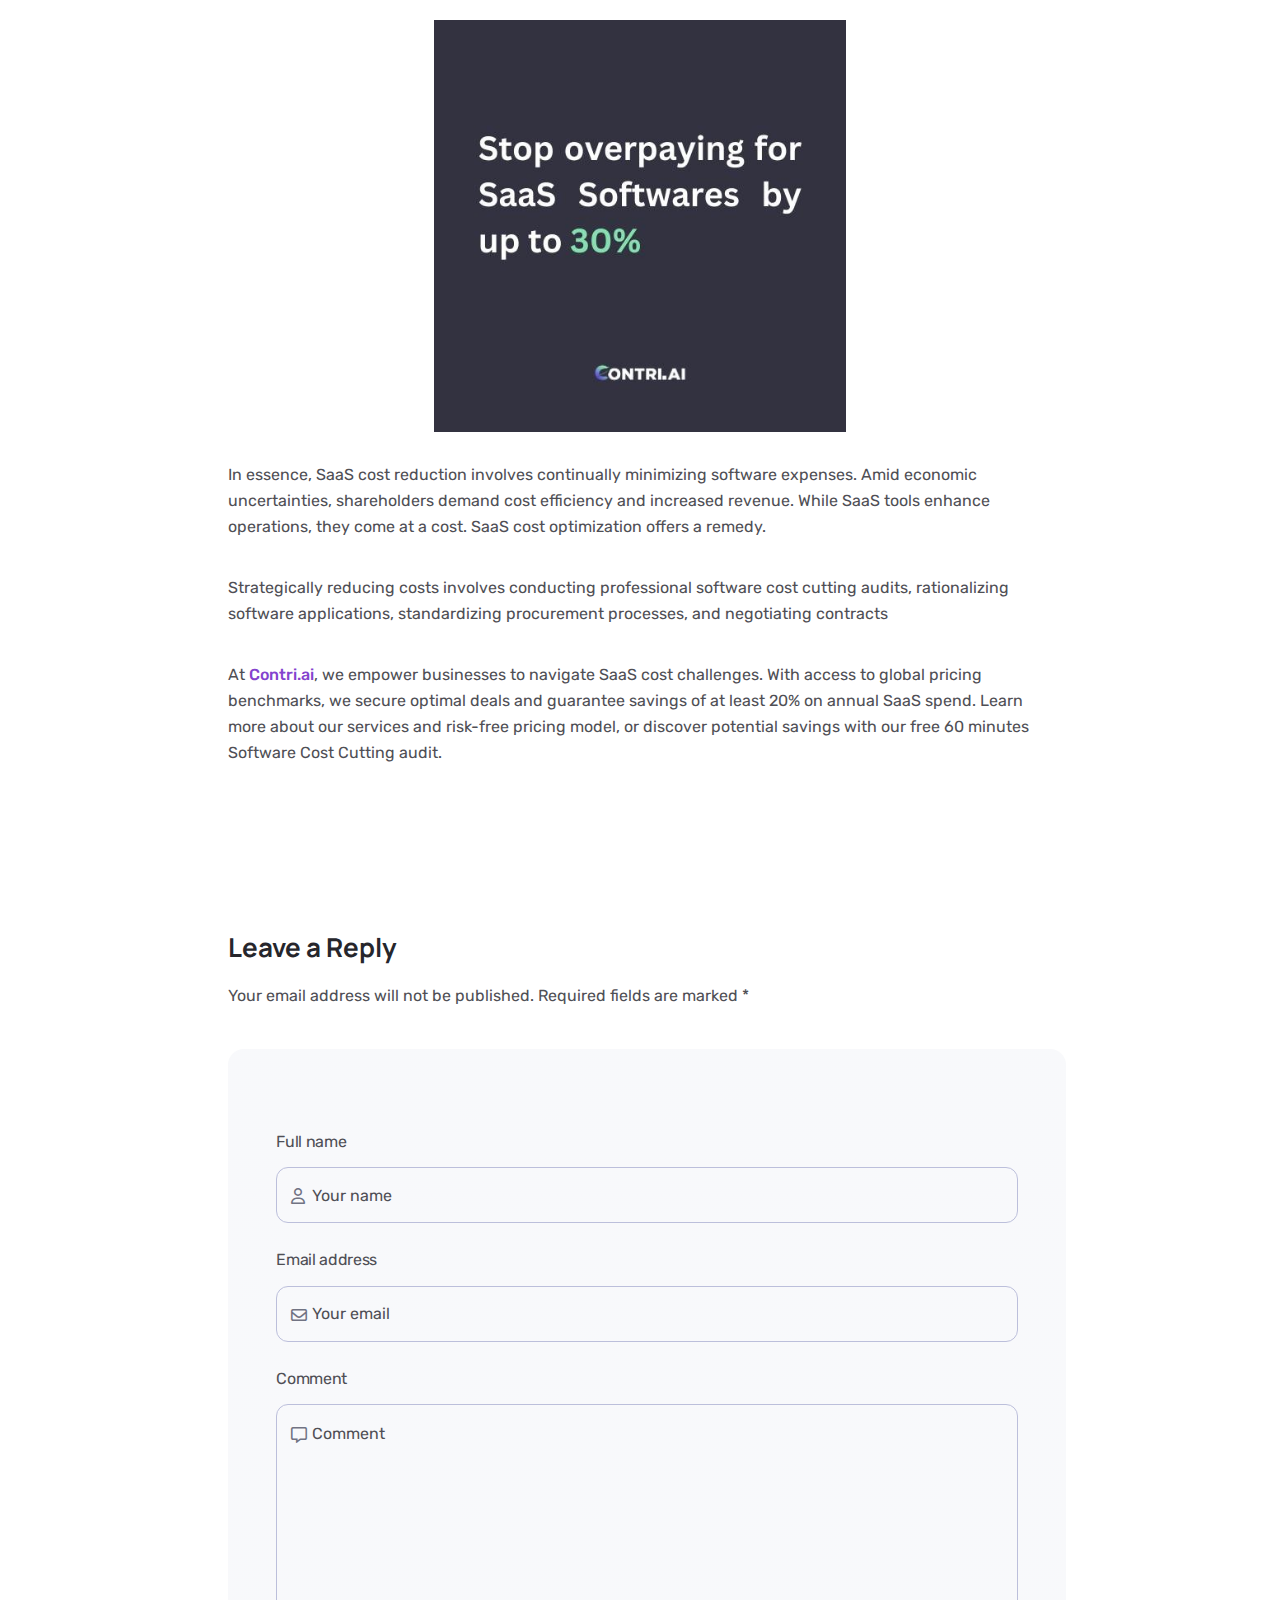
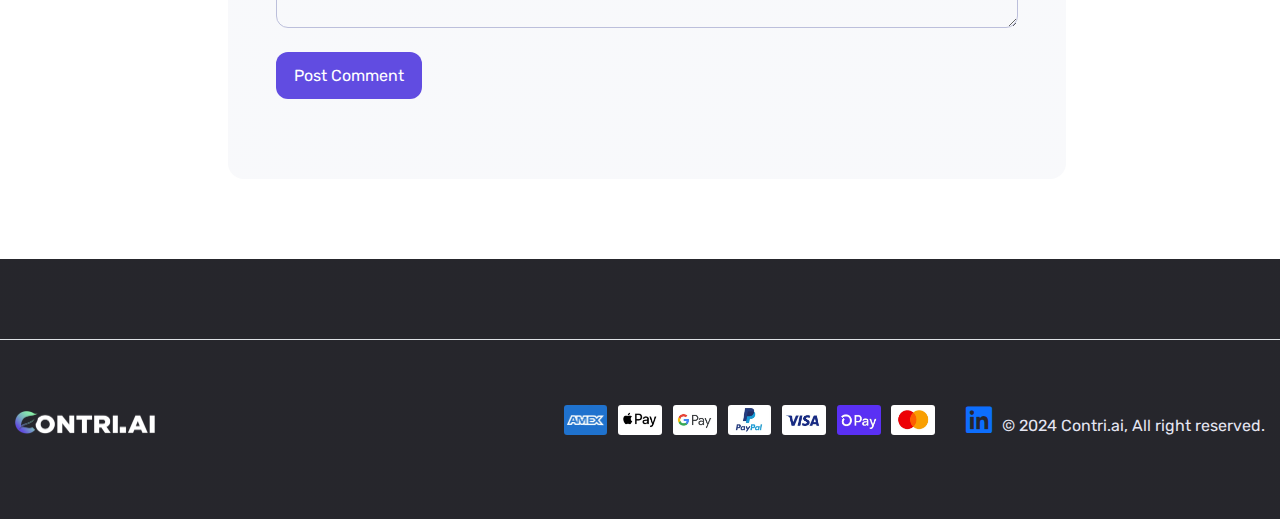
<file: blog-details2.html>
<!DOCTYPE html>
<html lang="en">

<head>
    <meta charset="UTF-8">
    <meta name="viewport" content="width=device-width, initial-scale=1.0">
    <link rel="shortcut icon" type="image/x-icon" href="static/assets/images/logo/ContriFavi.png">
    <title>Contri.ai</title>
    <!-- swiper css -->
    <link rel="stylesheet preload" href="static/assets/css/plugins/swiper.min.css" as="style">
    <!-- magnific popup css -->
    <link rel="stylesheet preload" href="static/assets/css/plugins/magnific-popup.css" as="style">
    <!-- metismenu css -->
    <link rel="stylesheet preload" href="static/assets/css/plugins/metismenu.css" as="style">
    <!-- bootstrap css -->
    <link rel="stylesheet preload" href="static/assets/css/vendor/bootstrap.min.css" as="style">
    <!-- fontawesome css -->
    <link rel="stylesheet preload" href="static/assets/css/plugins/fontawesome.min.css" as="style">
    <!-- Custom css -->
    <link rel="stylesheet preload" href="static/assets/css/style.css" as="style">
    <link rel="stylesheet" href="static/assets/css/mycss.css">
    <script src="/static/assets/js/index.js"></script>
    
</head>
<style>
    .blog-content{
        justify-content: center;
    }
    .header-three.header--sticky{
  background: linear-gradient(199deg, #3A3946 12.55%, #2B2A3B 87.45%);
}
</style>

<body>

    <!-- header area start -->
    <header class="header-three header--sticky">
        <div class="container">
            <div class="row">
                <div class="col-lg-12">
                    <div class="header-wrapper-main-three">
                        <a href="" class="logo-area">
                            <img src="static/assets/images/logo/ContriHeader.png" alt="logo" height="55" width="140" >
                        </a>
                        <div class="header-right-area">
                            <nav class="main-nav-area">
                                <ul class="list-unstyled fluxi-desktop-menu">
                                    <li class="menu-item fluxi-has-dropdown">
                                        <a href="./index.html" class="fluxi-dropdown-main-element" id="home">Home</a>
                                        <!-- Start Dropdown Menu -->
                                        
                                        <!-- End Dropdown Menu -->
                                    </li>
                                    <li class="menu-item fluxi-has-dropdown">
                                        <a href="#services" class="fluxi-dropdown-main-element" id="ser-op">Services</a>
                                        <!-- Start Dropdown Menu -->
                                        
                                        <!-- End Dropdown Menu -->
                                    </li>
                                    <li class="menu-item fluxi-has-dropdown">
                                        <a href="./blog-grid.html" class="fluxi-dropdown-main-element" id="blog">Blog</a>
                                        <!-- Start Dropdown Menu -->
                                        
                                        <!-- End Dropdown Menu -->
                                    </li>
                                    <li class="menu-item fluxi-has-dropdown">
                                        <a href="#" class="fluxi-dropdown-main-element" id="price">Pricing Plans</a>
                                        <!-- Start Dropdown Menu -->
                                        <!-- <ul class="fluxi-submenu list-unstyled menu-home">
                                            <li class="nav-item"><a class="nav-link page" href="about.html">About</a></li>
                                            <li class="nav-item"><a class="nav-link page" href="team.html">Our Team</a></li>
                                            <li class="nav-item"><a class="nav-link page" href="faq.html">FAQ's</a></li>
                                            <li class="nav-item"><a class="nav-link" href="#">Book a Demo</a></li>
                                            <li class="nav-item"><a class="nav-link" href="free-audit.html">Free Audit</a></li>
                                            <li class="nav-item"><a class="nav-link" id="price" href="#">Pricing Plans</a></li>
                                            <li class="nav-item"><a class="nav-link" href="404.html">404 Page</a></li>
                                        </ul> -->
                                        <!-- End Dropdown Menu -->
                                    </li>
                                    
                                    <!-- <li class="menu-item fluxi-has-dropdown">
                                        <a href="#" class="fluxi-dropdown-main-element">Work</a>
                                        Start Dropdown Menu
                                        <ul class="fluxi-submenu list-unstyled menu-home">
                                            <li class="nav-item"><a class="nav-link page" href="case-studies.html">Case Studies</a></li>
                                            <li class="nav-item"><a class="nav-link" href="single-case-studies.html">Case Studies Details</a></li>
                                        </ul>
                                        End Dropdown Menu
                                    </li> -->
                                    <!-- <li class="menu-item fluxi-has-dropdown">
                                        <a href="#" class="fluxi-dropdown-main-element">Blog</a>
                                        Start Dropdown Menu
                                        <ul class="fluxi-submenu list-unstyled menu-home">
                                            <li class="nav-item"><a class="nav-link page" href="blog.html">Blog</a></li>
                                            <li class="nav-item"><a class="nav-link" href="blog-left-sidebar.html">Blog Left Sidebar</a></li>
                                            <li class="nav-item"><a class="nav-link" href="blog-grid.html">Blog Grid</a></li>
                                            <li class="nav-item"><a class="nav-link" href="blog-grid-2.html">Blog Grid Right Sidebar</a></li>
                                            <li class="nav-item"><a class="nav-link" href="blog-grid-3.html">Blog Grid Left Sidebar</a></li>
                                            <li class="nav-item"><a class="nav-link" href="blog-details.html">Blog Details</a></li>
                                        </ul>
                                        End Dropdown Menu
                                    </li> -->

                                    <!-- <li class="menu-item"><a class="main-element fluxi-dropdown-main-element" href="contact.html">Contact</a></li> -->
                                </ul>
                            </nav>
                            <a href="#" class="rts-btn btn-primary-3" id="contact1">Talk to us</a>
                            <div class="menu-btn" id="menu-btn">

                                <svg width="20" height="16" viewBox="0 0 20 16" fill="none" xmlns="http://www.w3.org/2000/svg">
                                    <rect y="14" width="20" height="2" fill="#FFFFFF"></rect>
                                    <rect y="7" width="20" height="2" fill="#FFFFFF"></rect>
                                    <rect width="20" height="2" fill="#FFFFFF"></rect>
                                </svg>

                            </div>
                        </div>
                    </div>
                </div>
            </div>
        </div>
    </header>
    <!-- header area end -->



    <!-- single case studies -->
    <div class="single-case-studies-bread-crumb-area area-2 pt--120 pb--80">
        <div class="container">
            <div class="row">
                <div class="col-lg-12">
                    <div class="breadcrumb-inner">
                        <div class="pagimation">
                            <a href="./index.html">Home</a><i class="fa-regular fa-chevron-right"></i>
                            <a href="./blog-grid.html">Blog</a><i class="fa-regular fa-chevron-right"></i>
                            <a href="#" class="current">Contri.ai</a>
                        </div>
                        <!-- <h1 class="title split-collab">Blog Details</h1> -->
                    </div>
                </div>
            </div>
        </div>
    </div>
    <!-- single case studies end -->

    <!-- rts service area start -->
    <section class="fluxi-hero-section inner details rts-section-gapBottom inner-post">
        <div class="fluxi-hero">
            <div class="container">
                <div class="fluxi-full-hero-content">
                    <div class="row gx-5 sticky-coloum-wrap blog-content">
                        <div class="col-xl-8 col-lg-8">
                            <div class="fluxi-left-post">
                                <div class="single-blog-area-style-one">
                                    <a href="#" class="thumbnail">
                                        <img class="w-100" src="static/assets/images/blog/blog2/blog2img1.jpg" alt="">
                                    </a>
                                    <div class="inner-content-wrapper text-start">
                                        <div class="bottom-area justify-content-start mb--10">
                                            <span class="admin">Contri.ai</span>
                                            <span class="date"><span>•</span> 6 March, 2024</span>
                                        </div>
                                        <h6 class="title text-start">
                                            How does Software Cost Cutting audit work?
                                        </h6>
                                    </div>
                                </div>
                                <div class="post-panel">
                                    <div class="post-content">
                                        <!-- <p class="first-text">
                                            She started her blog exactly six months before I launched Camels & Chocolate, and she really set the bar high for my own blog birthday, Y’all this summer! I’ve already been brainstorming party ideas … who wants to come? It’s no coincidence that Buster Keaton and Charlot’s movies of the and award-winning chefs about what exactly makes their hometowns In fact, not being able to rely on spoken word made them better storytellers. They fully understood and used the power of showing without words. A range of amenities provides many things to do in Bellevue. About 40 percent of the city’s population are minorities, which contributes to an overall diverse range of lifestyles and ideas.
                                        </p> -->
                                        <p>While the rationale behind companies like Twitter needing fewer licenses for its Salesforce renewal is evident, the potential for reducing SaaS costs extends beyond headcount adjustments.</p>
                                        <!-- <div class="desc-image">
                                            <div class="image">
                                                <img src="static/assets/images/blog/02.png" width="394" alt="">
                                            </div>
                                        </div> -->
                                        <p>Firstly, a significant portion of purchased SaaS licenses remains unused by employees, leading to substantial wastage. This inefficiency is a prime target for savvy CFOs in future optimization endeavors</p>

                                        

                                        <p>Fortunately, <a href="./index.html">Contri.ai</a> offers a solution. With access to pricing benchmarks for over thousands SaaS Software vendors globally, we can secure the most advantageous deals on your behalf.</p>

                                        

                                        <p>55% of software vendors obscure costs, complicating purchases. Lack of pricing transparency leads to overpayment, affecting sectors like sales software. Buyers rely on fragmented information or negotiate blindly. Our research shows 90% of SaaS buyers overpay by 30%.</p>

                                        <p>Secondly, our audit doesn't end there. Leveraging our inhouse AI-powered data backed usage review, we scrutinize your costs to identify any overpayments. we enable you to optimize your SaaS stack for maximum cost savings.</p>

                                        <p>Furthermore, our audit also covers Software proliferation that contributes to increased spending, often due to SaaS sprawl. This happens when a company's tech stack becomes bloated with numerous, untracked applications. As organizations expand, the demand for software grows, yet many tools are acquired without oversight, resulting in wasted expenditure and operational challenges. Certain SaaS low-code providers employ pricing models based on the number of applications developed on their platform. Tracking unused applications could be instrumental in reducing costs.</p>

                                        
                                        <div class="image mb--30">
                                            <img class="w-50" src="static/assets/images/blog/blog2/blog2img2.jpg" alt="">
                                        </div>

                                        
                                        <p>In essence, SaaS cost reduction involves continually minimizing software expenses. Amid economic uncertainties, shareholders demand cost efficiency and increased revenue. While SaaS tools enhance operations, they come at a cost. SaaS cost optimization offers a remedy.</p>

                                        <p>Strategically reducing costs involves conducting professional software cost cutting audits, rationalizing software applications, standardizing procurement processes, and negotiating contracts</p>

                                        <p>At <a href="./index.html">Contri.ai</a>, we empower businesses to navigate SaaS cost challenges. With access to global pricing benchmarks, we secure optimal deals and guarantee savings of at least 20% on annual SaaS spend. Learn more about our services and risk-free pricing model, or discover potential savings with our free 60 minutes Software Cost Cutting audit.</p>

                                    </div>
                                    
                                    
                                    <div class="post-form-area mt--50">
                                        <h4 class="form-title">Leave a Reply</h4>
                                        <p class="desc">Your email address will not be published. Required fields are marked *</p>
                                        <form class="post-form" action="#">
                                            <!-- single inpout-area -->
                                            <div class="single-input-area">
                                                <label for="name">Full name</label>
                                                <input id="name" type="text" placeholder="Your name" required="">
                                                <i class="fa-regular fa-user"></i>
                                            </div>
                                            <!-- single inpout-area end -->
                                            <!-- single inpout-area -->
                                            <div class="single-input-area">
                                                <label for="email">Email address</label>
                                                <input id="email" type="text" placeholder="Your email">
                                                <i class="fa-regular fa-envelope"></i>
                                            </div>
                                            <!-- single inpout-area end -->
                                            <!-- single inpout-area -->
                                            <div class="single-input-area text-area">
                                                <label for="message">Comment</label>
                                                <textarea id="message" placeholder="Comment"></textarea>
                                                <i class="fa-regular fa-message"></i>
                                            </div>
                                            <!-- single inpout-area end -->
                                            <button class="rts-btn btn-primary">Post Comment</button>
                                        </form>
                                    </div>
                                </div>
                            </div>
                        </div>
                        
                    </div>
                </div>
            </div>
        </div>
    </section>
    <!-- rts service area end -->

    <!-- <div class="rts-footer-area footer-four rts-section-gap">
        
        <div class="container">
            <div class="row">
                <div class="col-lg-12">
                    <div class="copyright-area-four pt--65 mt-65 border-top">
                        <a href="#" class="logo">
                            <img class="light" src="static/assets/images/logo/logo-1.svg" alt="logo">
                            <img class="dark" src="static/assets/images/logo/logo-one-dark.svg" alt="logo">
                        </a>
                        <p>© 2023 Fluxi, All right reserved.</p>
                    </div>
                </div>
            </div>
        </div>
    </div> -->
    <div class="rts-footer-area footer-three footer-four bg-dark-p rts-section-gap">
        <!-- <div class="container mb--65">
            <div class="row g-48 g-lg-0">
                <div class="col-lg-2 col-md-4 col-sm-6 col-12">
                    single footer four wized
                    <div class="single-footer-four-wized">
                        <h5 class="title">Company</h5>
                        <ul>
                            <li><a href="#">About us</a></li>
                            <li><a href="#">Careers</a></li>
                            <li><a href="#">We hire</a></li>
                            <li><a href="#">Insights</a></li>
                        </ul>
                    </div>
                    single footer four wized end
                </div>
                <div class="col-lg-2 col-md-4 col-sm-6 col-12">
                    single footer four wized
                    <div class="single-footer-four-wized">
                        <h5 class="title">Resources</h5>
                        <ul>
                            <li><a href="#">Blog</a></li>
                            <li><a href="#">Help center</a></li>
                            <li><a href="#">Ask for support</a></li>
                            <li><a href="#">Contact</a></li>
                        </ul>
                    </div>
                    single footer four wized end
                </div>
                <div class="col-lg-2 col-md-4 col-sm-6 col-12">
                    single footer four wized
                    <div class="single-footer-four-wized">
                        <h5 class="title">Social</h5>
                        <ul>
                            <li><a href="#">Twitter</a></li>
                            <li><a href="#">Linkedin</a></li>
                            <li><a href="#">Facebook</a></li>
                            <li><a href="#">Instagram</a></li>
                        </ul>
                    </div>
                    single footer four wized end
                </div>
                <div class="col-lg-2 col-md-4 col-sm-6 col-12">
                    single footer four wized
                    <div class="single-footer-four-wized">
                        <h5 class="title">Legal</h5>
                        <ul>
                            <li><a href="terms.html">Terms of service</a></li>
                            <li><a href="privacy-policy.html">Privacy policy</a></li>
                            <li><a href="#">Cookies</a></li>
                            <li><a href="#">Sitemap</a></li>
                        </ul>
                    </div>
                    single footer four wized end
                </div>
                <div class="col-lg-4 col-md-6 col-sm-12 col-12">
                    single footer four wized
                    <div class="single-footer-four-wized">
                        <h5 class="title">Newsletter</h5>
                        <div class="footer-input-btn-between">
                            <form action="#">
                                <input required type="email" placeholder="Your email..">
                                <i class="fa-regular fa-envelope"></i>
                                <button class="rts-btn btn-primary-4">Subscribe</button>
                            </form>
                        </div>
                    </div>
                </div>
            </div>
        </div> -->
        <div class="container pt--65 mt-65 border-top">
            <div class="row">
                <div class="col-lg-12">
                    
                    <div class="copyright-area-four area-3 ">
                        
                        

                        <div class="foot ">
                            <div class="footer-link">
                                <a href="#" class="logo">
                                    <img src="static/assets/images/logo/ContriHeader.png" alt="logo" width="140" height="55">       
                                </a>
                                
                            </div>
                            <div class="container-pay">
                                <div class="grid-img">
                                    <img  src="./static/assets/images/company/amex.png" height="30"   alt="">
                                    <img  src="./static/assets/images/company/ipay.png" height="30"   alt="">
                                    <img  src="./static/assets/images/company/gpay.png" height="30"   alt="">
                                    <img  src="./static/assets/images/company/paypal.png" height="30"   alt="">
                                    <img  src="./static/assets/images/company/visa.png" height="30"   alt="">
                                    <img  src="./static/assets/images/company/opay.png" height="30"   alt="">
                                    <img  src="./static/assets/images/company/vodafone.png" height="30"   alt="">
                                </div>
                                <div class="foot-linkedin">
                                    <a href="https://www.linkedin.com/company/contri-ai/"><i class="fa-brands fa-linkedin" style="font-size: 30px;position: relative;"></i></a>
                                    <p>© 2024 Contri.ai, All right reserved.</p>
                                </div>
                            </div>
                            
                            
                        </div>
                        
                    </div>
                </div>
            </div>
        </div>
    </div>


    <div id="anywhere-home" class="">
    </div>


    <!-- side bar area  -->
    <!-- side bar area  -->
    <div id="side-bar" class="side-bar header-two">
        <button class="close-icon-menu"><i class="fa-sharp fa-thin fa-xmark"></i></button>
        <!-- mobile menu area start -->
        <div class="mobile-menu-main">
            <nav class="nav-main mainmenu-nav mt--30">
                <ul class="mainmenu metismenu" id="mobile-menu-active">
                    <li>
                        <a href="#" class="fluxi-dropdown-main-element" id="home">Home</a>
                        <!-- <ul class="submenu mm-collapse">
                            <li><a class="mobile-menu-link" href="index.html">SEO Marketing</a></li>
                            <li><a class="mobile-menu-link" href="index-two.html">Digital Marketing</a></li>
                            <li><a class="mobile-menu-link" href="index-three.html">Digital Agency</a></li>
                            <li><a class="mobile-menu-link" href="index-four.html">Startup Agency</a></li>
                            <li><a class="mobile-menu-link" href="index-five.html">Advertising Agency</a></li>
                            <li><a class="mobile-menu-link" href="index-six.html">Web Design Agency</a></li>
                            <li><a class="mobile-menu-link" href="index-seven.html">Social Media Agency</a></li>
                            <li><a class="mobile-menu-link" href="index-eight.html">SEO Agency</a></li>
                        </ul> -->
                    </li>
                    <li>
                        <a href="#services" class="fluxi-dropdown-main-element" id="ser-op">Services</a>
                        <!-- <ul class="submenu mm-collapse">
                            <li><a class="mobile-menu-link" href="about.html">About</a></li>
                            <li><a class="mobile-menu-link" href="team.html">Our Team</a></li>
                            <li><a class="mobile-menu-link" href="faq.html">FAQ's</a></li>
                            <li><a class="mobile-menu-link" href="book-a-demo.html">Book a Demo</a></li>
                            <li><a class="mobile-menu-link" href="free-audit.html">Free Audit</a></li>
                            <li><a class="mobile-menu-link" href="pricing.html">Pricing Plans</a></li>
                            <li><a class="mobile-menu-link" href="404.html">404 Page</a></li>
                        </ul> -->
                    </li>
                    <li class="menu-item fluxi-has-dropdown">
                        <a href="./blog-grid.html" class="fluxi-dropdown-main-element" id="blog">Blog</a>
                        <!-- Start Dropdown Menu -->
                        
                        <!-- End Dropdown Menu -->
                    </li>
                    <li>
                        <a href="#pricing" class="fluxi-dropdown-main-element" id="price">Pricing Plans</a>
                        <!-- <ul class="submenu mm-collapse">
                            <li><a class="mobile-menu-link" href="service.html">Services</a></li>
                            <li class="has-droupdown third-lvl">
                                <a class="main" href="#">Service Details</a>
                                <ul class="submenu-third-lvl mm-collapse">
                                    <li><a href="service-details.html"></a>Paid Search Marketing</li>
                                    <li><a href="email-marketing.html"></a>Email Marketing</li>
                                    <li><a href="social-media-marketing.html"></a>Social Media Marketing</li>
                                    <li><a href="influencer-marketing.html"></a>Influencer Marketing</li>
                                </ul>
                            </li>
                        </ul> -->
                    </li>
                    
                    
                        <a href="#" class="rts-btn btn-primary-3" id="contact4">Talk to us</a>
                    
                </ul>
            </nav>

            <ul class="social-area-one pl--20 mt--30" style="padding-left:25px ;;display: flex;justify-content: flex-start;">
                <li><a href="https://www.linkedin.com/company/contri-ai/"><i class="fa-brands fa-linkedin" style="font-size: 30px"></i></a></li>
                <!-- <li><a href="#"><i class="fa-brands fa-x-twitter"></i></a></li>
                <li><a href="#"><i class="fa-brands fa-youtube"></i></a></li>
                <li><a href="#"><i class="fa-brands fa-facebook-f"></i></a></li> -->
            </ul>
        </div>
        <!-- mobile menu area end -->
    </div>
    <!-- side abr area end -->
    <!-- side abr area end -->

    <!-- pre loader start -->
    <div class="loader-wrapper">
        <div class="loader">
        </div>
        <div class="loader-section section-left"></div>
        <div class="loader-section section-right"></div>
    </div>
    <!-- pre loader end -->

    <!-- THEME MODE SWITCHER -->
    <!-- <div class="rts-switcher rts-theme-mode">
        <div class="rts-darkmode">
            <a id="rts-data-toggle" class="rts-dark-light">
                <i class="rts-go-dark fal fa-moon"></i>
                <i class="rts-go-light fa-light fa-sun-bright"></i>
            </a>
        </div>
    </div> -->
    <!-- THEME MODE SWITCHER END -->

    <!-- progress area start -->
    <div class="progress-wrap">
        <svg class="progress-circle svg-content" width="100%" height="100%" viewBox="-1 -1 102 102">
            <path d="M50,1 a49,49 0 0,1 0,98 a49,49 0 0,1 0,-98" style="transition: stroke-dashoffset 10ms linear 0s; stroke-dasharray: 307.919, 307.919; stroke-dashoffset: 307.919;"></path>
        </svg>
    </div>
    <!-- progress area end -->
    <!-- contact form start -->
    <div class="rts-contact-form-area contact-form-page rts-section-gapBottom ab-form">
        <div class="container">
            <div class="row">
                <div class="col-lg-12">
                    <form class="contact-form" action="https://docs.google.com/forms/d/e/1FAIpQLSentPHQgTUuwlHBnUAb_uFNt-1RpMCgX0HQEM2zxrgbZa1Phw/formResponse" method="post" target="hiddenConfirm" onsubmit="submitted=true">
                        <div class="cancel" id="cancel-form">
                            <img src="./static/assets/images/icons/cancel.svg" alt="">
                        </div>
                        
                        <div class="single-input-area">
                            <label for="entry.408991727">Full name</label>
                            <input id="name" type="text" name="entry.408991727" placeholder="Your name" required> 
                            <i class="fa-regular fa-user"></i>
                        </div>

                        <div class="single-input-area">
                            <label for="entry.52896870">Email</label>
                            <input id="email" type="email" name="entry.52896870" placeholder="Your email" required>
                            <i class="fa-regular fa-envelope"></i>
                        </div>
                        
                        <div class="single-input-area">
                            <label for="entry.1109571671">Number</label>
                            <input id="tel" type="number" name="entry.1109571671" placeholder="Your phone number enter with country code" required>
                            <i class="fa-solid fa-phone"></i>
                        </div>
                        
                        <div class="single-input-area text-area">
                            <label for="entry.573585744">Your Message</label>
                            <textarea id="message" name="entry.573585744" placeholder="Your message"></textarea>
                            <i class="fa-regular fa-message"></i>
                        </div>
                        
                        
                        <button type="submit" class="rts-btn btn-primary" id="form-sb">

                            
                            Send Message
                            <i class="fa-solid fa-location-arrow"></i>
                            
                            <div class="load" id="load">
                                <img src="static/assets/images/icons/loading.png" alt="" height="20">
                            </div>

                        </button>
                        <!-- message send confirmation -->
                        <div id="form-info" class="text-center text-primary mt-5 text-capitalize">
                    </form>

                </div>
            </div>
        </div>
    </div>
    <!-- contact form end  -->


    <!-- jquery js -->
    <script defer src="static/assets/js/plugins/jquery.min.js"></script>
    <script defer src="static/assets/js/plugins/bootstrap.min.js"></script>
    <script defer src="static/assets/js/plugins/metismenu.js"></script>
    <script defer src="static/assets/js/vendor/jqueryui.js"></script>
    <script defer src="static/assets/js/vendor/waypoint.js"></script>
    <script defer src="static/assets/js/plugins/swiper.js"></script>
    <script defer src="static/assets/js/plugins/theia-sticky-sidebar.min.js"></script>
    <script defer src="static/assets/js/plugins/gsap.min.js"></script>
    <script defer src="static/assets/js/plugins/scrolltigger.js"></script>
    <script defer src="static/assets/js/vendor/split-text.js"></script>
    <script defer src="static/assets/js/vendor/split-type.js"></script>
    <script defer src="static/assets/js/vendor/waw.js"></script>
    <script defer src="static/assets/js/plugins/counter-up.js"></script>
    <script defer src="static/assets/js/plugins/magnific-popup.js"></script>
    <!-- contact form js -->
    <script defer src="static/assets/js/plugins/contact-form.js"></script>
    <script defer src="static/assets/js/main.js"></script>
</body>

</html>
</file>
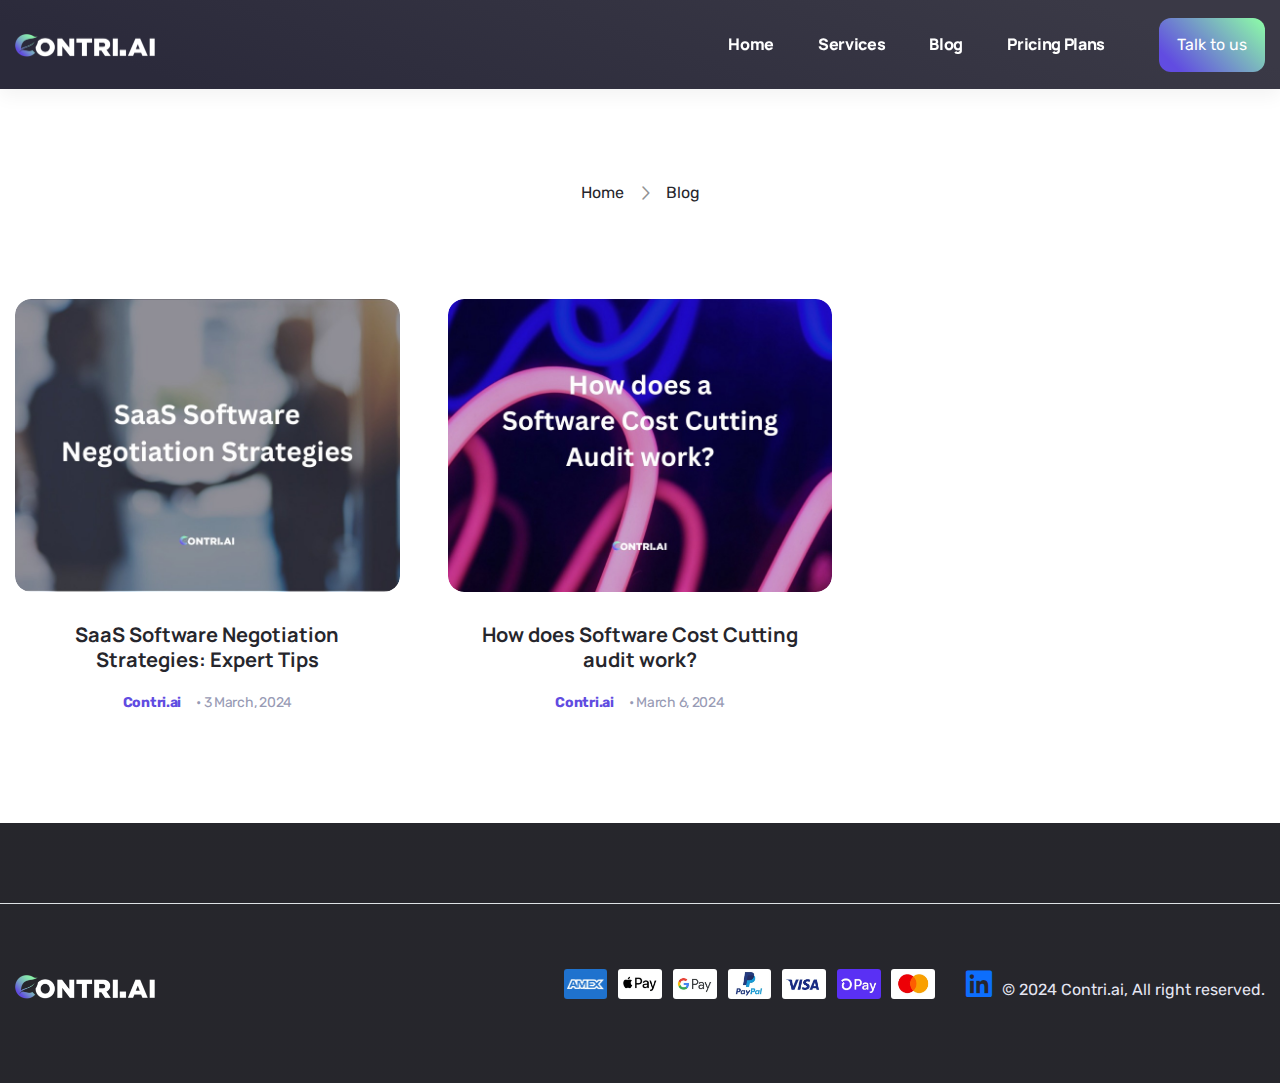
<file: blog-grid.html>
<!DOCTYPE html>
<html lang="en">

<head>
    <meta charset="UTF-8">
    <meta name="viewport" content="width=device-width, initial-scale=1.0">
    <link rel="shortcut icon" type="image/x-icon" href="static/assets/images/logo/ContriFavi.png">
    <title>Contri.ai</title>
    <!-- swiper css -->
    <link rel="stylesheet preload" href="static/assets/css/plugins/swiper.min.css" as="style">
    <!-- magnific popup css -->
    <link rel="stylesheet preload" href="static/assets/css/plugins/magnific-popup.css" as="style">
    <!-- metismenu css -->
    <link rel="stylesheet preload" href="static/assets/css/plugins/metismenu.css" as="style">
    <!-- bootstrap css -->
    <link rel="stylesheet preload" href="static/assets/css/vendor/bootstrap.min.css" as="style">
    <!-- fontawesome css -->
    <link rel="stylesheet preload" href="static/assets/css/plugins/fontawesome.min.css" as="style">
    <!-- Custom css -->
    <link rel="stylesheet preload" href="static/assets/css/style.css" as="style">
    
    <link rel="stylesheet" href="static/assets/css/mycss.css">
    <script src="/static/assets/js/index.js"></script>

</head>
<style>
    .header-three.header--sticky{
  background: linear-gradient(199deg, #3A3946 12.55%, #2B2A3B 87.45%);
}
</style>
<script >

    var submitted = false;

</script>
<iframe name="hiddenConfirm" name="hiddenConfirm" style="display: none;" onload="if(submitted){
    console.log('form submitted')
    document.getElementById('load').style.display = 'none';
    document.getElementById('form-info').innerHTML = 'Form submitted successfully!';
    document.getElementById('form-sb').setAttribute('disabled','true');
    }"></iframe>
<body>

    <!-- header area start -->
    <header class="header-three header--sticky sticky">
        <div class="container">
            <div class="row">
                <div class="col-lg-12">
                    <div class="header-wrapper-main-three">
                        <a href="./index.html" class="logo-area">
                            <img src="static/assets/images/logo/ContriHeader.png" alt="logo" height="55" width="140" >
                        </a>
                        <div class="header-right-area">
                            <nav class="main-nav-area">
                                <ul class="list-unstyled fluxi-desktop-menu">
                                    <li class="menu-item fluxi-has-dropdown">
                                        <a href="./index.html" class="fluxi-dropdown-main-element" id="home">Home</a>
                                        <!-- Start Dropdown Menu -->
                                        
                                        <!-- End Dropdown Menu -->
                                    </li>
                                    <li class="menu-item fluxi-has-dropdown">
                                        <a href="./index.html#services" class="fluxi-dropdown-main-element" id="ser-op">Services</a>
                                        <!-- Start Dropdown Menu -->
                                        
                                        <!-- End Dropdown Menu -->
                                    </li>
                                    <li class="menu-item fluxi-has-dropdown">
                                        <a href="./blog-grid.html" class="fluxi-dropdown-main-element" id="blog">Blog</a>
                                        <!-- Start Dropdown Menu -->
                                        
                                        <!-- End Dropdown Menu -->
                                    </li>
                                    <li class="menu-item fluxi-has-dropdown">
                                        <a href="./index.html#pricing" class="fluxi-dropdown-main-element" id="price">Pricing Plans</a>
                                        <!-- Start Dropdown Menu -->
                                        <!-- <ul class="fluxi-submenu list-unstyled menu-home">
                                            <li class="nav-item"><a class="nav-link page" href="about.html">About</a></li>
                                            <li class="nav-item"><a class="nav-link page" href="team.html">Our Team</a></li>
                                            <li class="nav-item"><a class="nav-link page" href="faq.html">FAQ's</a></li>
                                            <li class="nav-item"><a class="nav-link" href="#">Book a Demo</a></li>
                                            <li class="nav-item"><a class="nav-link" href="free-audit.html">Free Audit</a></li>
                                            <li class="nav-item"><a class="nav-link" id="price" href="#">Pricing Plans</a></li>
                                            <li class="nav-item"><a class="nav-link" href="404.html">404 Page</a></li>
                                        </ul> -->
                                        <!-- End Dropdown Menu -->
                                    </li>
                                    
                                    <!-- <li class="menu-item fluxi-has-dropdown">
                                        <a href="#" class="fluxi-dropdown-main-element">Work</a>
                                        Start Dropdown Menu
                                        <ul class="fluxi-submenu list-unstyled menu-home">
                                            <li class="nav-item"><a class="nav-link page" href="case-studies.html">Case Studies</a></li>
                                            <li class="nav-item"><a class="nav-link" href="single-case-studies.html">Case Studies Details</a></li>
                                        </ul>
                                        End Dropdown Menu
                                    </li> -->
                                    <!-- <li class="menu-item fluxi-has-dropdown">
                                        <a href="#" class="fluxi-dropdown-main-element">Blog</a>
                                        Start Dropdown Menu
                                        <ul class="fluxi-submenu list-unstyled menu-home">
                                            <li class="nav-item"><a class="nav-link page" href="blog.html">Blog</a></li>
                                            <li class="nav-item"><a class="nav-link" href="blog-left-sidebar.html">Blog Left Sidebar</a></li>
                                            <li class="nav-item"><a class="nav-link" href="blog-grid.html">Blog Grid</a></li>
                                            <li class="nav-item"><a class="nav-link" href="blog-grid-2.html">Blog Grid Right Sidebar</a></li>
                                            <li class="nav-item"><a class="nav-link" href="blog-grid-3.html">Blog Grid Left Sidebar</a></li>
                                            <li class="nav-item"><a class="nav-link" href="blog-details.html">Blog Details</a></li>
                                        </ul>
                                        End Dropdown Menu
                                    </li> -->

                                    <!-- <li class="menu-item"><a class="main-element fluxi-dropdown-main-element" href="contact.html">Contact</a></li> -->
                                </ul>
                            </nav>
                            <a href="#" class="rts-btn btn-primary-3" id="contact1">Talk to us</a>
                            <div class="menu-btn" id="menu-btn">

                                <svg width="20" height="16" viewBox="0 0 20 16" fill="none" xmlns="http://www.w3.org/2000/svg">
                                    <rect y="14" width="20" height="2" fill="#FFFFFF"></rect>
                                    <rect y="7" width="20" height="2" fill="#FFFFFF"></rect>
                                    <rect width="20" height="2" fill="#FFFFFF"></rect>
                                </svg>

                            </div>
                        </div>
                    </div>
                </div>
            </div>
        </div>
    </header>
    <!-- header area end -->



    <!-- single case studies -->
    <div class="single-case-studies-bread-crumb-area area-2 pt--120 pb--20">
        <div class="container">
            <div class="row">
                <div class="col-lg-12">
                    <div class="breadcrumb-inner">
                        <div class="pagimation">
                            <a href="./index.html">Home</a><i class="fa-regular fa-chevron-right"></i>
                            <a href="./blog-grid.html">Blog</a>
                            <!-- <i class="fa-regular fa-chevron-right"></i> -->
                            <!-- <a href="#" class="current">Blog Grid</a> -->
                        </div>
                        <!-- <h1 class="title split-collab">Contri.ai Blog</h1> -->
                    </div>
                </div>
            </div>
        </div>
    </div>
    <!-- single case studies end -->

    <div class="rts-section-gapBottom rts-blog-area-one">
        <div class="container">
            <div class="row g-48 mt--0 justify-content-sm-center justify-content-md-start">
                <div class="col-lg-4 col-md-6 col-sm-10">
                    <!-- single blog area start -->
                    <div class="single-blog-area-style-one">
                        <a href="./SaaSSoftwareNegotiation.html" class="thumbnail" >
                            <img src="static/assets/images/blog/blog1cover.jpeg"  alt="blog-image">
                        </a>
                        <div class="inner-content-wrapper">
                            <a href="./SaaSSoftwareNegotiation.html">
                                <h6 class="title">
                                    SaaS Software Negotiation Strategies: Expert Tips
                                </h6>
                            </a>
                            <div class="bottom-area">
                                <span class="admin">Contri.ai</span>
                                <span class="date">•   3 March, 2024</span>
                            </div>
                        </div>
                    </div>
                    <!-- single blog area end -->
                </div>
                <div class="col-lg-4 col-md-6 col-sm-10">
                    <!-- single blog area start -->
                    <div class="single-blog-area-style-one">
                        <a href="./SoftwareCostCutting.html" class="thumbnail">
                            <img src="static/assets/images/blog/blog2cover.jpeg" alt="blog-image">
                        </a>
                        <div class="inner-content-wrapper">
                            <a href="./SoftwareCostCutting.html">
                                <h6 class="title">
                                    How does Software Cost Cutting audit work?
                                </h6>
                            </a>
                            <div class="bottom-area">
                                <span class="admin">Contri.ai</span>
                                <span class="date">•   March 6, 2024</span>
                            </div>
                        </div>
                    </div>
                    <!-- single blog area end -->
                </div>
                
                <!-- <div class="col-lg-12 text-center">
                    <a href="#" class="rts-btn btn-primary text-center">View Insights</a>
                </div> -->
            </div>
        </div>
    </div>

    <!-- footer -->

    <!-- rts footer start two -->
    <div class="rts-footer-area footer-three footer-four bg-dark-p rts-section-gap">
        <!-- <div class="container mb--65">
            <div class="row g-48 g-lg-0">
                <div class="col-lg-2 col-md-4 col-sm-6 col-12">
                    single footer four wized
                    <div class="single-footer-four-wized">
                        <h5 class="title">Company</h5>
                        <ul>
                            <li><a href="#">About us</a></li>
                            <li><a href="#">Careers</a></li>
                            <li><a href="#">We hire</a></li>
                            <li><a href="#">Insights</a></li>
                        </ul>
                    </div>
                    single footer four wized end
                </div>
                <div class="col-lg-2 col-md-4 col-sm-6 col-12">
                    single footer four wized
                    <div class="single-footer-four-wized">
                        <h5 class="title">Resources</h5>
                        <ul>
                            <li><a href="#">Blog</a></li>
                            <li><a href="#">Help center</a></li>
                            <li><a href="#">Ask for support</a></li>
                            <li><a href="#">Contact</a></li>
                        </ul>
                    </div>
                    single footer four wized end
                </div>
                <div class="col-lg-2 col-md-4 col-sm-6 col-12">
                    single footer four wized
                    <div class="single-footer-four-wized">
                        <h5 class="title">Social</h5>
                        <ul>
                            <li><a href="#">Twitter</a></li>
                            <li><a href="#">Linkedin</a></li>
                            <li><a href="#">Facebook</a></li>
                            <li><a href="#">Instagram</a></li>
                        </ul>
                    </div>
                    single footer four wized end
                </div>
                <div class="col-lg-2 col-md-4 col-sm-6 col-12">
                    single footer four wized
                    <div class="single-footer-four-wized">
                        <h5 class="title">Legal</h5>
                        <ul>
                            <li><a href="terms.html">Terms of service</a></li>
                            <li><a href="privacy-policy.html">Privacy policy</a></li>
                            <li><a href="#">Cookies</a></li>
                            <li><a href="#">Sitemap</a></li>
                        </ul>
                    </div>
                    single footer four wized end
                </div>
                <div class="col-lg-4 col-md-6 col-sm-12 col-12">
                    single footer four wized
                    <div class="single-footer-four-wized">
                        <h5 class="title">Newsletter</h5>
                        <div class="footer-input-btn-between">
                            <form action="#">
                                <input required type="email" placeholder="Your email..">
                                <i class="fa-regular fa-envelope"></i>
                                <button class="rts-btn btn-primary-4">Subscribe</button>
                            </form>
                        </div>
                    </div>
                </div>
            </div>
        </div> -->
        <div class="container pt--65 mt-65 border-top">
            <div class="row">
                <div class="col-lg-12">
                    
                    <div class="copyright-area-four area-3 ">
                        
                        

                        <div class="foot ">
                            <div class="footer-link">
                                <a href="#" class="logo">
                                    <img src="static/assets/images/logo/ContriHeader.png" alt="logo" width="140" height="55">       
                                </a>
                                
                            </div>
                            <div class="container-pay">
                                <div class="grid-img">
                                    <img  src="./static/assets/images/company/amex.png" height="30"   alt="">
                                    <img  src="./static/assets/images/company/ipay.png" height="30"   alt="">
                                    <img  src="./static/assets/images/company/gpay.png" height="30"   alt="">
                                    <img  src="./static/assets/images/company/paypal.png" height="30"   alt="">
                                    <img  src="./static/assets/images/company/visa.png" height="30"   alt="">
                                    <img  src="./static/assets/images/company/opay.png" height="30"   alt="">
                                    <img  src="./static/assets/images/company/vodafone.png" height="30"   alt="">
                                </div>
                                <div class="foot-linkedin">
                                    <a href="https://www.linkedin.com/company/contri-ai/"><i class="fa-brands fa-linkedin" style="font-size: 30px;position: relative;"></i></a>
                                    <p>© 2024 Contri.ai, All right reserved.</p>
                                </div>
                            </div>
                            
                            
                        </div>
                        
                    </div>
                </div>
            </div>
        </div>
    </div>
    <!-- rts footer start two end -->

    <!-- <div class="rts-footer-area footer-four rts-section-gap">
        
        <div class="container">
            <div class="row">
                <div class="col-lg-12">
                    <div class="copyright-area-four pt--65 mt-65 border-top">
                        <a href="#" class="logo">
                            <img class="light" src="static/assets/images/logo/logo-1.svg" alt="logo">
                            <img class="dark" src="static/assets/images/logo/logo-one-dark.svg" alt="logo">
                        </a>
                        <p>© 2023 Fluxi, All right reserved.</p>
                    </div>
                </div>
            </div>
        </div>
    </div> -->


    <div id="anywhere-home" class="">
    </div>


    <!-- side bar area  -->
    <!-- side bar area  -->
    <div id="side-bar" class="side-bar header-two">
        <button class="close-icon-menu"><i class="fa-sharp fa-thin fa-xmark"></i></button>
        <!-- mobile menu area start -->
        <div class="mobile-menu-main">
            <nav class="nav-main mainmenu-nav mt--30">
                <ul class="mainmenu metismenu" id="mobile-menu-active">
                    <li>
                        <a href="#" class="fluxi-dropdown-main-element" id="home">Home</a>
                        <!-- <ul class="submenu mm-collapse">
                            <li><a class="mobile-menu-link" href="index.html">SEO Marketing</a></li>
                            <li><a class="mobile-menu-link" href="index-two.html">Digital Marketing</a></li>
                            <li><a class="mobile-menu-link" href="index-three.html">Digital Agency</a></li>
                            <li><a class="mobile-menu-link" href="index-four.html">Startup Agency</a></li>
                            <li><a class="mobile-menu-link" href="index-five.html">Advertising Agency</a></li>
                            <li><a class="mobile-menu-link" href="index-six.html">Web Design Agency</a></li>
                            <li><a class="mobile-menu-link" href="index-seven.html">Social Media Agency</a></li>
                            <li><a class="mobile-menu-link" href="index-eight.html">SEO Agency</a></li>
                        </ul> -->
                    </li>
                    <li>
                        <a href="#services" class="fluxi-dropdown-main-element" id="ser-op">Services</a>
                        <!-- <ul class="submenu mm-collapse">
                            <li><a class="mobile-menu-link" href="about.html">About</a></li>
                            <li><a class="mobile-menu-link" href="team.html">Our Team</a></li>
                            <li><a class="mobile-menu-link" href="faq.html">FAQ's</a></li>
                            <li><a class="mobile-menu-link" href="book-a-demo.html">Book a Demo</a></li>
                            <li><a class="mobile-menu-link" href="free-audit.html">Free Audit</a></li>
                            <li><a class="mobile-menu-link" href="pricing.html">Pricing Plans</a></li>
                            <li><a class="mobile-menu-link" href="404.html">404 Page</a></li>
                        </ul> -->
                    </li>
                    <li class="menu-item fluxi-has-dropdown">
                        <a href="./blog-grid.html" class="fluxi-dropdown-main-element" id="blog">Blog</a>
                        <!-- Start Dropdown Menu -->
                        
                        <!-- End Dropdown Menu -->
                    </li>
                    <li>
                        <a href="#pricing" class="fluxi-dropdown-main-element" id="price">Pricing Plans</a>
                        <!-- <ul class="submenu mm-collapse">
                            <li><a class="mobile-menu-link" href="service.html">Services</a></li>
                            <li class="has-droupdown third-lvl">
                                <a class="main" href="#">Service Details</a>
                                <ul class="submenu-third-lvl mm-collapse">
                                    <li><a href="service-details.html"></a>Paid Search Marketing</li>
                                    <li><a href="email-marketing.html"></a>Email Marketing</li>
                                    <li><a href="social-media-marketing.html"></a>Social Media Marketing</li>
                                    <li><a href="influencer-marketing.html"></a>Influencer Marketing</li>
                                </ul>
                            </li>
                        </ul> -->
                    </li>
                    
                    
                        <a href="#" class="rts-btn btn-primary-3" id="contact4">Talk to us</a>
                    
                </ul>
            </nav>

            <ul class="social-area-one pl--20 mt--30" style="padding-left:25px ;;display: flex;justify-content: flex-start;">
                <li><a href="https://www.linkedin.com/company/contri-ai/"><i class="fa-brands fa-linkedin" style="font-size: 30px"></i></a></li>
                <!-- <li><a href="#"><i class="fa-brands fa-x-twitter"></i></a></li>
                <li><a href="#"><i class="fa-brands fa-youtube"></i></a></li>
                <li><a href="#"><i class="fa-brands fa-facebook-f"></i></a></li> -->
            </ul>
        </div>
        <!-- mobile menu area end -->
    </div>
    <!-- side abr area end -->
    <!-- side abr area end -->

    <!-- pre loader start -->
    <div class="loader-wrapper">
        <div class="loader">
        </div>
        <div class="loader-section section-left"></div>
        <div class="loader-section section-right"></div>
    </div>
    <!-- pre loader end -->

    <!-- THEME MODE SWITCHER -->
    <!-- <div class="rts-switcher rts-theme-mode">
        <div class="rts-darkmode">
            <a id="rts-data-toggle" class="rts-dark-light">
                <i class="rts-go-dark fal fa-moon"></i>
                <i class="rts-go-light fa-light fa-sun-bright"></i>
            </a>
        </div>
    </div> -->
    <!-- THEME MODE SWITCHER END -->

    <!-- progress area start -->
    <div class="progress-wrap">
        <svg class="progress-circle svg-content" width="100%" height="100%" viewBox="-1 -1 102 102">
            <path d="M50,1 a49,49 0 0,1 0,98 a49,49 0 0,1 0,-98" style="transition: stroke-dashoffset 10ms linear 0s; stroke-dasharray: 307.919, 307.919; stroke-dashoffset: 307.919;"></path>
        </svg>
    </div>
    <!-- progress area end -->

    <!-- contact form start -->
    <div class="rts-contact-form-area contact-form-page rts-section-gapBottom ab-form">
        <div class="container">
            <div class="row">
                <div class="col-lg-12">
                    <form class="contact-form" action="https://docs.google.com/forms/d/e/1FAIpQLSfk9_KxQTg0mYYAKAUOCXlmfgMgoe3Xs_Jptzspa3dqgLfyfQ/formResponse" method="post" target="hiddenConfirm" onsubmit="submitted=true">
                        <div class="cancel" id="cancel-form">
                            <img src="./static/assets/images/icons/cancel.svg" alt="">
                        </div>
                        
                        <div class="single-input-area">
                            <label for="entry.2120157554">Full name</label>
                            <input id="name" type="text" name="entry.2120157554" placeholder="Your name" required=""> 
                            <i class="fa-regular fa-user"></i>
                        </div>

                        <div class="single-input-area">
                            <label for="entry.2065316609">Email</label>
                            <input id="email" type="email" name="entry.2065316609" placeholder="Your email" required="">
                            <i class="fa-regular fa-envelope"></i>
                        </div>
                        
                        <div class="single-input-area">
                            <label for="entry.563813798">Number</label>
                            <input id="tel" type="number" name="entry.563813798" placeholder="Your phone number enter with country code" required="">
                            <i class="fa-solid fa-phone"></i>
                        </div>
                        
                        <div class="single-input-area text-area">
                            <label for="entry.390444232">Your Message</label>
                            <textarea id="message" name="entry.390444232" placeholder="Your message"></textarea>
                            <i class="fa-regular fa-message"></i>
                        </div>
                        
                        
                        <button type="submit" class="rts-btn btn-primary" id="form-sb">

                            
                            Send Message
                            <i class="fa-solid fa-location-arrow"></i>
                            
                            <div class="load" id="load">
                                <img src="static/assets/images/icons/loading.png" alt="" height="20">
                            </div>

                        </button>
                        <!-- message send confirmation -->
                        <div id="form-info" class="text-center text-primary mt-5 text-capitalize">
                    

                </div></form>

                </div>
            </div>
        </div>
    </div>
    <!-- contact form end  -->
    <script>
    
        document.addEventListener("DOMContentLoaded",()=>{
            var myElement = document.getElementById('pricing');
            var topPos = myElement.offsetTop;
            var myElement2 = document.getElementById('services');
            var topPos2 = myElement2.offsetTop;
            $("#price").click(()=>{
                $('html,body').animate({ scrollTop: topPos }, 'slow', function () {
                              });
            })
            $("#ser-op").click(()=>{
                $('html,body').animate({ scrollTop: topPos2-100 }, 'slow', function () {
                              });
            })
            $("#home").click(()=>{
                $('html,body').animate({ scrollTop: 0 }, 'slow', function () {
                              });
            })
        })
        document.addEventListener("DOMContentLoaded",()=>{
            
            $("#contact1").click(()=>{
                $('.ab-form').slideDown();
            })
            $("#contact2").click(()=>{
                $('.ab-form').slideDown();
            })
            $("#contact3").click(()=>{
                $('.ab-form').slideDown();
            })
            $("#contact4").click(()=>{
                $('.ab-form').slideDown();
            })
            $("#cancel-form").click(()=>{
                $('.ab-form').slideUp();
            })
            $("#form-sb").click(
            ()=>{
                console.log("hi")
                // $("#form-sb").attr("disabled","true")
                $("#load").css("display" , "flex");
            }
        )
        $(".middle").hover(()=>{
            $(".middle svg path").attr("fill","#614CE1")
        },()=>{
            $(".middle svg path").attr("fill","url(#paint0_linear_769_9532)")
        })
            
        })
    
        
        
        
    
    
                // $("html, body").animate({
            // scrollTop: $(
            // 'html, body').get(0).scrollHeight
            // }, 1000);
    </script>

    <!-- jquery js -->
    <script defer src="static/assets/js/plugins/jquery.min.js"></script>
    <script defer src="static/assets/js/plugins/bootstrap.min.js"></script>
    <script defer src="static/assets/js/plugins/metismenu.js"></script>
    <script defer src="static/assets/js/vendor/jqueryui.js"></script>
    <script defer src="static/assets/js/vendor/waypoint.js"></script>
    <script defer src="static/assets/js/plugins/swiper.js"></script>
    <script defer src="static/assets/js/plugins/theia-sticky-sidebar.min.js"></script>
    <script defer src="static/assets/js/plugins/gsap.min.js"></script>
    <script defer src="static/assets/js/plugins/scrolltigger.js"></script>
    <script defer src="static/assets/js/vendor/split-text.js"></script>
    <script defer src="static/assets/js/vendor/split-type.js"></script>
    <script defer src="static/assets/js/vendor/waw.js"></script>
    <script defer src="static/assets/js/plugins/counter-up.js"></script>
    <script defer src="static/assets/js/plugins/magnific-popup.js"></script>
    <!-- contact form js -->
    <script defer src="static/assets/js/plugins/contact-form.js"></script>
    <script defer src="static/assets/js/main.js"></script>
</body>

</html>
</file>
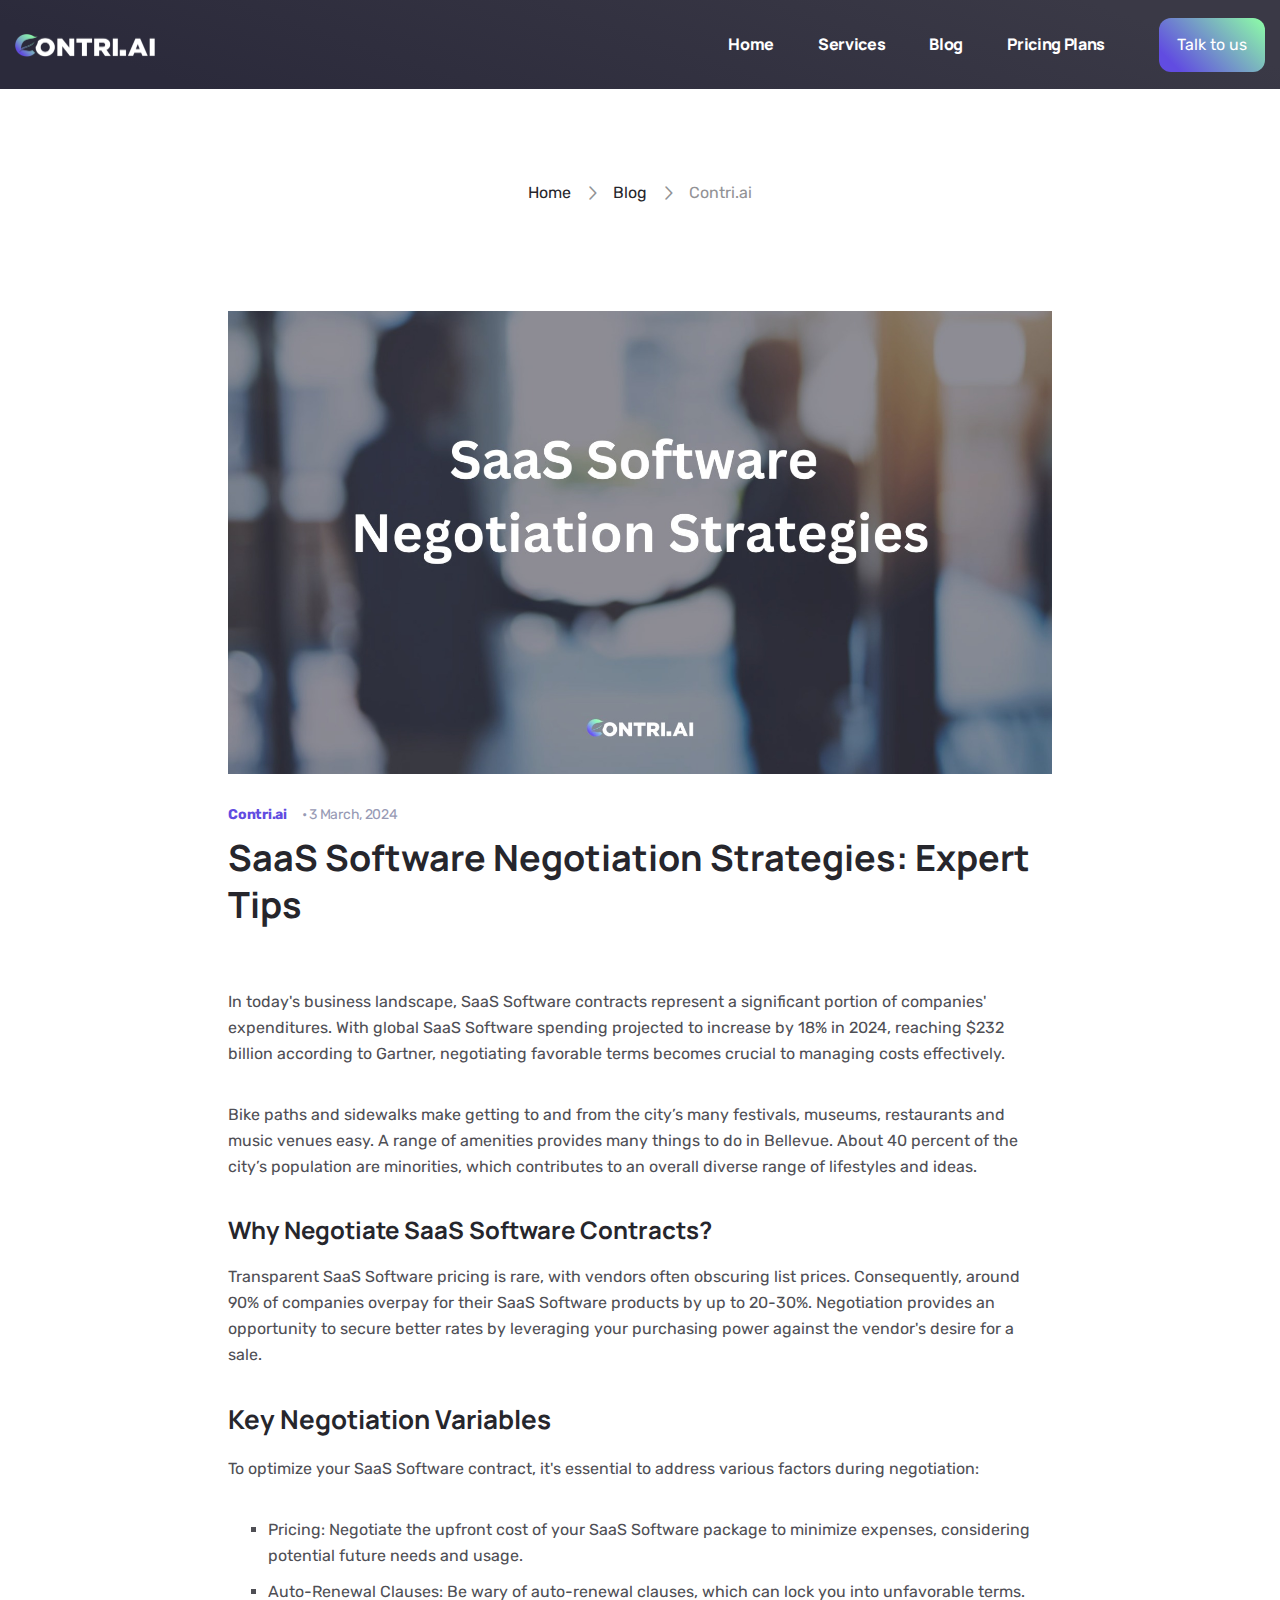
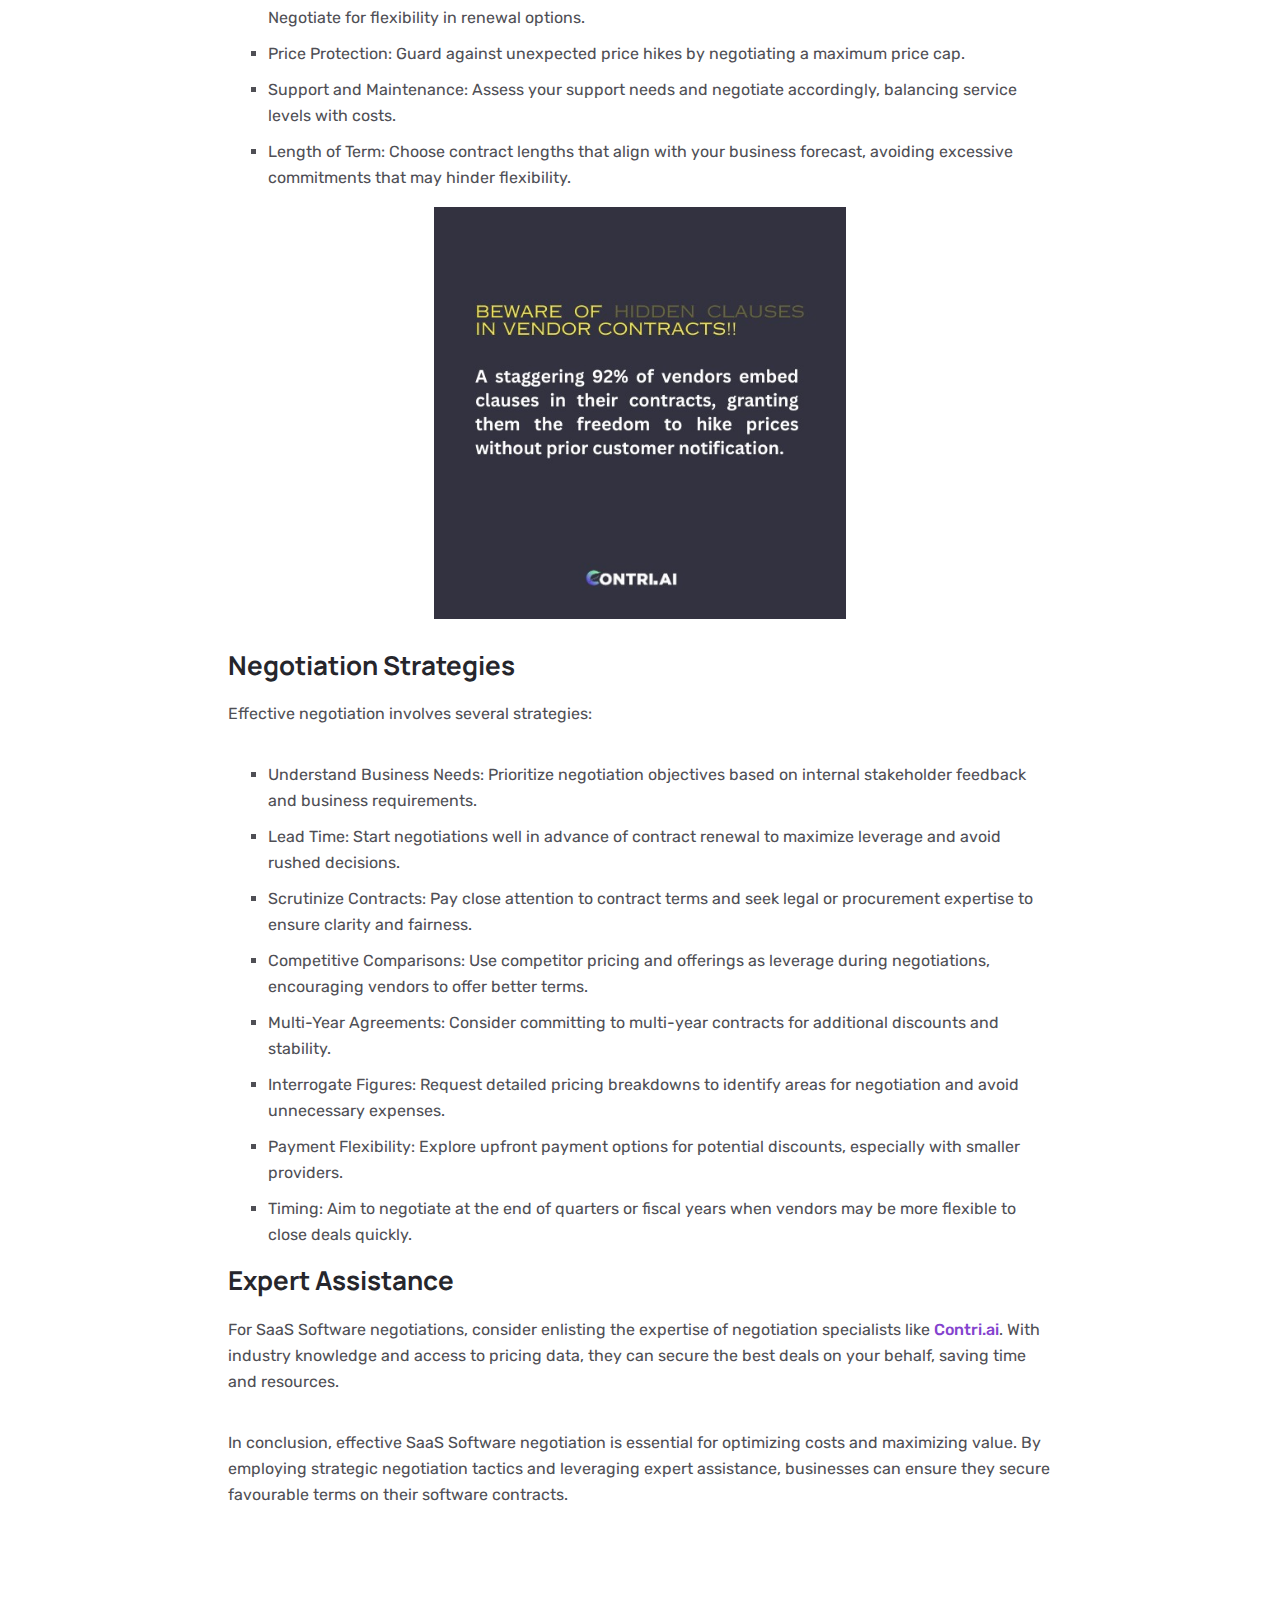
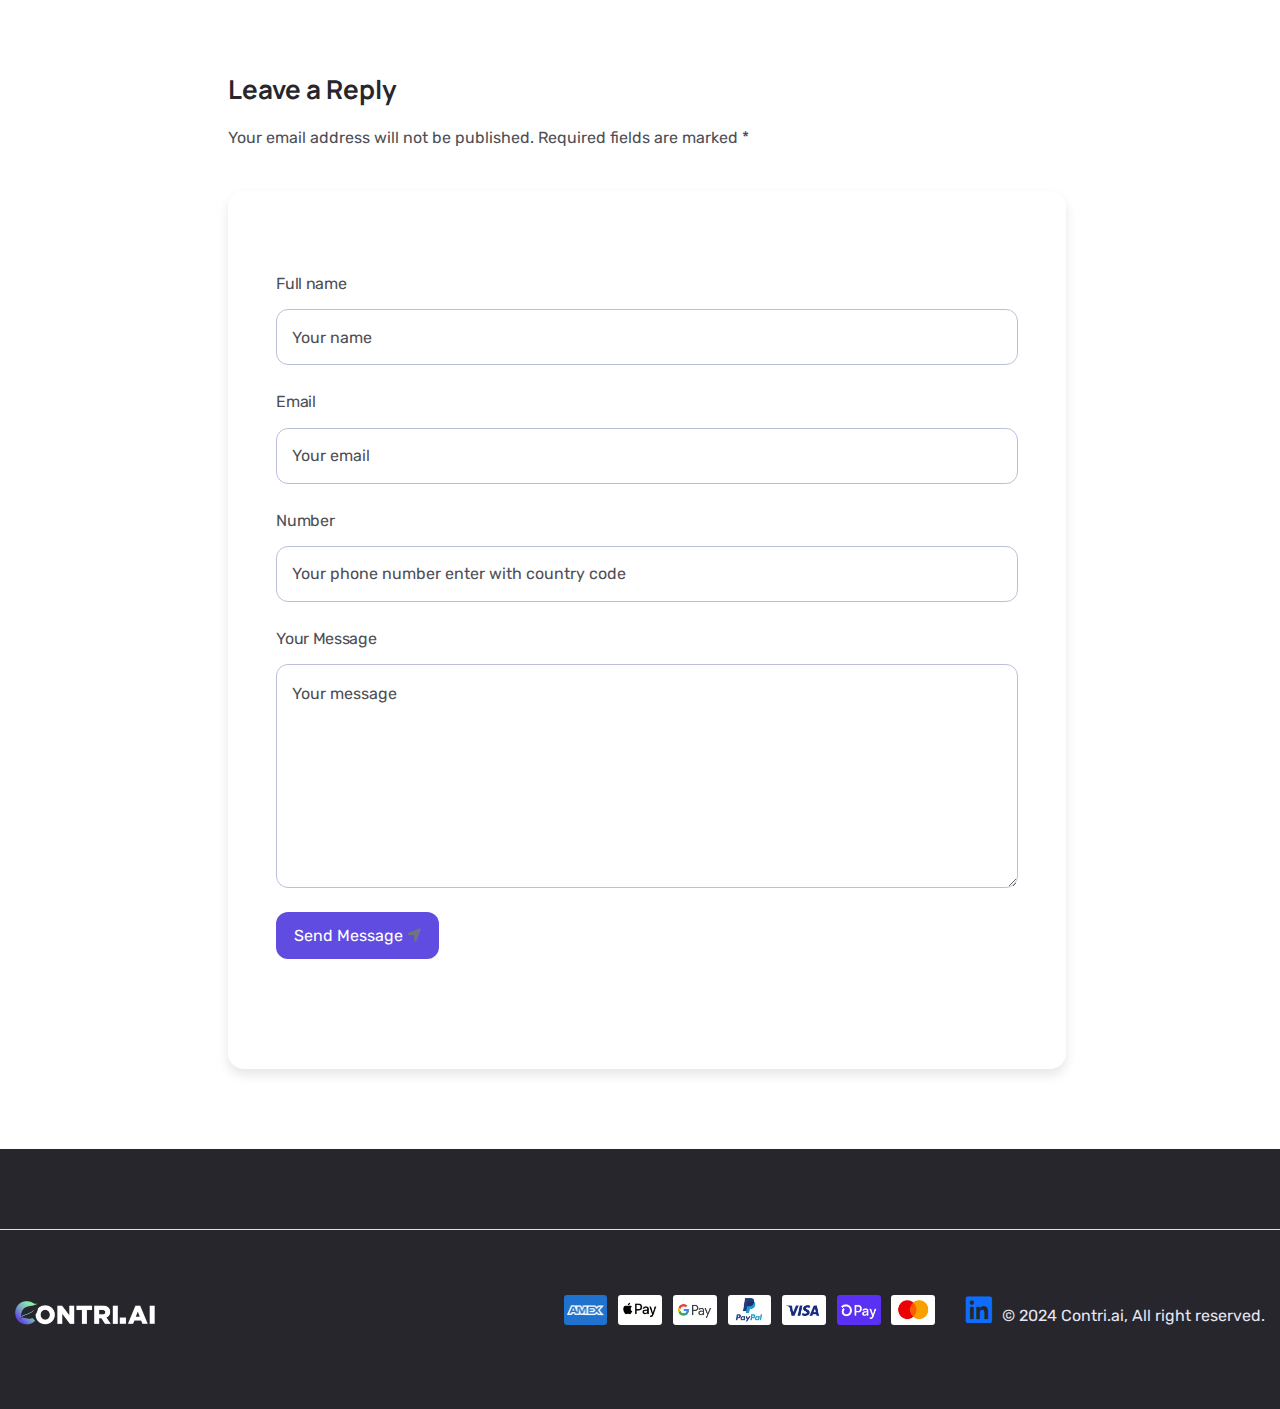
<file: SaaSSoftwareNegotiation.html>
<!DOCTYPE html>
<html lang="en">

<head>
    <meta charset="UTF-8">
    <meta name="viewport" content="width=device-width, initial-scale=1.0">
    <link rel="shortcut icon" type="image/x-icon" href="static/assets/images/logo/ContriFavi.png">
    <title>Contri.ai</title>
    <!-- swiper css -->
    <link rel="stylesheet preload" href="static/assets/css/plugins/swiper.min.css" as="style">
    <!-- magnific popup css -->
    <link rel="stylesheet preload" href="static/assets/css/plugins/magnific-popup.css" as="style">
    <!-- metismenu css -->
    <link rel="stylesheet preload" href="static/assets/css/plugins/metismenu.css" as="style">
    <!-- bootstrap css -->
    <link rel="stylesheet preload" href="static/assets/css/vendor/bootstrap.min.css" as="style">
    <!-- fontawesome css -->
    <link rel="stylesheet preload" href="static/assets/css/plugins/fontawesome.min.css" as="style">
    <!-- Custom css -->
    <link rel="stylesheet preload" href="static/assets/css/style.css" as="style">
    <link rel="stylesheet" href="static/assets/css/mycss.css">
    <script src="/static/assets/js/index.js"></script>
    
</head>
<script >

    var submitted = false;
    var postSubmitted = false;

</script>
<iframe name="hiddenConfirm" name="hiddenConfirm" style="display: none;" onload="if(submitted){
    console.log('form submitted')
    document.getElementById('load').style.display = 'none';
    document.getElementById('form-info').innerHTML = 'Form submitted successfully!';
    document.getElementById('form-sb').setAttribute('disabled','true');
    }"></iframe>
<iframe name="hiddenConfirm2" name="hiddenConfirm2" style="display: none;" onload="if(postSubmitted){
    console.log('form submitted')
    document.getElementById('load2').style.display = 'none';
    document.getElementById('post-info').innerHTML = 'Thank you for the reply.';
    // document.getElementById('post-sb').setAttribute('disabled','true');
    }"></iframe>
<style>
    .blog-content{
        justify-content: center;
    }
    .header-three.header--sticky{
  background: linear-gradient(199deg, #3A3946 12.55%, #2B2A3B 87.45%);
}
</style>

<body>

    <!-- header area start -->
    <header class="header-three header--sticky">
        <div class="container">
            <div class="row">
                <div class="col-lg-12">
                    <div class="header-wrapper-main-three">
                        <a href="/" class="logo-area">
                            <img src="static/assets/images/logo/ContriHeader.png" alt="logo" height="55" width="140" >
                        </a>
                        <div class="header-right-area">
                            <nav class="main-nav-area">
                                <ul class="list-unstyled fluxi-desktop-menu">
                                    <li class="menu-item fluxi-has-dropdown">
                                        <a href="./index.html" class="fluxi-dropdown-main-element" id="home">Home</a>
                                        <!-- Start Dropdown Menu -->
                                        
                                        <!-- End Dropdown Menu -->
                                    </li>
                                    <li class="menu-item fluxi-has-dropdown">
                                        <a href="./index.html#services" class="fluxi-dropdown-main-element" id="ser-op">Services</a>
                                        <!-- Start Dropdown Menu -->
                                        
                                        <!-- End Dropdown Menu -->
                                    </li>
                                    <li class="menu-item fluxi-has-dropdown">
                                        <a href="./blog-grid.html" class="fluxi-dropdown-main-element" id="blog">Blog</a>
                                        <!-- Start Dropdown Menu -->
                                        
                                        <!-- End Dropdown Menu -->
                                    </li>
                                    <li class="menu-item fluxi-has-dropdown">
                                        <a href="./index.html#pricing" class="fluxi-dropdown-main-element" id="price">Pricing Plans</a>
                                        <!-- Start Dropdown Menu -->
                                        <!-- <ul class="fluxi-submenu list-unstyled menu-home">
                                            <li class="nav-item"><a class="nav-link page" href="about.html">About</a></li>
                                            <li class="nav-item"><a class="nav-link page" href="team.html">Our Team</a></li>
                                            <li class="nav-item"><a class="nav-link page" href="faq.html">FAQ's</a></li>
                                            <li class="nav-item"><a class="nav-link" href="#">Book a Demo</a></li>
                                            <li class="nav-item"><a class="nav-link" href="free-audit.html">Free Audit</a></li>
                                            <li class="nav-item"><a class="nav-link" id="price" href="#">Pricing Plans</a></li>
                                            <li class="nav-item"><a class="nav-link" href="404.html">404 Page</a></li>
                                        </ul> -->
                                        <!-- End Dropdown Menu -->
                                    </li>
                                    
                                    <!-- <li class="menu-item fluxi-has-dropdown">
                                        <a href="#" class="fluxi-dropdown-main-element">Work</a>
                                        Start Dropdown Menu
                                        <ul class="fluxi-submenu list-unstyled menu-home">
                                            <li class="nav-item"><a class="nav-link page" href="case-studies.html">Case Studies</a></li>
                                            <li class="nav-item"><a class="nav-link" href="single-case-studies.html">Case Studies Details</a></li>
                                        </ul>
                                        End Dropdown Menu
                                    </li> -->
                                    <!-- <li class="menu-item fluxi-has-dropdown">
                                        <a href="#" class="fluxi-dropdown-main-element">Blog</a>
                                        Start Dropdown Menu
                                        <ul class="fluxi-submenu list-unstyled menu-home">
                                            <li class="nav-item"><a class="nav-link page" href="blog.html">Blog</a></li>
                                            <li class="nav-item"><a class="nav-link" href="blog-left-sidebar.html">Blog Left Sidebar</a></li>
                                            <li class="nav-item"><a class="nav-link" href="blog-grid.html">Blog Grid</a></li>
                                            <li class="nav-item"><a class="nav-link" href="blog-grid-2.html">Blog Grid Right Sidebar</a></li>
                                            <li class="nav-item"><a class="nav-link" href="blog-grid-3.html">Blog Grid Left Sidebar</a></li>
                                            <li class="nav-item"><a class="nav-link" href="blog-details.html">Blog Details</a></li>
                                        </ul>
                                        End Dropdown Menu
                                    </li> -->

                                    <!-- <li class="menu-item"><a class="main-element fluxi-dropdown-main-element" href="contact.html">Contact</a></li> -->
                                </ul>
                            </nav>
                            <a href="#" class="rts-btn btn-primary-3" id="contact1">Talk to us</a>
                            <div class="menu-btn" id="menu-btn">

                                <svg width="20" height="16" viewBox="0 0 20 16" fill="none" xmlns="http://www.w3.org/2000/svg">
                                    <rect y="14" width="20" height="2" fill="#FFFFFF"></rect>
                                    <rect y="7" width="20" height="2" fill="#FFFFFF"></rect>
                                    <rect width="20" height="2" fill="#FFFFFF"></rect>
                                </svg>

                            </div>
                        </div>
                    </div>
                </div>
            </div>
        </div>
    </header>
    <!-- header area end -->



    <!-- single case studies -->
    <div class="single-case-studies-bread-crumb-area area-2 pt--120 pb--80">
        <div class="container">
            <div class="row">
                <div class="col-lg-12">
                    <div class="breadcrumb-inner">
                        <div class="pagimation">
                            <a href="./index.html">Home</a><i class="fa-regular fa-chevron-right"></i>
                            <a href="./blog-grid.html">Blog</a><i class="fa-regular fa-chevron-right"></i>
                            <a href="#" class="current">Contri.ai</a>
                        </div>
                        <!-- <h1 class="title split-collab">Blog Details</h1> -->
                    </div>
                </div>
            </div>
        </div>
    </div>
    <!-- single case studies end -->

    <!-- rts service area start -->
    <section class="fluxi-hero-section inner details rts-section-gapBottom inner-post">
        <div class="fluxi-hero">
            <div class="container">
                <div class="fluxi-full-hero-content">
                    <div class="row gx-5 sticky-coloum-wrap blog-content">
                        <div class="col-xl-8 col-lg-8">
                            <div class="fluxi-left-post">
                                <div class="single-blog-area-style-one">
                                    <a href="#" class="thumbnail">
                                        <img class="w-100" src="static/assets/images/blog/blog1/blog1img1.jpeg" alt="">
                                    </a>
                                    <div class="inner-content-wrapper text-start">
                                        <div class="bottom-area justify-content-start mb--10">
                                            <span class="admin">Contri.ai</span>
                                            <span class="date"><span>•</span> 3 March, 2024</span>
                                        </div>
                                        <h6 class="title text-start">
                                            SaaS Software Negotiation Strategies: Expert Tips
                                        </h6>
                                    </div>
                                </div>
                                <div class="post-panel">
                                    <div class="post-content">
                                        <!-- <p class="first-text">
                                            She started her blog exactly six months before I launched Camels & Chocolate, and she really set the bar high for my own blog birthday, Y’all this summer! I’ve already been brainstorming party ideas … who wants to come? It’s no coincidence that Buster Keaton and Charlot’s movies of the and award-winning chefs about what exactly makes their hometowns In fact, not being able to rely on spoken word made them better storytellers. They fully understood and used the power of showing without words. A range of amenities provides many things to do in Bellevue. About 40 percent of the city’s population are minorities, which contributes to an overall diverse range of lifestyles and ideas.
                                        </p> -->
                                        <p>In today's business landscape, SaaS Software contracts represent a significant portion of companies' expenditures. With global SaaS Software spending projected to increase by 18% in 2024, reaching $232 billion according to Gartner, negotiating favorable terms becomes crucial to managing costs effectively.                                        </p>
                                        <!-- <div class="desc-image">
                                            <div class="image">
                                                <img src="static/assets/images/blog/02.png" width="394" alt="">
                                            </div>
                                        </div> -->
                                        <p>Bike paths and sidewalks make getting to and from the city’s many festivals, museums, restaurants and music venues easy. A range of amenities provides many things to do in Bellevue. About 40 percent of the city’s population are minorities, which contributes to an overall diverse range of lifestyles and ideas.</p>

                                        <h5>Why Negotiate SaaS Software Contracts?</h5>

                                        <p>Transparent SaaS Software pricing is rare, with vendors often obscuring list prices. Consequently, around 90% of companies overpay for their SaaS Software products by up to 20-30%. Negotiation provides an opportunity to secure better rates by leveraging your purchasing power against the vendor's desire for a sale.</p>

                                        <h4>Key Negotiation Variables</h4>

                                        <p>To optimize your SaaS Software contract, it's essential to address various factors during negotiation:</p>

                                        <ul>
                                            <li>Pricing: Negotiate the upfront cost of your SaaS Software package to minimize expenses, considering potential future needs and usage.</li>
                                            <li>Auto-Renewal Clauses: Be wary of auto-renewal clauses, which can lock you into unfavorable terms. Negotiate for flexibility in renewal options. </li>
                                            <li>Price Protection: Guard against unexpected price hikes by negotiating a maximum price cap.</li>
                                            <li>
                                                Support and Maintenance: Assess your support needs and negotiate accordingly, balancing service levels with costs.
                                            </li>
                                            <li>
                                                Length of Term: Choose contract lengths that align with your business forecast, avoiding excessive commitments that may hinder flexibility.
                                            </li>
                                        </ul>

                                        
                                        <div class="image mb--30">
                                            <img class="w-50" src="static/assets/images/blog/blog1/blog1img2.jpeg" alt="">
                                        </div>

                                        <h4>Negotiation Strategies </h4>
                                        <p>Effective negotiation involves several strategies:</p>

                                        <ul>
                                            <li>
                                                Understand Business Needs: Prioritize negotiation objectives based on internal stakeholder feedback and business requirements.
                                            </li>
                                            <li>
                                                Lead Time: Start negotiations well in advance of contract renewal to maximize leverage and avoid rushed decisions.
                                            </li>
                                            <li>
                                                Scrutinize Contracts: Pay close attention to contract terms and seek legal or procurement expertise to ensure clarity and fairness.
                                            </li>
                                            <li>
                                                Competitive Comparisons: Use competitor pricing and offerings as leverage during negotiations, encouraging vendors to offer better terms.
                                            </li>
                                            <li>
                                                Multi-Year Agreements: Consider committing to multi-year contracts for additional discounts and stability.
                                            </li>
                                            <li>
                                                Interrogate Figures: Request detailed pricing breakdowns to identify areas for negotiation and avoid unnecessary expenses.
                                            </li>
                                            <li>
                                                Payment Flexibility: Explore upfront payment options for potential discounts, especially with smaller providers.
                                            </li>
                                            <li>
                                                Timing: Aim to negotiate at the end of quarters or fiscal years when vendors may be more flexible to close deals quickly.
                                            </li>
                                        </ul>

                                        <h4>Expert Assistance</h4>

                                        <p>For SaaS Software negotiations, consider enlisting the expertise of negotiation specialists like <a href="./index.html">Contri.ai</a>. With industry knowledge and access to pricing data, they can secure the best deals on your behalf, saving time and resources.</p>
                                        <p>In conclusion, effective SaaS Software negotiation is essential for optimizing costs and maximizing value. By employing strategic negotiation tactics and leveraging expert assistance, businesses can ensure they secure favourable terms on their software contracts.</p>
                                    </div>
                                    
                                    
                                    <div class="post-form-area mt--50">
                                        <h4 class="form-title">Leave a Reply</h4>
                                        <p class="desc">Your email address will not be published. Required fields are marked *</p>
                                        <form class="contact-form" action="https://docs.google.com/forms/d/e/1FAIpQLSfk9_KxQTg0mYYAKAUOCXlmfgMgoe3Xs_Jptzspa3dqgLfyfQ/formResponse" method="post" target="hiddenConfirm2" onsubmit="postSubmitted=true">
                                            
                                            
                                            <div class="single-input-area">
                                                <label for="entry.2120157554">Full name</label>
                                                <input id="name" type="text" name="entry.2120157554" placeholder="Your name" required=""> 
                                                <!-- <i class="fa-regular fa-user"></i> -->
                                            </div>
                    
                                            <div class="single-input-area">
                                                <label for="entry.2065316609">Email</label>
                                                <input id="email" type="email" name="entry.2065316609" placeholder="Your email" required="">
                                                <!-- <i class="fa-regular fa-envelope"></i> -->
                                            </div>
                                            
                                            <div class="single-input-area">
                                                <label for="entry.563813798">Number</label>
                                                <input id="tel" type="number" name="entry.563813798" placeholder="Your phone number enter with country code" required="">
                                                <!-- <i class="fa-solid fa-phone"></i> -->
                                            </div>
                                            
                                            <div class="single-input-area text-area">
                                                <label for="entry.390444232">Your Message</label>
                                                <textarea id="message" name="entry.390444232" placeholder="Your message"></textarea>
                                                <!-- <i class="fa-regular fa-message"></i> -->
                                            </div>
                                            
                                            
                                            <button type="submit" class="rts-btn btn-primary" id="post-sb">
                    
                                                
                                                Send Message
                                                <i class="fa-solid fa-location-arrow"></i>
                                                
                                                <div class="load" id="load2">
                                                    <img src="static/assets/images/icons/loading.png" alt="" height="20">
                                                </div>
                    
                                            </button>
                                            <!-- message send confirmation -->
                                            <div id="post-info" class="text-center text-primary mt-5 text-capitalize">
                                        
                    
                                    </div></form>
                                    </div>
                                </div>
                            </div>
                        </div>
                        
                    </div>
                </div>
            </div>
        </div>
    </section>
    <!-- rts service area end -->

    <!-- <div class="rts-footer-area footer-four rts-section-gap">
        
        <div class="container">
            <div class="row">
                <div class="col-lg-12">
                    <div class="copyright-area-four pt--65 mt-65 border-top">
                        <a href="#" class="logo">
                            <img class="light" src="static/assets/images/logo/logo-1.svg" alt="logo">
                            <img class="dark" src="static/assets/images/logo/logo-one-dark.svg" alt="logo">
                        </a>
                        <p>© 2023 Fluxi, All right reserved.</p>
                    </div>
                </div>
            </div>
        </div>
    </div> -->
    <div class="rts-footer-area footer-three footer-four bg-dark-p rts-section-gap">
        <!-- <div class="container mb--65">
            <div class="row g-48 g-lg-0">
                <div class="col-lg-2 col-md-4 col-sm-6 col-12">
                    single footer four wized
                    <div class="single-footer-four-wized">
                        <h5 class="title">Company</h5>
                        <ul>
                            <li><a href="#">About us</a></li>
                            <li><a href="#">Careers</a></li>
                            <li><a href="#">We hire</a></li>
                            <li><a href="#">Insights</a></li>
                        </ul>
                    </div>
                    single footer four wized end
                </div>
                <div class="col-lg-2 col-md-4 col-sm-6 col-12">
                    single footer four wized
                    <div class="single-footer-four-wized">
                        <h5 class="title">Resources</h5>
                        <ul>
                            <li><a href="#">Blog</a></li>
                            <li><a href="#">Help center</a></li>
                            <li><a href="#">Ask for support</a></li>
                            <li><a href="#">Contact</a></li>
                        </ul>
                    </div>
                    single footer four wized end
                </div>
                <div class="col-lg-2 col-md-4 col-sm-6 col-12">
                    single footer four wized
                    <div class="single-footer-four-wized">
                        <h5 class="title">Social</h5>
                        <ul>
                            <li><a href="#">Twitter</a></li>
                            <li><a href="#">Linkedin</a></li>
                            <li><a href="#">Facebook</a></li>
                            <li><a href="#">Instagram</a></li>
                        </ul>
                    </div>
                    single footer four wized end
                </div>
                <div class="col-lg-2 col-md-4 col-sm-6 col-12">
                    single footer four wized
                    <div class="single-footer-four-wized">
                        <h5 class="title">Legal</h5>
                        <ul>
                            <li><a href="terms.html">Terms of service</a></li>
                            <li><a href="privacy-policy.html">Privacy policy</a></li>
                            <li><a href="#">Cookies</a></li>
                            <li><a href="#">Sitemap</a></li>
                        </ul>
                    </div>
                    single footer four wized end
                </div>
                <div class="col-lg-4 col-md-6 col-sm-12 col-12">
                    single footer four wized
                    <div class="single-footer-four-wized">
                        <h5 class="title">Newsletter</h5>
                        <div class="footer-input-btn-between">
                            <form action="#">
                                <input required type="email" placeholder="Your email..">
                                <i class="fa-regular fa-envelope"></i>
                                <button class="rts-btn btn-primary-4">Subscribe</button>
                            </form>
                        </div>
                    </div>
                </div>
            </div>
        </div> -->
        <div class="container pt--65 mt-65 border-top">
            <div class="row">
                <div class="col-lg-12">
                    
                    <div class="copyright-area-four area-3 ">
                        
                        

                        <div class="foot ">
                            <div class="footer-link">
                                <a href="#" class="logo">
                                    <img src="static/assets/images/logo/ContriHeader.png" alt="logo" width="140" height="55">       
                                </a>
                                
                            </div>
                            <div class="container-pay">
                                <div class="grid-img">
                                    <img  src="./static/assets/images/company/amex.png" height="30"   alt="">
                                    <img  src="./static/assets/images/company/ipay.png" height="30"   alt="">
                                    <img  src="./static/assets/images/company/gpay.png" height="30"   alt="">
                                    <img  src="./static/assets/images/company/paypal.png" height="30"   alt="">
                                    <img  src="./static/assets/images/company/visa.png" height="30"   alt="">
                                    <img  src="./static/assets/images/company/opay.png" height="30"   alt="">
                                    <img  src="./static/assets/images/company/vodafone.png" height="30"   alt="">
                                </div>
                                <div class="foot-linkedin">
                                    <a href="https://www.linkedin.com/company/contri-ai/"><i class="fa-brands fa-linkedin" style="font-size: 30px;position: relative;"></i></a>
                                    <p>© 2024 Contri.ai, All right reserved.</p>
                                </div>
                            </div>
                            
                            
                        </div>
                        
                    </div>
                </div>
            </div>
        </div>
    </div>


    <div id="anywhere-home" class="">
    </div>


    <!-- side bar area  -->
    <!-- side bar area  -->
    <div id="side-bar" class="side-bar header-two">
        <button class="close-icon-menu"><i class="fa-sharp fa-thin fa-xmark"></i></button>
        <!-- mobile menu area start -->
        <div class="mobile-menu-main">
            <nav class="nav-main mainmenu-nav mt--30">
                <ul class="mainmenu metismenu" id="mobile-menu-active">
                    <li>
                        <a href="#" class="fluxi-dropdown-main-element" id="home">Home</a>
                        <!-- <ul class="submenu mm-collapse">
                            <li><a class="mobile-menu-link" href="index.html">SEO Marketing</a></li>
                            <li><a class="mobile-menu-link" href="index-two.html">Digital Marketing</a></li>
                            <li><a class="mobile-menu-link" href="index-three.html">Digital Agency</a></li>
                            <li><a class="mobile-menu-link" href="index-four.html">Startup Agency</a></li>
                            <li><a class="mobile-menu-link" href="index-five.html">Advertising Agency</a></li>
                            <li><a class="mobile-menu-link" href="index-six.html">Web Design Agency</a></li>
                            <li><a class="mobile-menu-link" href="index-seven.html">Social Media Agency</a></li>
                            <li><a class="mobile-menu-link" href="index-eight.html">SEO Agency</a></li>
                        </ul> -->
                    </li>
                    <li>
                        <a href="#services" class="fluxi-dropdown-main-element" id="ser-op">Services</a>
                        <!-- <ul class="submenu mm-collapse">
                            <li><a class="mobile-menu-link" href="about.html">About</a></li>
                            <li><a class="mobile-menu-link" href="team.html">Our Team</a></li>
                            <li><a class="mobile-menu-link" href="faq.html">FAQ's</a></li>
                            <li><a class="mobile-menu-link" href="book-a-demo.html">Book a Demo</a></li>
                            <li><a class="mobile-menu-link" href="free-audit.html">Free Audit</a></li>
                            <li><a class="mobile-menu-link" href="pricing.html">Pricing Plans</a></li>
                            <li><a class="mobile-menu-link" href="404.html">404 Page</a></li>
                        </ul> -->
                    </li>
                    <li class="menu-item fluxi-has-dropdown">
                        <a href="./blog-grid.html" class="fluxi-dropdown-main-element" id="blog">Blog</a>
                        <!-- Start Dropdown Menu -->
                        
                        <!-- End Dropdown Menu -->
                    </li>
                    <li>
                        <a href="#pricing" class="fluxi-dropdown-main-element" id="price">Pricing Plans</a>
                        <!-- <ul class="submenu mm-collapse">
                            <li><a class="mobile-menu-link" href="service.html">Services</a></li>
                            <li class="has-droupdown third-lvl">
                                <a class="main" href="#">Service Details</a>
                                <ul class="submenu-third-lvl mm-collapse">
                                    <li><a href="service-details.html"></a>Paid Search Marketing</li>
                                    <li><a href="email-marketing.html"></a>Email Marketing</li>
                                    <li><a href="social-media-marketing.html"></a>Social Media Marketing</li>
                                    <li><a href="influencer-marketing.html"></a>Influencer Marketing</li>
                                </ul>
                            </li>
                        </ul> -->
                    </li>
                    
                    
                        <a href="#" class="rts-btn btn-primary-3" id="contact4">Talk to us</a>
                    
                </ul>
            </nav>

            <ul class="social-area-one pl--20 mt--30" style="padding-left:25px ;;display: flex;justify-content: flex-start;">
                <li><a href="https://www.linkedin.com/company/contri-ai/"><i class="fa-brands fa-linkedin" style="font-size: 30px"></i></a></li>
                <!-- <li><a href="#"><i class="fa-brands fa-x-twitter"></i></a></li>
                <li><a href="#"><i class="fa-brands fa-youtube"></i></a></li>
                <li><a href="#"><i class="fa-brands fa-facebook-f"></i></a></li> -->
            </ul>
        </div>
        <!-- mobile menu area end -->
    </div>
    <!-- side abr area end -->
    <!-- side abr area end -->

    <!-- pre loader start -->
    <div class="loader-wrapper">
        <div class="loader">
        </div>
        <div class="loader-section section-left"></div>
        <div class="loader-section section-right"></div>
    </div>
    <!-- pre loader end -->

    <!-- THEME MODE SWITCHER -->
    <!-- <div class="rts-switcher rts-theme-mode">
        <div class="rts-darkmode">
            <a id="rts-data-toggle" class="rts-dark-light">
                <i class="rts-go-dark fal fa-moon"></i>
                <i class="rts-go-light fa-light fa-sun-bright"></i>
            </a>
        </div>
    </div> -->
    <!-- THEME MODE SWITCHER END -->

    <!-- progress area start -->
    <div class="progress-wrap">
        <svg class="progress-circle svg-content" width="100%" height="100%" viewBox="-1 -1 102 102">
            <path d="M50,1 a49,49 0 0,1 0,98 a49,49 0 0,1 0,-98" style="transition: stroke-dashoffset 10ms linear 0s; stroke-dasharray: 307.919, 307.919; stroke-dashoffset: 307.919;"></path>
        </svg>
    </div>
    <!-- progress area end -->
    <!-- contact form start -->
    <div class="rts-contact-form-area contact-form-page rts-section-gapBottom ab-form">
        <div class="container">
            <div class="row">
                <div class="col-lg-12">
                    <form class="contact-form" action="https://docs.google.com/forms/d/e/1FAIpQLSfk9_KxQTg0mYYAKAUOCXlmfgMgoe3Xs_Jptzspa3dqgLfyfQ/formResponse" method="post" target="hiddenConfirm" onsubmit="submitted=true">
                        <div class="cancel" id="cancel-form">
                            <img src="./static/assets/images/icons/cancel.svg" alt="">
                        </div>
                        
                        <div class="single-input-area">
                            <label for="entry.2120157554">Full name</label>
                            <input id="name" type="text" name="entry.2120157554" placeholder="Your name" required=""> 
                            <i class="fa-regular fa-user"></i>
                        </div>

                        <div class="single-input-area">
                            <label for="entry.2065316609">Email</label>
                            <input id="email" type="email" name="entry.2065316609" placeholder="Your email" required="">
                            <i class="fa-regular fa-envelope"></i>
                        </div>
                        
                        <div class="single-input-area">
                            <label for="entry.563813798">Number</label>
                            <input id="tel" type="number" name="entry.563813798" placeholder="Your phone number enter with country code" required="">
                            <i class="fa-solid fa-phone"></i>
                        </div>
                        
                        <div class="single-input-area text-area">
                            <label for="entry.390444232">Your Message</label>
                            <textarea id="message" name="entry.390444232" placeholder="Your message"></textarea>
                            <i class="fa-regular fa-message"></i>
                        </div>
                        
                        
                        <button type="submit" class="rts-btn btn-primary" id="form-sb">

                            
                            Send Message
                            <i class="fa-solid fa-location-arrow"></i>
                            
                            <div class="load" id="load">
                                <img src="static/assets/images/icons/loading.png" alt="" height="20">
                            </div>

                        </button>
                        <!-- message send confirmation -->
                        <div id="form-info" class="text-center text-primary mt-5 text-capitalize">
                    

                </div></form>

                </div>
            </div>
        </div>
    </div>
    <!-- contact form end  -->

    <script>
    
        document.addEventListener("DOMContentLoaded",()=>{
            var myElement = document.getElementById('pricing');
            var topPos = myElement.offsetTop;
            var myElement2 = document.getElementById('services');
            var topPos2 = myElement2.offsetTop;
            $("#price").click(()=>{
                $('html,body').animate({ scrollTop: topPos }, 'slow', function () {
                              });
            })
            $("#ser-op").click(()=>{
                $('html,body').animate({ scrollTop: topPos2-100 }, 'slow', function () {
                              });
            })
            $("#home").click(()=>{
                $('html,body').animate({ scrollTop: 0 }, 'slow', function () {
                              });
            })
        })
        document.addEventListener("DOMContentLoaded",()=>{
            
            $("#contact1").click(()=>{
                $('.ab-form').slideDown();
            })
            $("#contact2").click(()=>{
                $('.ab-form').slideDown();
            })
            $("#contact3").click(()=>{
                $('.ab-form').slideDown();
            })
            $("#contact4").click(()=>{
                $('.ab-form').slideDown();
            })
            $("#cancel-form").click(()=>{
                $('.ab-form').slideUp();
            })
            $("#form-sb").click(
            ()=>{
                console.log("hi")
                // $("#form-sb").attr("disabled","true")
                $("#load").css("display" , "flex");
            }
        )
        $(".middle").hover(()=>{
            $(".middle svg path").attr("fill","#614CE1")
        },()=>{
            $(".middle svg path").attr("fill","url(#paint0_linear_769_9532)")
        })
            
        })
    
        
        
        
    
    
                // $("html, body").animate({
            // scrollTop: $(
            // 'html, body').get(0).scrollHeight
            // }, 1000);
    </script>

    <!-- jquery js -->
    <script defer src="static/assets/js/plugins/jquery.min.js"></script>
    <script defer src="static/assets/js/plugins/bootstrap.min.js"></script>
    <script defer src="static/assets/js/plugins/metismenu.js"></script>
    <script defer src="static/assets/js/vendor/jqueryui.js"></script>
    <script defer src="static/assets/js/vendor/waypoint.js"></script>
    <script defer src="static/assets/js/plugins/swiper.js"></script>
    <script defer src="static/assets/js/plugins/theia-sticky-sidebar.min.js"></script>
    <script defer src="static/assets/js/plugins/gsap.min.js"></script>
    <script defer src="static/assets/js/plugins/scrolltigger.js"></script>
    <script defer src="static/assets/js/vendor/split-text.js"></script>
    <script defer src="static/assets/js/vendor/split-type.js"></script>
    <script defer src="static/assets/js/vendor/waw.js"></script>
    <script defer src="static/assets/js/plugins/counter-up.js"></script>
    <script defer src="static/assets/js/plugins/magnific-popup.js"></script>
    <!-- contact form js -->
    <script defer src="static/assets/js/plugins/contact-form.js"></script>
    <script defer src="static/assets/js/main.js"></script>
</body>

</html>
</file>
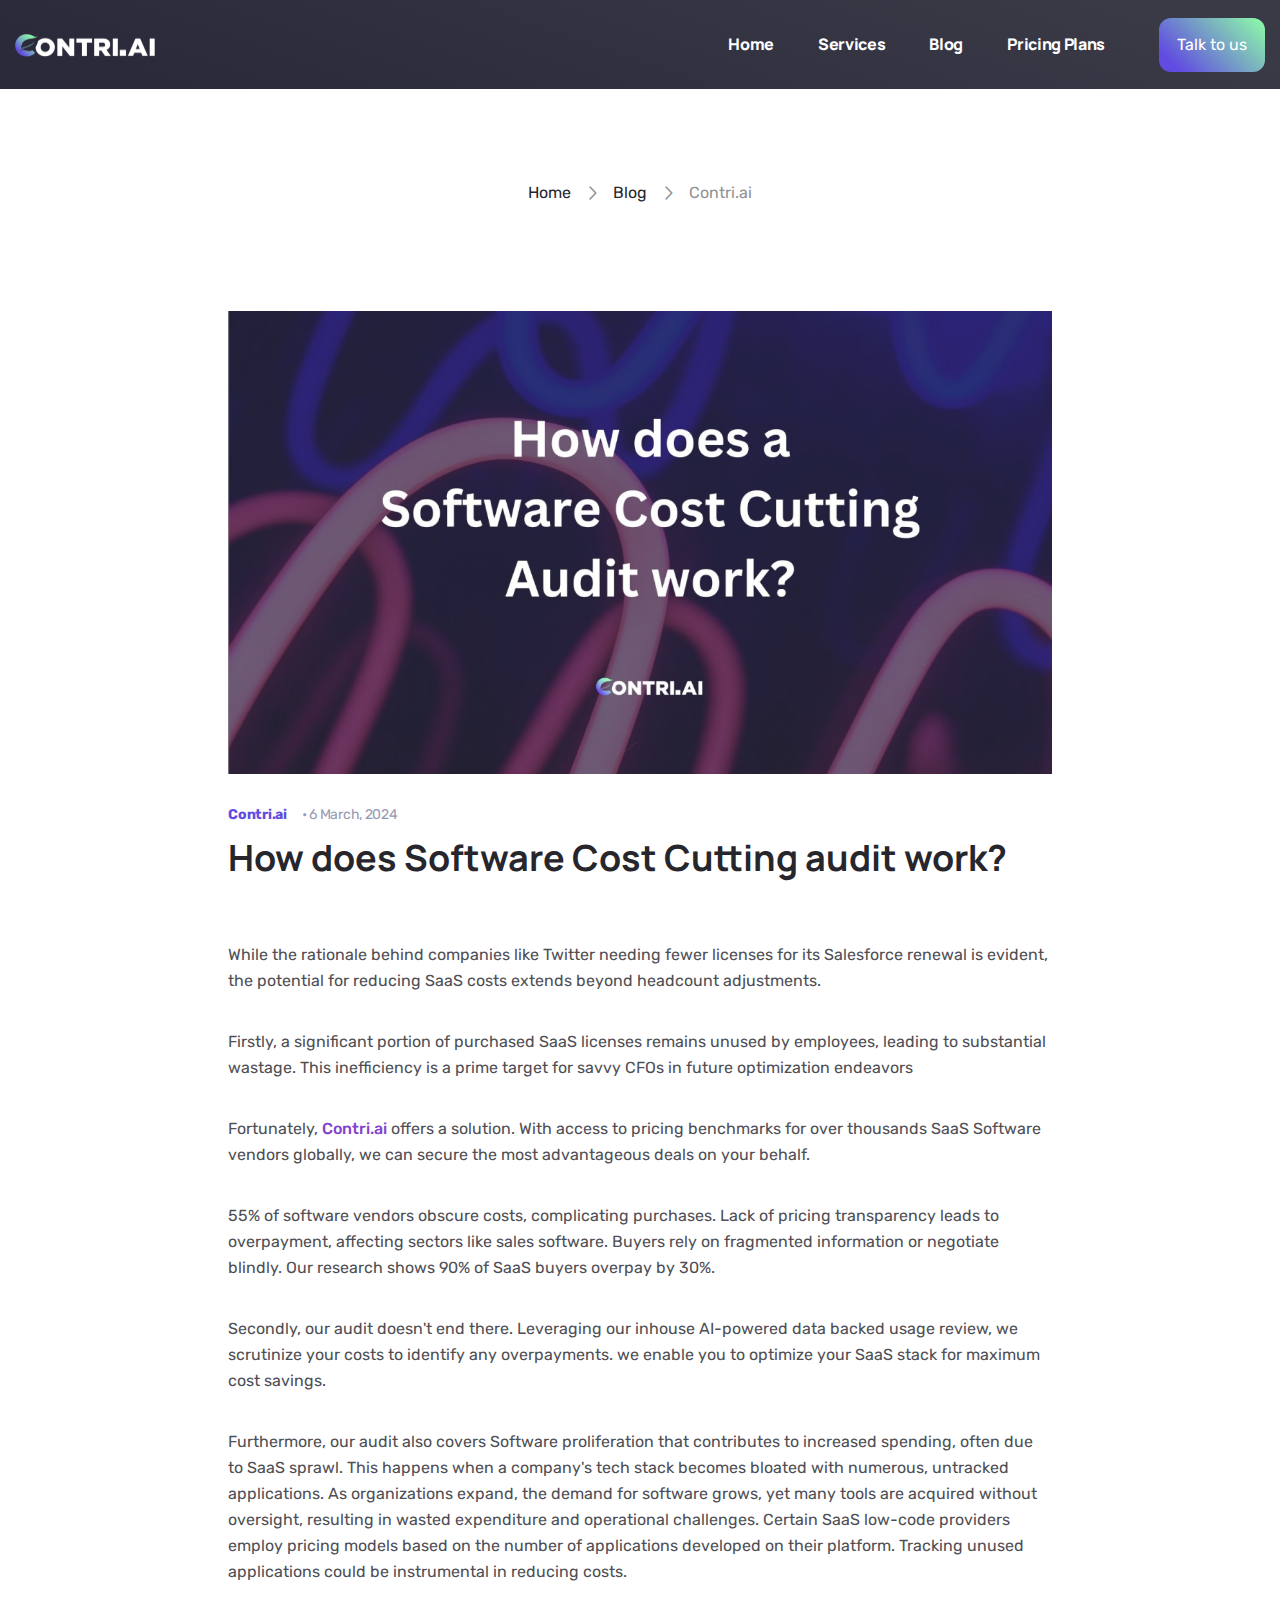
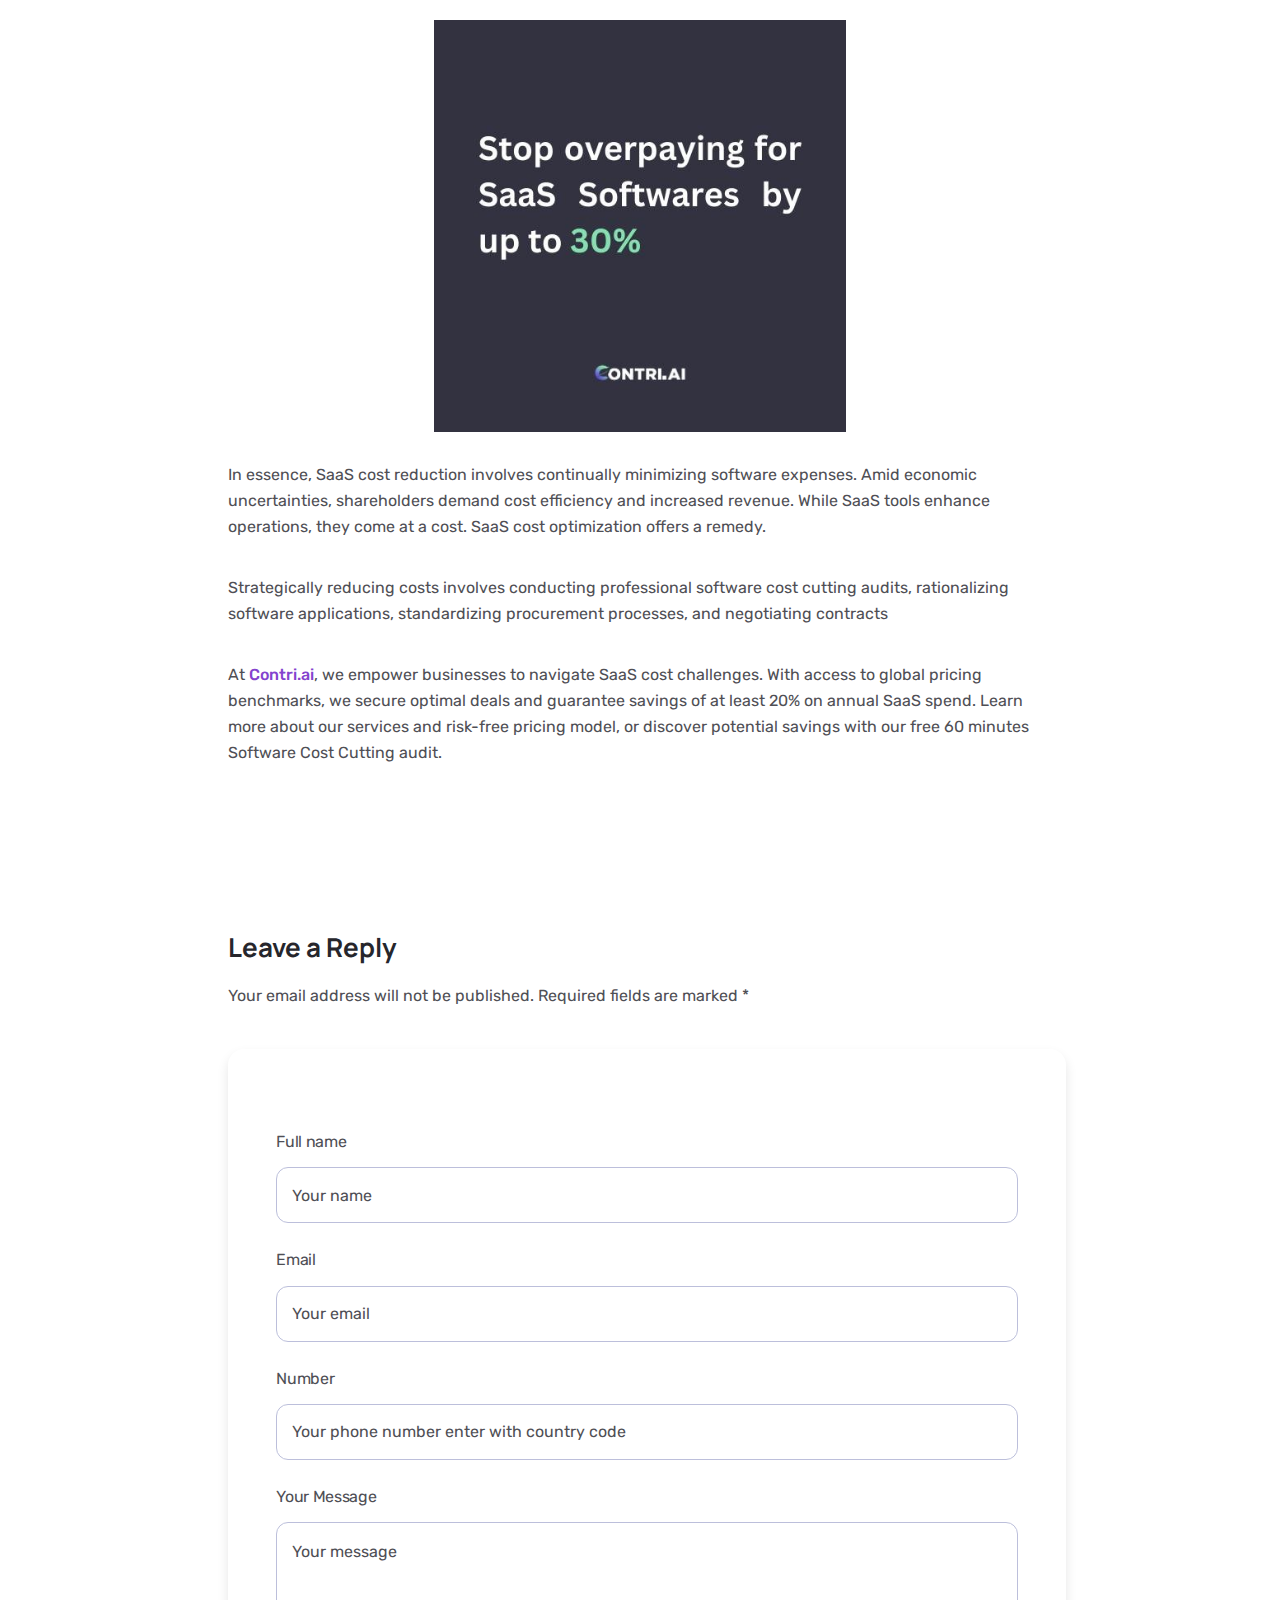
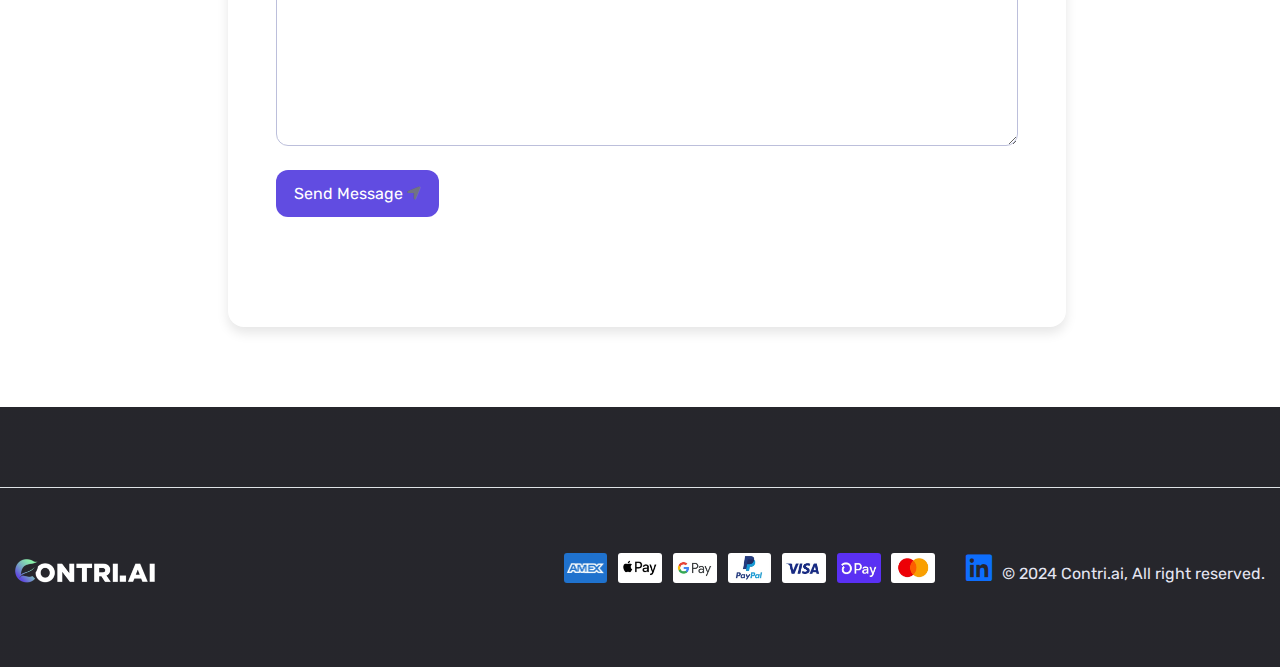
<file: SoftwareCostCutting.html>
<!DOCTYPE html>
<html lang="en">

<head>
    <meta charset="UTF-8">
    <meta name="viewport" content="width=device-width, initial-scale=1.0">
    <link rel="shortcut icon" type="image/x-icon" href="static/assets/images/logo/ContriFavi.png">
    <title>Contri.ai</title>
    <!-- swiper css -->
    <link rel="stylesheet preload" href="static/assets/css/plugins/swiper.min.css" as="style">
    <!-- magnific popup css -->
    <link rel="stylesheet preload" href="static/assets/css/plugins/magnific-popup.css" as="style">
    <!-- metismenu css -->
    <link rel="stylesheet preload" href="static/assets/css/plugins/metismenu.css" as="style">
    <!-- bootstrap css -->
    <link rel="stylesheet preload" href="static/assets/css/vendor/bootstrap.min.css" as="style">
    <!-- fontawesome css -->
    <link rel="stylesheet preload" href="static/assets/css/plugins/fontawesome.min.css" as="style">
    <!-- Custom css -->
    <link rel="stylesheet preload" href="static/assets/css/style.css" as="style">
    <link rel="stylesheet" href="static/assets/css/mycss.css">
    <script src="/static/assets/js/index.js"></script>
    
</head>
<style>
    .blog-content{
        justify-content: center;
    }
    .header-three.header--sticky{
        background: linear-gradient(199deg, #3A3946 12.55%, #2B2A3B 87.45%);
    }
</style>
<script >

    var submitted = false;
    var postSubmitted = false;

</script>
<iframe name="hiddenConfirm" name="hiddenConfirm" style="display: none;" onload="if(submitted){
    console.log('form submitted')
    document.getElementById('load').style.display = 'none';
    document.getElementById('form-info').innerHTML = 'Form submitted successfully!';
    document.getElementById('form-sb').setAttribute('disabled','true');
    }"></iframe>
<iframe name="hiddenConfirm2" name="hiddenConfirm2" style="display: none;" onload="if(postSubmitted){
    console.log('form submitted')
    document.getElementById('load2').style.display = 'none';
    document.getElementById('post-info').innerHTML = 'Thank you for the reply.';
    // document.getElementById('post-sb').setAttribute('disabled','true');
    }"></iframe>

<body>

    <!-- header area start -->
    <header class="header-three header--sticky">
        <div class="container">
            <div class="row">
                <div class="col-lg-12">
                    <div class="header-wrapper-main-three">
                        <a href="/" class="logo-area">
                            <img src="static/assets/images/logo/ContriHeader.png" alt="logo" height="55" width="140" >
                        </a>
                        <div class="header-right-area">
                            <nav class="main-nav-area">
                                <ul class="list-unstyled fluxi-desktop-menu">
                                    <li class="menu-item fluxi-has-dropdown">
                                        <a href="./index.html" class="fluxi-dropdown-main-element" id="home">Home</a>
                                        <!-- Start Dropdown Menu -->
                                        
                                        <!-- End Dropdown Menu -->
                                    </li>
                                    <li class="menu-item fluxi-has-dropdown">
                                        <a href="./index.html#services" class="fluxi-dropdown-main-element" id="ser-op">Services</a>
                                        <!-- Start Dropdown Menu -->
                                        
                                        <!-- End Dropdown Menu -->
                                    </li>
                                    <li class="menu-item fluxi-has-dropdown">
                                        <a href="./blog-grid.html" class="fluxi-dropdown-main-element" id="blog">Blog</a>
                                        <!-- Start Dropdown Menu -->
                                        
                                        <!-- End Dropdown Menu -->
                                    </li>
                                    <li class="menu-item fluxi-has-dropdown">
                                        <a href="./index.html#pricing" class="fluxi-dropdown-main-element" id="price">Pricing Plans</a>
                                        <!-- Start Dropdown Menu -->
                                        <!-- <ul class="fluxi-submenu list-unstyled menu-home">
                                            <li class="nav-item"><a class="nav-link page" href="about.html">About</a></li>
                                            <li class="nav-item"><a class="nav-link page" href="team.html">Our Team</a></li>
                                            <li class="nav-item"><a class="nav-link page" href="faq.html">FAQ's</a></li>
                                            <li class="nav-item"><a class="nav-link" href="#">Book a Demo</a></li>
                                            <li class="nav-item"><a class="nav-link" href="free-audit.html">Free Audit</a></li>
                                            <li class="nav-item"><a class="nav-link" id="price" href="#">Pricing Plans</a></li>
                                            <li class="nav-item"><a class="nav-link" href="404.html">404 Page</a></li>
                                        </ul> -->
                                        <!-- End Dropdown Menu -->
                                    </li>
                                    
                                    <!-- <li class="menu-item fluxi-has-dropdown">
                                        <a href="#" class="fluxi-dropdown-main-element">Work</a>
                                        Start Dropdown Menu
                                        <ul class="fluxi-submenu list-unstyled menu-home">
                                            <li class="nav-item"><a class="nav-link page" href="case-studies.html">Case Studies</a></li>
                                            <li class="nav-item"><a class="nav-link" href="single-case-studies.html">Case Studies Details</a></li>
                                        </ul>
                                        End Dropdown Menu
                                    </li> -->
                                    <!-- <li class="menu-item fluxi-has-dropdown">
                                        <a href="#" class="fluxi-dropdown-main-element">Blog</a>
                                        Start Dropdown Menu
                                        <ul class="fluxi-submenu list-unstyled menu-home">
                                            <li class="nav-item"><a class="nav-link page" href="blog.html">Blog</a></li>
                                            <li class="nav-item"><a class="nav-link" href="blog-left-sidebar.html">Blog Left Sidebar</a></li>
                                            <li class="nav-item"><a class="nav-link" href="blog-grid.html">Blog Grid</a></li>
                                            <li class="nav-item"><a class="nav-link" href="blog-grid-2.html">Blog Grid Right Sidebar</a></li>
                                            <li class="nav-item"><a class="nav-link" href="blog-grid-3.html">Blog Grid Left Sidebar</a></li>
                                            <li class="nav-item"><a class="nav-link" href="blog-details.html">Blog Details</a></li>
                                        </ul>
                                        End Dropdown Menu
                                    </li> -->

                                    <!-- <li class="menu-item"><a class="main-element fluxi-dropdown-main-element" href="contact.html">Contact</a></li> -->
                                </ul>
                            </nav>
                            <a href="#" class="rts-btn btn-primary-3" id="contact1">Talk to us</a>
                            <div class="menu-btn" id="menu-btn">

                                <svg width="20" height="16" viewBox="0 0 20 16" fill="none" xmlns="http://www.w3.org/2000/svg">
                                    <rect y="14" width="20" height="2" fill="#FFFFFF"></rect>
                                    <rect y="7" width="20" height="2" fill="#FFFFFF"></rect>
                                    <rect width="20" height="2" fill="#FFFFFF"></rect>
                                </svg>

                            </div>
                        </div>
                    </div>
                </div>
            </div>
        </div>
    </header>
    <!-- header area end -->



    <!-- single case studies -->
    <div class="single-case-studies-bread-crumb-area area-2 pt--120 pb--80">
        <div class="container">
            <div class="row">
                <div class="col-lg-12">
                    <div class="breadcrumb-inner">
                        <div class="pagimation">
                            <a href="./index.html">Home</a><i class="fa-regular fa-chevron-right"></i>
                            <a href="./blog-grid.html">Blog</a><i class="fa-regular fa-chevron-right"></i>
                            <a href="#" class="current">Contri.ai</a>
                        </div>
                        <!-- <h1 class="title split-collab">Blog Details</h1> -->
                    </div>
                </div>
            </div>
        </div>
    </div>
    <!-- single case studies end -->

    <!-- rts service area start -->
    <section class="fluxi-hero-section inner details rts-section-gapBottom inner-post">
        <div class="fluxi-hero">
            <div class="container">
                <div class="fluxi-full-hero-content">
                    <div class="row gx-5 sticky-coloum-wrap blog-content">
                        <div class="col-xl-8 col-lg-8">
                            <div class="fluxi-left-post">
                                <div class="single-blog-area-style-one">
                                    <a href="./index.html" class="thumbnail">
                                        <img class="w-100" src="static/assets/images/blog/blog2/blog2img1.jpg" alt="">
                                    </a>
                                    <div class="inner-content-wrapper text-start">
                                        <div class="bottom-area justify-content-start mb--10">
                                            <span class="admin">Contri.ai</span>
                                            <span class="date"><span>•</span> 6 March, 2024</span>
                                        </div>
                                        <h6 class="title text-start">
                                            How does Software Cost Cutting audit work?
                                        </h6>
                                    </div>
                                </div>
                                <div class="post-panel">
                                    <div class="post-content">
                                        <!-- <p class="first-text">
                                            She started her blog exactly six months before I launched Camels & Chocolate, and she really set the bar high for my own blog birthday, Y’all this summer! I’ve already been brainstorming party ideas … who wants to come? It’s no coincidence that Buster Keaton and Charlot’s movies of the and award-winning chefs about what exactly makes their hometowns In fact, not being able to rely on spoken word made them better storytellers. They fully understood and used the power of showing without words. A range of amenities provides many things to do in Bellevue. About 40 percent of the city’s population are minorities, which contributes to an overall diverse range of lifestyles and ideas.
                                        </p> -->
                                        <p>While the rationale behind companies like Twitter needing fewer licenses for its Salesforce renewal is evident, the potential for reducing SaaS costs extends beyond headcount adjustments.</p>
                                        <!-- <div class="desc-image">
                                            <div class="image">
                                                <img src="static/assets/images/blog/02.png" width="394" alt="">
                                            </div>
                                        </div> -->
                                        <p>Firstly, a significant portion of purchased SaaS licenses remains unused by employees, leading to substantial wastage. This inefficiency is a prime target for savvy CFOs in future optimization endeavors</p>

                                        

                                        <p>Fortunately, <a href="./index.html">Contri.ai</a> offers a solution. With access to pricing benchmarks for over thousands SaaS Software vendors globally, we can secure the most advantageous deals on your behalf.</p>

                                        

                                        <p>55% of software vendors obscure costs, complicating purchases. Lack of pricing transparency leads to overpayment, affecting sectors like sales software. Buyers rely on fragmented information or negotiate blindly. Our research shows 90% of SaaS buyers overpay by 30%.</p>

                                        <p>Secondly, our audit doesn't end there. Leveraging our inhouse AI-powered data backed usage review, we scrutinize your costs to identify any overpayments. we enable you to optimize your SaaS stack for maximum cost savings.</p>

                                        <p>Furthermore, our audit also covers Software proliferation that contributes to increased spending, often due to SaaS sprawl. This happens when a company's tech stack becomes bloated with numerous, untracked applications. As organizations expand, the demand for software grows, yet many tools are acquired without oversight, resulting in wasted expenditure and operational challenges. Certain SaaS low-code providers employ pricing models based on the number of applications developed on their platform. Tracking unused applications could be instrumental in reducing costs.</p>

                                        
                                        <div class="image mb--30">
                                            <img class="w-50" src="static/assets/images/blog/blog2/blog2img2.jpg" alt="">
                                        </div>

                                        
                                        <p>In essence, SaaS cost reduction involves continually minimizing software expenses. Amid economic uncertainties, shareholders demand cost efficiency and increased revenue. While SaaS tools enhance operations, they come at a cost. SaaS cost optimization offers a remedy.</p>

                                        <p>Strategically reducing costs involves conducting professional software cost cutting audits, rationalizing software applications, standardizing procurement processes, and negotiating contracts</p>

                                        <p>At <a href="./index.html">Contri.ai</a>, we empower businesses to navigate SaaS cost challenges. With access to global pricing benchmarks, we secure optimal deals and guarantee savings of at least 20% on annual SaaS spend. Learn more about our services and risk-free pricing model, or discover potential savings with our free 60 minutes Software Cost Cutting audit.</p>

                                    </div>
                                    
                                    
                                    <div class="post-form-area mt--50">
                                        <h4 class="form-title">Leave a Reply</h4>
                                        <p class="desc">Your email address will not be published. Required fields are marked *</p>
                                        <form class="contact-form" action="https://docs.google.com/forms/d/e/1FAIpQLSfk9_KxQTg0mYYAKAUOCXlmfgMgoe3Xs_Jptzspa3dqgLfyfQ/formResponse" method="post" target="hiddenConfirm2" onsubmit="postSubmitted=true">
                                            
                                            
                                            <div class="single-input-area">
                                                <label for="entry.2120157554">Full name</label>
                                                <input id="name" type="text" name="entry.2120157554" placeholder="Your name" required=""> 
                                                <!-- <i class="fa-regular fa-user"></i> -->
                                            </div>
                    
                                            <div class="single-input-area">
                                                <label for="entry.2065316609">Email</label>
                                                <input id="email" type="email" name="entry.2065316609" placeholder="Your email" required="">
                                                <!-- <i class="fa-regular fa-envelope"></i> -->
                                            </div>
                                            
                                            <div class="single-input-area">
                                                <label for="entry.563813798">Number</label>
                                                <input id="tel" type="number" name="entry.563813798" placeholder="Your phone number enter with country code" required="">
                                                <!-- <i class="fa-solid fa-phone"></i> -->
                                            </div>
                                            
                                            <div class="single-input-area text-area">
                                                <label for="entry.390444232">Your Message</label>
                                                <textarea id="message" name="entry.390444232" placeholder="Your message"></textarea>
                                                <!-- <i class="fa-regular fa-message"></i> -->
                                            </div>
                                            
                                            
                                            <button type="submit" class="rts-btn btn-primary" id="post-sb">
                    
                                                
                                                Send Message
                                                <i class="fa-solid fa-location-arrow"></i>
                                                
                                                <div class="load" id="load2">
                                                    <img src="static/assets/images/icons/loading.png" alt="" height="20">
                                                </div>
                    
                                            </button>
                                            <!-- message send confirmation -->
                                            <div id="post-info" class="text-center text-primary mt-5 text-capitalize">
                                        
                    
                                    </div></form>
                                    </div>
                                </div>
                            </div>
                        </div>
                        
                    </div>
                </div>
            </div>
        </div>
    </section>
    <!-- rts service area end -->

    <!-- <div class="rts-footer-area footer-four rts-section-gap">
        
        <div class="container">
            <div class="row">
                <div class="col-lg-12">
                    <div class="copyright-area-four pt--65 mt-65 border-top">
                        <a href="#" class="logo">
                            <img class="light" src="static/assets/images/logo/logo-1.svg" alt="logo">
                            <img class="dark" src="static/assets/images/logo/logo-one-dark.svg" alt="logo">
                        </a>
                        <p>© 2023 Fluxi, All right reserved.</p>
                    </div>
                </div>
            </div>
        </div>
    </div> -->
    <div class="rts-footer-area footer-three footer-four bg-dark-p rts-section-gap">
        <!-- <div class="container mb--65">
            <div class="row g-48 g-lg-0">
                <div class="col-lg-2 col-md-4 col-sm-6 col-12">
                    single footer four wized
                    <div class="single-footer-four-wized">
                        <h5 class="title">Company</h5>
                        <ul>
                            <li><a href="#">About us</a></li>
                            <li><a href="#">Careers</a></li>
                            <li><a href="#">We hire</a></li>
                            <li><a href="#">Insights</a></li>
                        </ul>
                    </div>
                    single footer four wized end
                </div>
                <div class="col-lg-2 col-md-4 col-sm-6 col-12">
                    single footer four wized
                    <div class="single-footer-four-wized">
                        <h5 class="title">Resources</h5>
                        <ul>
                            <li><a href="#">Blog</a></li>
                            <li><a href="#">Help center</a></li>
                            <li><a href="#">Ask for support</a></li>
                            <li><a href="#">Contact</a></li>
                        </ul>
                    </div>
                    single footer four wized end
                </div>
                <div class="col-lg-2 col-md-4 col-sm-6 col-12">
                    single footer four wized
                    <div class="single-footer-four-wized">
                        <h5 class="title">Social</h5>
                        <ul>
                            <li><a href="#">Twitter</a></li>
                            <li><a href="#">Linkedin</a></li>
                            <li><a href="#">Facebook</a></li>
                            <li><a href="#">Instagram</a></li>
                        </ul>
                    </div>
                    single footer four wized end
                </div>
                <div class="col-lg-2 col-md-4 col-sm-6 col-12">
                    single footer four wized
                    <div class="single-footer-four-wized">
                        <h5 class="title">Legal</h5>
                        <ul>
                            <li><a href="terms.html">Terms of service</a></li>
                            <li><a href="privacy-policy.html">Privacy policy</a></li>
                            <li><a href="#">Cookies</a></li>
                            <li><a href="#">Sitemap</a></li>
                        </ul>
                    </div>
                    single footer four wized end
                </div>
                <div class="col-lg-4 col-md-6 col-sm-12 col-12">
                    single footer four wized
                    <div class="single-footer-four-wized">
                        <h5 class="title">Newsletter</h5>
                        <div class="footer-input-btn-between">
                            <form action="#">
                                <input required type="email" placeholder="Your email..">
                                <i class="fa-regular fa-envelope"></i>
                                <button class="rts-btn btn-primary-4">Subscribe</button>
                            </form>
                        </div>
                    </div>
                </div>
            </div>
        </div> -->
        <div class="container pt--65 mt-65 border-top">
            <div class="row">
                <div class="col-lg-12">
                    
                    <div class="copyright-area-four area-3 ">
                        
                        

                        <div class="foot ">
                            <div class="footer-link">
                                <a href="#" class="logo">
                                    <img src="static/assets/images/logo/ContriHeader.png" alt="logo" width="140" height="55">       
                                </a>
                                
                            </div>
                            <div class="container-pay">
                                <div class="grid-img">
                                    <img  src="./static/assets/images/company/amex.png" height="30"   alt="">
                                    <img  src="./static/assets/images/company/ipay.png" height="30"   alt="">
                                    <img  src="./static/assets/images/company/gpay.png" height="30"   alt="">
                                    <img  src="./static/assets/images/company/paypal.png" height="30"   alt="">
                                    <img  src="./static/assets/images/company/visa.png" height="30"   alt="">
                                    <img  src="./static/assets/images/company/opay.png" height="30"   alt="">
                                    <img  src="./static/assets/images/company/vodafone.png" height="30"   alt="">
                                </div>
                                <div class="foot-linkedin">
                                    <a href="https://www.linkedin.com/company/contri-ai/"><i class="fa-brands fa-linkedin" style="font-size: 30px;position: relative;"></i></a>
                                    <p>© 2024 Contri.ai, All right reserved.</p>
                                </div>
                            </div>
                            
                            
                        </div>
                        
                    </div>
                </div>
            </div>
        </div>
    </div>


    <div id="anywhere-home" class="">
    </div>


    <!-- side bar area  -->
    <!-- side bar area  -->
    <div id="side-bar" class="side-bar header-two">
        <button class="close-icon-menu"><i class="fa-sharp fa-thin fa-xmark"></i></button>
        <!-- mobile menu area start -->
        <div class="mobile-menu-main">
            <nav class="nav-main mainmenu-nav mt--30">
                <ul class="mainmenu metismenu" id="mobile-menu-active">
                    <li>
                        <a href="#" class="fluxi-dropdown-main-element" id="home">Home</a>
                        <!-- <ul class="submenu mm-collapse">
                            <li><a class="mobile-menu-link" href="index.html">SEO Marketing</a></li>
                            <li><a class="mobile-menu-link" href="index-two.html">Digital Marketing</a></li>
                            <li><a class="mobile-menu-link" href="index-three.html">Digital Agency</a></li>
                            <li><a class="mobile-menu-link" href="index-four.html">Startup Agency</a></li>
                            <li><a class="mobile-menu-link" href="index-five.html">Advertising Agency</a></li>
                            <li><a class="mobile-menu-link" href="index-six.html">Web Design Agency</a></li>
                            <li><a class="mobile-menu-link" href="index-seven.html">Social Media Agency</a></li>
                            <li><a class="mobile-menu-link" href="index-eight.html">SEO Agency</a></li>
                        </ul> -->
                    </li>
                    <li>
                        <a href="#services" class="fluxi-dropdown-main-element" id="ser-op">Services</a>
                        <!-- <ul class="submenu mm-collapse">
                            <li><a class="mobile-menu-link" href="about.html">About</a></li>
                            <li><a class="mobile-menu-link" href="team.html">Our Team</a></li>
                            <li><a class="mobile-menu-link" href="faq.html">FAQ's</a></li>
                            <li><a class="mobile-menu-link" href="book-a-demo.html">Book a Demo</a></li>
                            <li><a class="mobile-menu-link" href="free-audit.html">Free Audit</a></li>
                            <li><a class="mobile-menu-link" href="pricing.html">Pricing Plans</a></li>
                            <li><a class="mobile-menu-link" href="404.html">404 Page</a></li>
                        </ul> -->
                    </li>
                    <li class="menu-item fluxi-has-dropdown">
                        <a href="./blog-grid.html" class="fluxi-dropdown-main-element" id="blog">Blog</a>
                        <!-- Start Dropdown Menu -->
                        
                        <!-- End Dropdown Menu -->
                    </li>
                    <li>
                        <a href="#pricing" class="fluxi-dropdown-main-element" id="price">Pricing Plans</a>
                        <!-- <ul class="submenu mm-collapse">
                            <li><a class="mobile-menu-link" href="service.html">Services</a></li>
                            <li class="has-droupdown third-lvl">
                                <a class="main" href="#">Service Details</a>
                                <ul class="submenu-third-lvl mm-collapse">
                                    <li><a href="service-details.html"></a>Paid Search Marketing</li>
                                    <li><a href="email-marketing.html"></a>Email Marketing</li>
                                    <li><a href="social-media-marketing.html"></a>Social Media Marketing</li>
                                    <li><a href="influencer-marketing.html"></a>Influencer Marketing</li>
                                </ul>
                            </li>
                        </ul> -->
                    </li>
                    
                    
                        <a href="#" class="rts-btn btn-primary-3" id="contact4">Talk to us</a>
                    
                </ul>
            </nav>

            <ul class="social-area-one pl--20 mt--30" style="padding-left:25px ;;display: flex;justify-content: flex-start;">
                <li><a href="https://www.linkedin.com/company/contri-ai/"><i class="fa-brands fa-linkedin" style="font-size: 30px"></i></a></li>
                <!-- <li><a href="#"><i class="fa-brands fa-x-twitter"></i></a></li>
                <li><a href="#"><i class="fa-brands fa-youtube"></i></a></li>
                <li><a href="#"><i class="fa-brands fa-facebook-f"></i></a></li> -->
            </ul>
        </div>
        <!-- mobile menu area end -->
    </div>
    <!-- side abr area end -->
    <!-- side abr area end -->

    <!-- pre loader start -->
    <div class="loader-wrapper">
        <div class="loader">
        </div>
        <div class="loader-section section-left"></div>
        <div class="loader-section section-right"></div>
    </div>
    <!-- pre loader end -->

    <!-- THEME MODE SWITCHER -->
    <!-- <div class="rts-switcher rts-theme-mode">
        <div class="rts-darkmode">
            <a id="rts-data-toggle" class="rts-dark-light">
                <i class="rts-go-dark fal fa-moon"></i>
                <i class="rts-go-light fa-light fa-sun-bright"></i>
            </a>
        </div>
    </div> -->
    <!-- THEME MODE SWITCHER END -->

    <!-- progress area start -->
    <div class="progress-wrap">
        <svg class="progress-circle svg-content" width="100%" height="100%" viewBox="-1 -1 102 102">
            <path d="M50,1 a49,49 0 0,1 0,98 a49,49 0 0,1 0,-98" style="transition: stroke-dashoffset 10ms linear 0s; stroke-dasharray: 307.919, 307.919; stroke-dashoffset: 307.919;"></path>
        </svg>
    </div>
    <!-- progress area end -->
    <!-- contact form start -->
    <div class="rts-contact-form-area contact-form-page rts-section-gapBottom ab-form">
        <div class="container">
            <div class="row">
                <div class="col-lg-12">
                    <form class="contact-form" action="https://docs.google.com/forms/d/e/1FAIpQLSfk9_KxQTg0mYYAKAUOCXlmfgMgoe3Xs_Jptzspa3dqgLfyfQ/formResponse" method="post" target="hiddenConfirm" onsubmit="submitted=true">
                        <div class="cancel" id="cancel-form">
                            <img src="./static/assets/images/icons/cancel.svg" alt="">
                        </div>
                        
                        <div class="single-input-area">
                            <label for="entry.2120157554">Full name</label>
                            <input id="name" type="text" name="entry.2120157554" placeholder="Your name" required=""> 
                            <i class="fa-regular fa-user"></i>
                        </div>

                        <div class="single-input-area">
                            <label for="entry.2065316609">Email</label>
                            <input id="email" type="email" name="entry.2065316609" placeholder="Your email" required="">
                            <i class="fa-regular fa-envelope"></i>
                        </div>
                        
                        <div class="single-input-area">
                            <label for="entry.563813798">Number</label>
                            <input id="tel" type="number" name="entry.563813798" placeholder="Your phone number enter with country code" required="">
                            <i class="fa-solid fa-phone"></i>
                        </div>
                        
                        <div class="single-input-area text-area">
                            <label for="entry.390444232">Your Message</label>
                            <textarea id="message" name="entry.390444232" placeholder="Your message"></textarea>
                            <i class="fa-regular fa-message"></i>
                        </div>
                        
                        
                        <button type="submit" class="rts-btn btn-primary" id="form-sb">

                            
                            Send Message
                            <i class="fa-solid fa-location-arrow"></i>
                            
                            <div class="load" id="load">
                                <img src="static/assets/images/icons/loading.png" alt="" height="20">
                            </div>

                        </button>
                        <!-- message send confirmation -->
                        <div id="form-info" class="text-center text-primary mt-5 text-capitalize">
                    

                </div></form>

                </div>
            </div>
        </div>
    </div>
    <!-- contact form end  -->
    <script>
    
        document.addEventListener("DOMContentLoaded",()=>{
            var myElement = document.getElementById('pricing');
            var topPos = myElement.offsetTop;
            var myElement2 = document.getElementById('services');
            var topPos2 = myElement2.offsetTop;
            $("#price").click(()=>{
                $('html,body').animate({ scrollTop: topPos }, 'slow', function () {
                              });
            })
            $("#ser-op").click(()=>{
                $('html,body').animate({ scrollTop: topPos2-100 }, 'slow', function () {
                              });
            })
            $("#home").click(()=>{
                $('html,body').animate({ scrollTop: 0 }, 'slow', function () {
                              });
            })
        })
        document.addEventListener("DOMContentLoaded",()=>{
            
            $("#contact1").click(()=>{
                $('.ab-form').slideDown();
            })
            $("#contact2").click(()=>{
                $('.ab-form').slideDown();
            })
            $("#contact3").click(()=>{
                $('.ab-form').slideDown();
            })
            $("#contact4").click(()=>{
                $('.ab-form').slideDown();
            })
            $("#cancel-form").click(()=>{
                $('.ab-form').slideUp();
            })
            $("#form-sb").click(
            ()=>{
                console.log("hi")
                // $("#form-sb").attr("disabled","true")
                $("#load").css("display" , "flex");
            }
            
        )
        $("#post-sb").click(
            ()=>{
                console.log("hi")
                // $("#form-sb").attr("disabled","true")
                $("#load2").css("display" , "flex");
            }
            
        )
        $(".middle").hover(()=>{
            $(".middle svg path").attr("fill","#614CE1")
        },()=>{
            $(".middle svg path").attr("fill","url(#paint0_linear_769_9532)")
        })
            
        })
    
        
        
        
    
    
                // $("html, body").animate({
            // scrollTop: $(
            // 'html, body').get(0).scrollHeight
            // }, 1000);
    </script>

    <!-- jquery js -->
    <script defer src="static/assets/js/plugins/jquery.min.js"></script>
    <script defer src="static/assets/js/plugins/bootstrap.min.js"></script>
    <script defer src="static/assets/js/plugins/metismenu.js"></script>
    <script defer src="static/assets/js/vendor/jqueryui.js"></script>
    <script defer src="static/assets/js/vendor/waypoint.js"></script>
    <script defer src="static/assets/js/plugins/swiper.js"></script>
    <script defer src="static/assets/js/plugins/theia-sticky-sidebar.min.js"></script>
    <script defer src="static/assets/js/plugins/gsap.min.js"></script>
    <script defer src="static/assets/js/plugins/scrolltigger.js"></script>
    <script defer src="static/assets/js/vendor/split-text.js"></script>
    <script defer src="static/assets/js/vendor/split-type.js"></script>
    <script defer src="static/assets/js/vendor/waw.js"></script>
    <script defer src="static/assets/js/plugins/counter-up.js"></script>
    <script defer src="static/assets/js/plugins/magnific-popup.js"></script>
    <!-- contact form js -->
    <script defer src="static/assets/js/plugins/contact-form.js"></script>
    <script defer src="static/assets/js/main.js"></script>
</body>

</html>
</file>
<file: static/assets/css/mycss.css>
.companies div{

    padding: 20px;

}
.ab-form{
    position: absolute;
    top: 350px;
    width: 100%;
    z-index: 9999;
    background-color: transparent;
    display: none;
}
#contact2{
    border: none;
}

.cancel{
    position: absolute;
    top: 20px;
    right: 20px;
    cursor: pointer;
}
.cancel img{
    height: 30px;
    width: 30px;
    
}

[data-theme=dark] .cancel img{
    filter: invert(1);
}


.flip-container{
    display: flex;
    flex-direction: row;
    align-items: center;
    gap: 4px;
    justify-content: center;
    /* height: 100% */
    height: 80px;
    width: 100% ;
}
.scene{
    top: 3px;
    position: relative;
    height: 100%;
    /* width: 900px; */
    perspective: 600px;
    overflow: hidden;
    text-align: start;
    left: 3px;
}
.cube{
    position: relative;
    transform-style: preserve-3d;
    animation-name: flip;
    animation-duration: 8.5s;
    animation-timing-function: ease-in-out  ;
    animation-iteration-count: infinite;

    
}
.cube_face{
    position: absolute;
    height: 100%;
    backface-visibility: hidden;
    /* background-color: transparent; */

}
.cube__face--right,.cube__face--left{}
@keyframes flip {


0%{transform: translateZ(-100px) rotateX(-180deg);}
10%{transform: translateZ(-100px) rotateX(-90deg);}
33%{transform: translateZ(-100px) rotateX(-90deg);}
43%{transform: translateZ(-100px) rotateX( 0deg);}
66%{transform: translateZ(-100px) rotateX( 0deg);}
76%{transform: translateZ(-100px) rotateX(90deg);}
100%{transform: translateZ(-100px) rotateX(90deg);}
/* 100%{transform: translateZ(-100px) rotateX(  90deg);} */

/* 100%{transform: translateZ(-100px) rotateX(-180deg);} */
}

.cube__face--front  { transform: rotateY(  0deg) translateZ(100px); background-color: transparent;}
.cube__face--right  { transform: rotateY( 90deg) translateZ(100px); background-color:   transparent; }
.cube__face--back   { transform: rotateY(180deg) translateZ(100px); background-color: transparent;}
.cube__face--left   { transform: rotateY(-90deg) translateZ(100px); background-color: transparent;}
.cube__face--top    { transform: rotateX( 90deg) translateZ(100px); background-color: transparent;}
.cube__face--bottom { transform: rotateX(-90deg) translateZ(100px); background-color: transparent;}

.title{
    font-family: var(--font-primary);
}

@media (max-width:768px) {
    .pad-free{
        padding: 30px;
    }
}
.mailchimp{
    display: flex;
    align-items: center;
}



/* Phone number */

.intl-tel-input {
    display: table-cell;
  }
  .intl-tel-input .selected-flag {
    z-index: 4;
  }
  .intl-tel-input .country-list {
    z-index: 5;
  }
  .input-group .intl-tel-input .form-control {
    border-top-left-radius: 4px;
    border-top-right-radius: 0;
    border-bottom-left-radius: 4px;
    border-bottom-right-radius: 0;
  }


  /* Adjustments */
  .banner-inner-area-contact-inner{
    top: 0;
    position: relative;
  }

  .rts-cta-area-start{
    margin-top: 0px; 
/*       Need to change */
  }
  .banner-inner-area-contact-inner{
    padding-top: 0;
  }
  .many-more .title{
    font-size: 16px;
    display: flex;
    justify-content: center;
    align-items: center;
  }
  
.many-more{
  display: flex;
  justify-content: center;
  align-items: center;
}
#form-sb:disabled{
  background-color: gray;
}
#form-sb:disabled:hover{
  background-color: gray;
}

.loaderr div{
  height: 30px;
  width: 30px;
  background-color: black;
  animation-name: pop;
  animation-timing-function: linear;
  animation-iteration-count: infinite;
  animation-duration: 1s;
  z-index: 10000;
  position: relative;
}
.loader div:nth-child(1){
  animation-delay: 1s;
}
.loader div:nth-child(2){
  animation-delay: 2s;
}
.loader div:nth-child(3){
  animation-delay: 3s;
}

@keyframes pop {

  0%{
    opacity: 1;
  }
  50%{
    opacity: 0;
  }
  100%{
    opacity: 1;
  }
  
}

.footer-link{
  display: flex;
  align-items: center;
  gap: 10px;
  justify-content: space-between;
}

#form-sb{
  position: relative;
}

.load{
  display: none;
  align-items: center;
  justify-content: center;
  position: absolute;
  height: 100%;
  width: 100%;
  z-index: 99999;
  top: 0;
  left: 0;
  background-color: aliceblue;
}

.load img{
  height: 30px;
  width: 30px;
  animation-timing-function: ease-in-out;
  animation-name: spin;
  animation-iteration-count: infinite;
  animation-duration: 1s;

}

@keyframes spin {
  0%{
    transform: rotate(0deg);
  }
  100%{
    transform: rotate(360deg);
  }
}


.foot{
  display: flex;
  align-items: center;
  gap: 20px;
  flex-wrap: wrap;
  justify-content: space-between;
  width: 100%;
}

.foot .container-pay {
  
  /* max-width: 600px; */
  justify-content: end;
  gap: 30px;
  display: flex;
  flex-direction: row;
}
.foot .container-pay .grid-img {
  display: grid;
  grid-template-columns: repeat(7, 1fr); /* Creates 7 equal width columns */
  gap: 10px;
  /* width: 100%; */
  /* justify-content: end; */
}
.foot .container-pay .grid-img img{
  height: 30px;
  border-radius: 3px;
  
}

.foot i{
  color: #0d6efd;
}

.image{
  display: flex;
  justify-content: center;
}

.foot-company{
  left: 20px;
  position: relative;
  width: 50%;
}


.post-content p{
  margin: 0 0 35px;
}

.post-content a{
  color: #8443ce;
  font-weight: 500;
}
.post-content a:hover{
  text-decoration: underline;
}
.foot-linkedin{
  display: inline-flex;
  flex-direction: row;
  gap: 10px;
  flex-wrap: nowrap;
  align-items: baseline;
}


.single-service-primary-3:hover .single-service-primary-3 svg path{
  fill: blue ;
}
</file>
<file: static/assets/css/plugins/metismenu.css>
.metismenu .arrow {
    float: right;
    line-height: 1.42857;
  }
  *[dir="rtl"] .metismenu .arrow {
    float: left;
  }
  
  /*
   * Require Bootstrap 3.x
   * https://github.com/twbs/bootstrap
  */
  
  .metismenu .glyphicon.arrow:before {
    content: "\e079";
  }
  .metismenu .mm-active > a > .glyphicon.arrow:before {
    content: "\e114";
  }
  
  /*
   * Require Font-Awesome
   * http://fortawesome.github.io/Font-Awesome/
  */
  
  .metismenu .fa.arrow:before {
    content: "\f104";
  }
  .metismenu .mm-active > a > .fa.arrow:before {
    content: "\f107";
  }
  
  /*
   * Require Ionicons
   * http://ionicons.com/
  */
  
  .metismenu .ion.arrow:before {
    content: "\f3d2"
  }
  .metismenu .mm-active > a > .ion.arrow:before {
    content: "\f3d0";
  }
  .metismenu .plus-times {
    float: right;
  }
  *[dir="rtl"] .metismenu .plus-times {
    float: left;
  }
  .metismenu .fa.plus-times:before {
    content: "\f067";
  }
  .metismenu .mm-active > a > .fa.plus-times {
    -webkit-transform: rotate(45deg);
        -ms-transform: rotate(45deg);
            transform: rotate(45deg);
  }
  .metismenu .plus-minus {
    float: right;
  }
  *[dir="rtl"] .metismenu .plus-minus {
    float: left;
  }
  .metismenu .fa.plus-minus:before {
    content: "\f067";
  }
  .metismenu .mm-active > a > .fa.plus-minus:before {
    content: "\f068";
  }
  .metismenu .mm-collapse:not(.mm-show) {
    display: none;
  }
  
  .metismenu .mm-collapsing {
    position: relative;
    height: 0;
    overflow: hidden;
    -webkit-transition-timing-function: ease;
         -o-transition-timing-function: ease;
            transition-timing-function: ease;
    -webkit-transition-duration: .35s;
         -o-transition-duration: .35s;
            transition-duration: .35s;
    -webkit-transition-property: height, visibility;
    -o-transition-property: height, visibility;
    transition-property: height, visibility;
  }
  
  .metismenu .has-arrow {
    position: relative;
  }
  
  .metismenu .has-arrow::after {
    position: absolute;
    content: '';
    width: .5em;
    height: .5em;
    border-width: 1px 0 0 1px;
    border-style: solid;
    border-color: initial;
    right: 1em;
    -webkit-transform: rotate(-45deg) translate(0, -50%);
        -ms-transform: rotate(-45deg) translate(0, -50%);
            transform: rotate(-45deg) translate(0, -50%);
    -webkit-transform-origin: top;
        -ms-transform-origin: top;
            transform-origin: top;
    top: 50%;
    -webkit-transition: all .3s ease-out;
    -o-transition: all .3s ease-out;
    transition: all .3s ease-out;
  }
  
  *[dir="rtl"] .metismenu .has-arrow::after {
    right: auto;
    left: 1em;
    -webkit-transform: rotate(135deg) translate(0, -50%);
        -ms-transform: rotate(135deg) translate(0, -50%);
            transform: rotate(135deg) translate(0, -50%);
  }
  
  .metismenu .mm-active > .has-arrow::after,
  .metismenu .has-arrow[aria-expanded="true"]::after {
    -webkit-transform: rotate(-135deg) translate(0, -50%);
        -ms-transform: rotate(-135deg) translate(0, -50%);
            transform: rotate(-135deg) translate(0, -50%);
  }
  
  *[dir="rtl"] .metismenu .mm-active > .has-arrow::after,
  *[dir="rtl"] .metismenu .has-arrow[aria-expanded="true"]::after {
    -webkit-transform: rotate(225deg) translate(0, -50%);
        -ms-transform: rotate(225deg) translate(0, -50%);
            transform: rotate(225deg) translate(0, -50%);
  }
</file>
